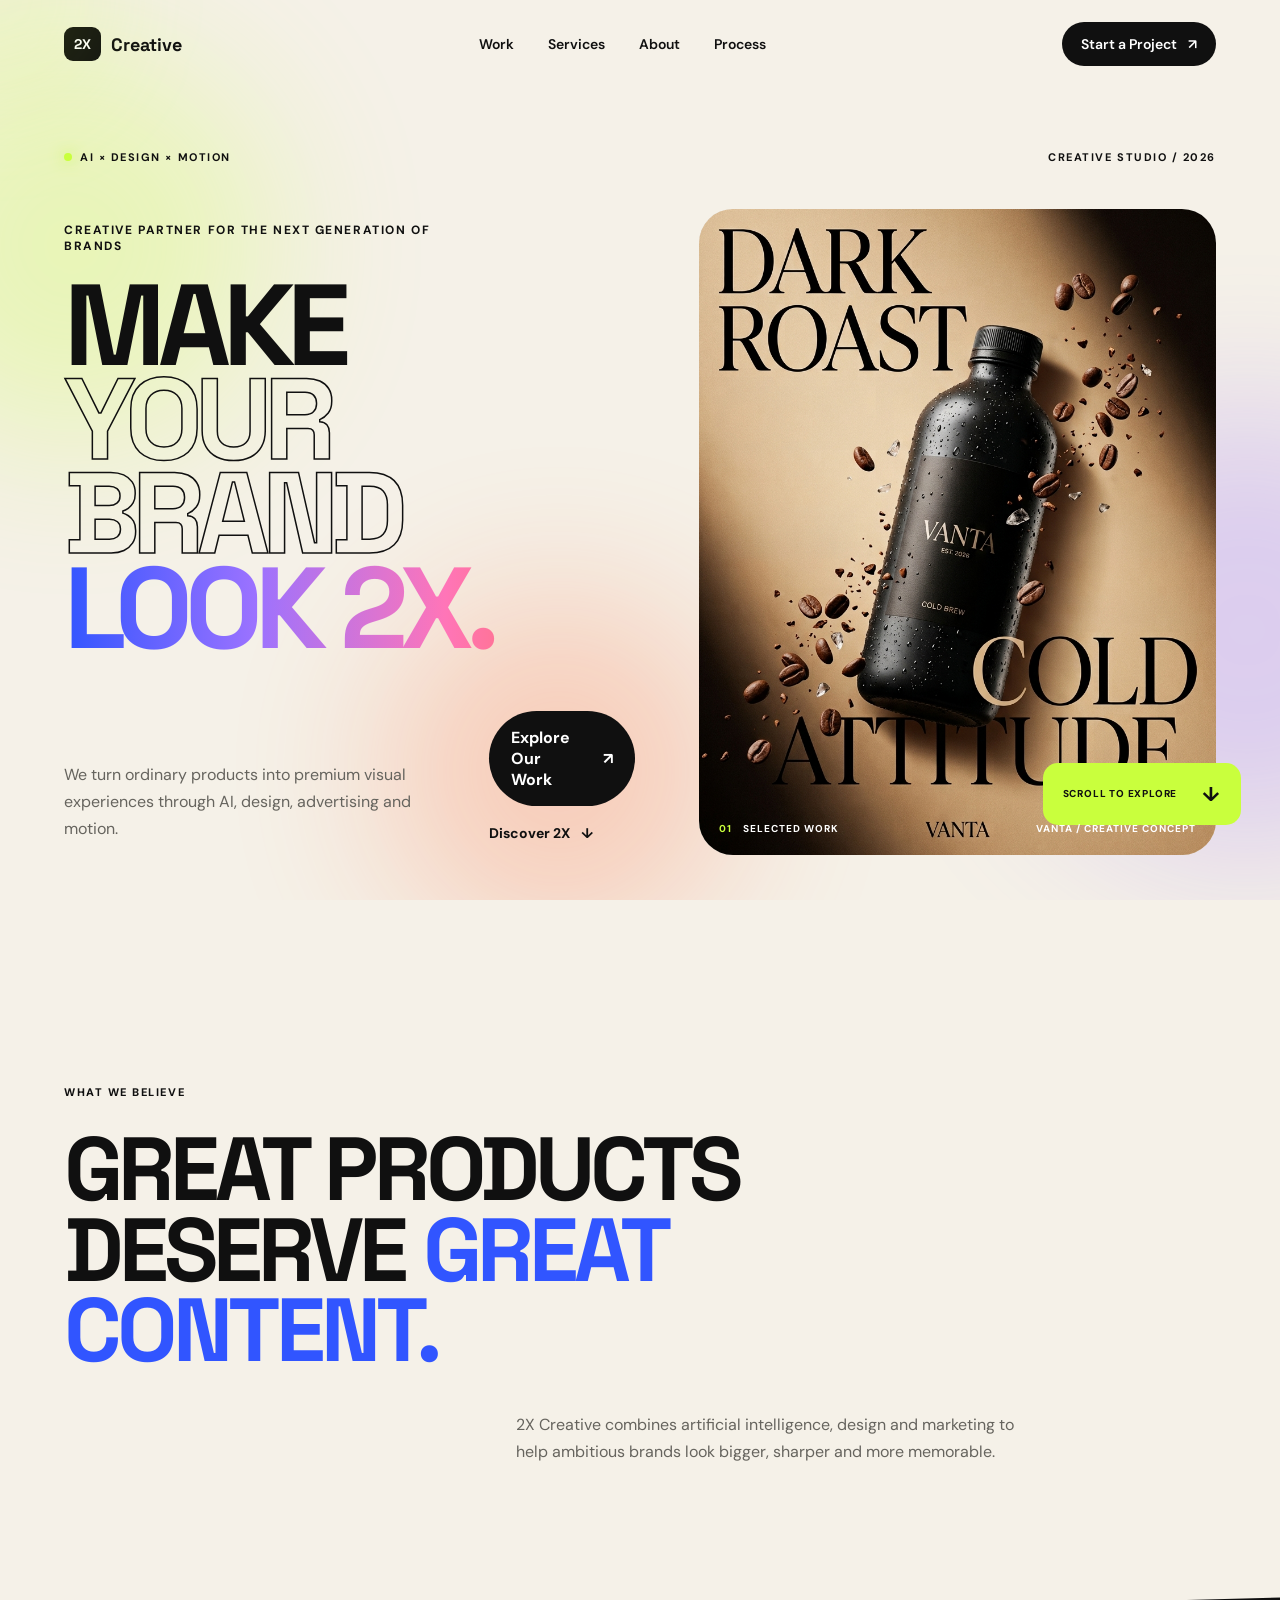
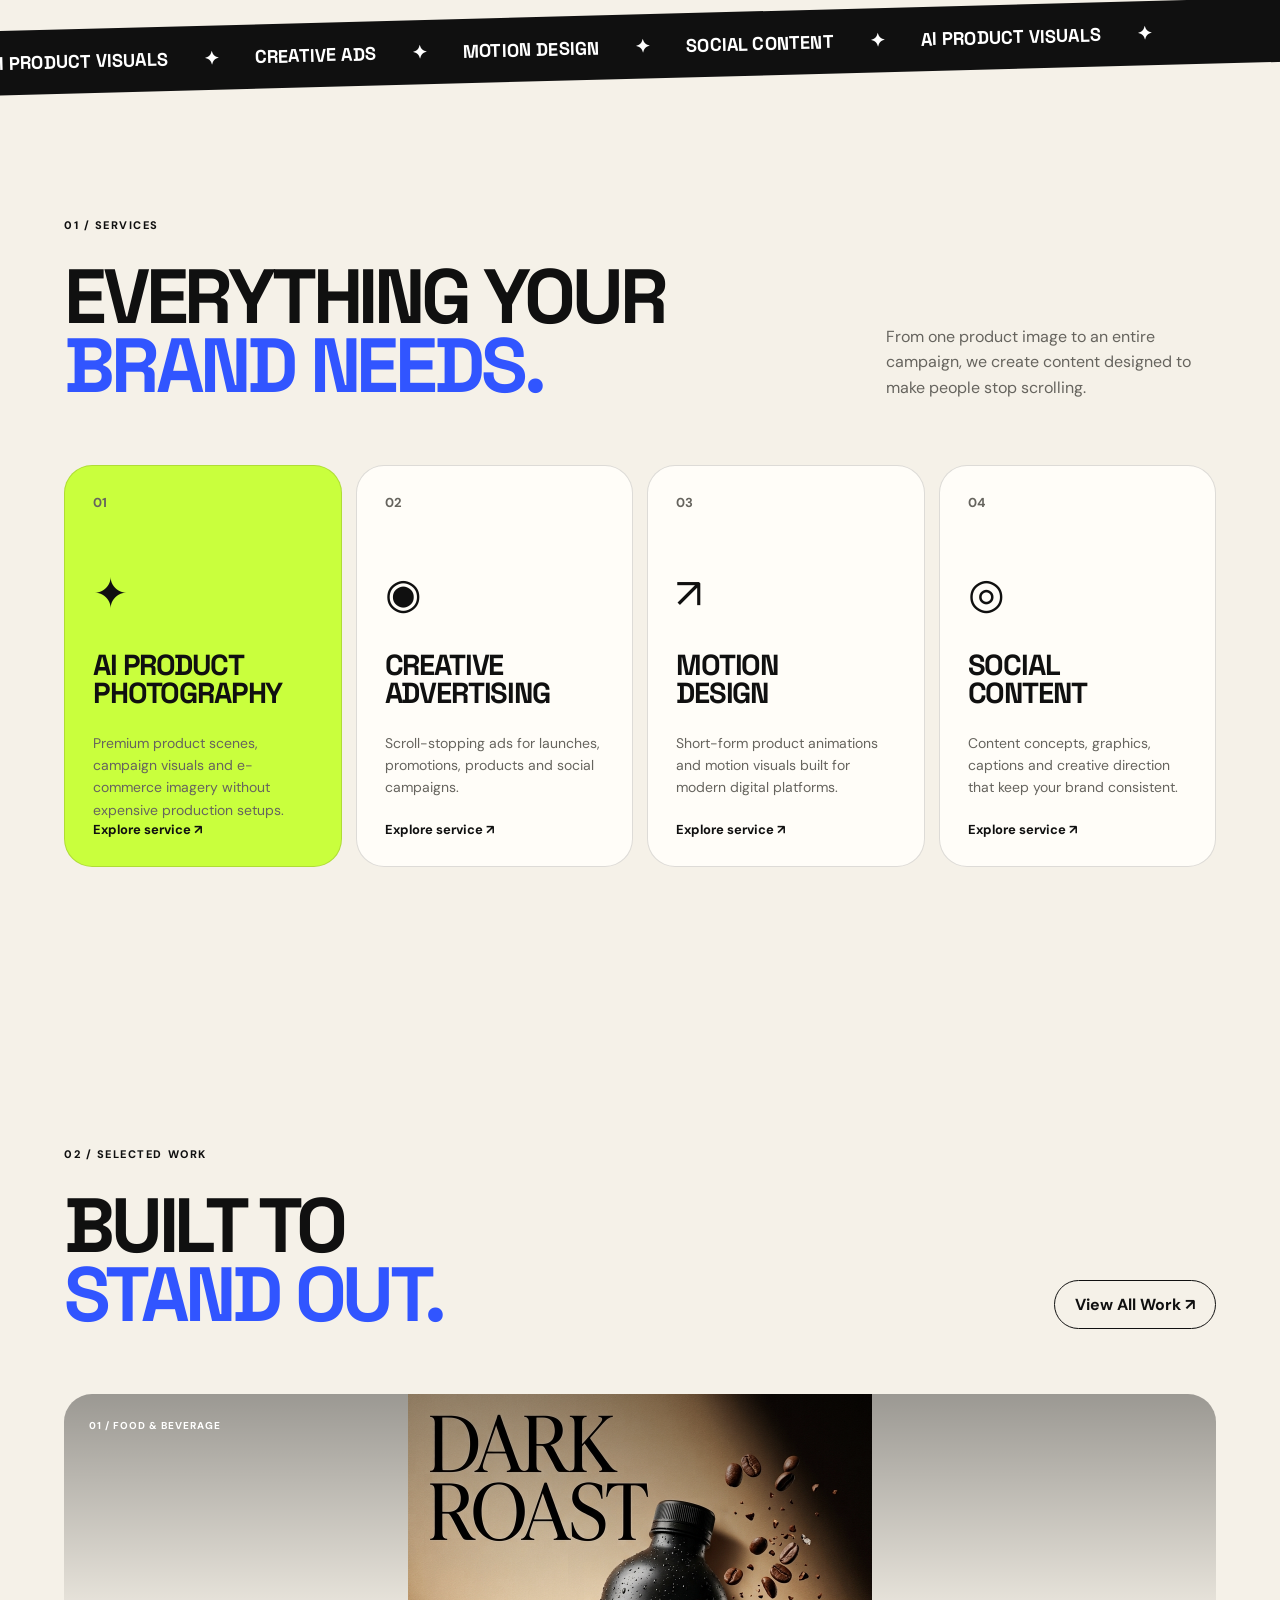
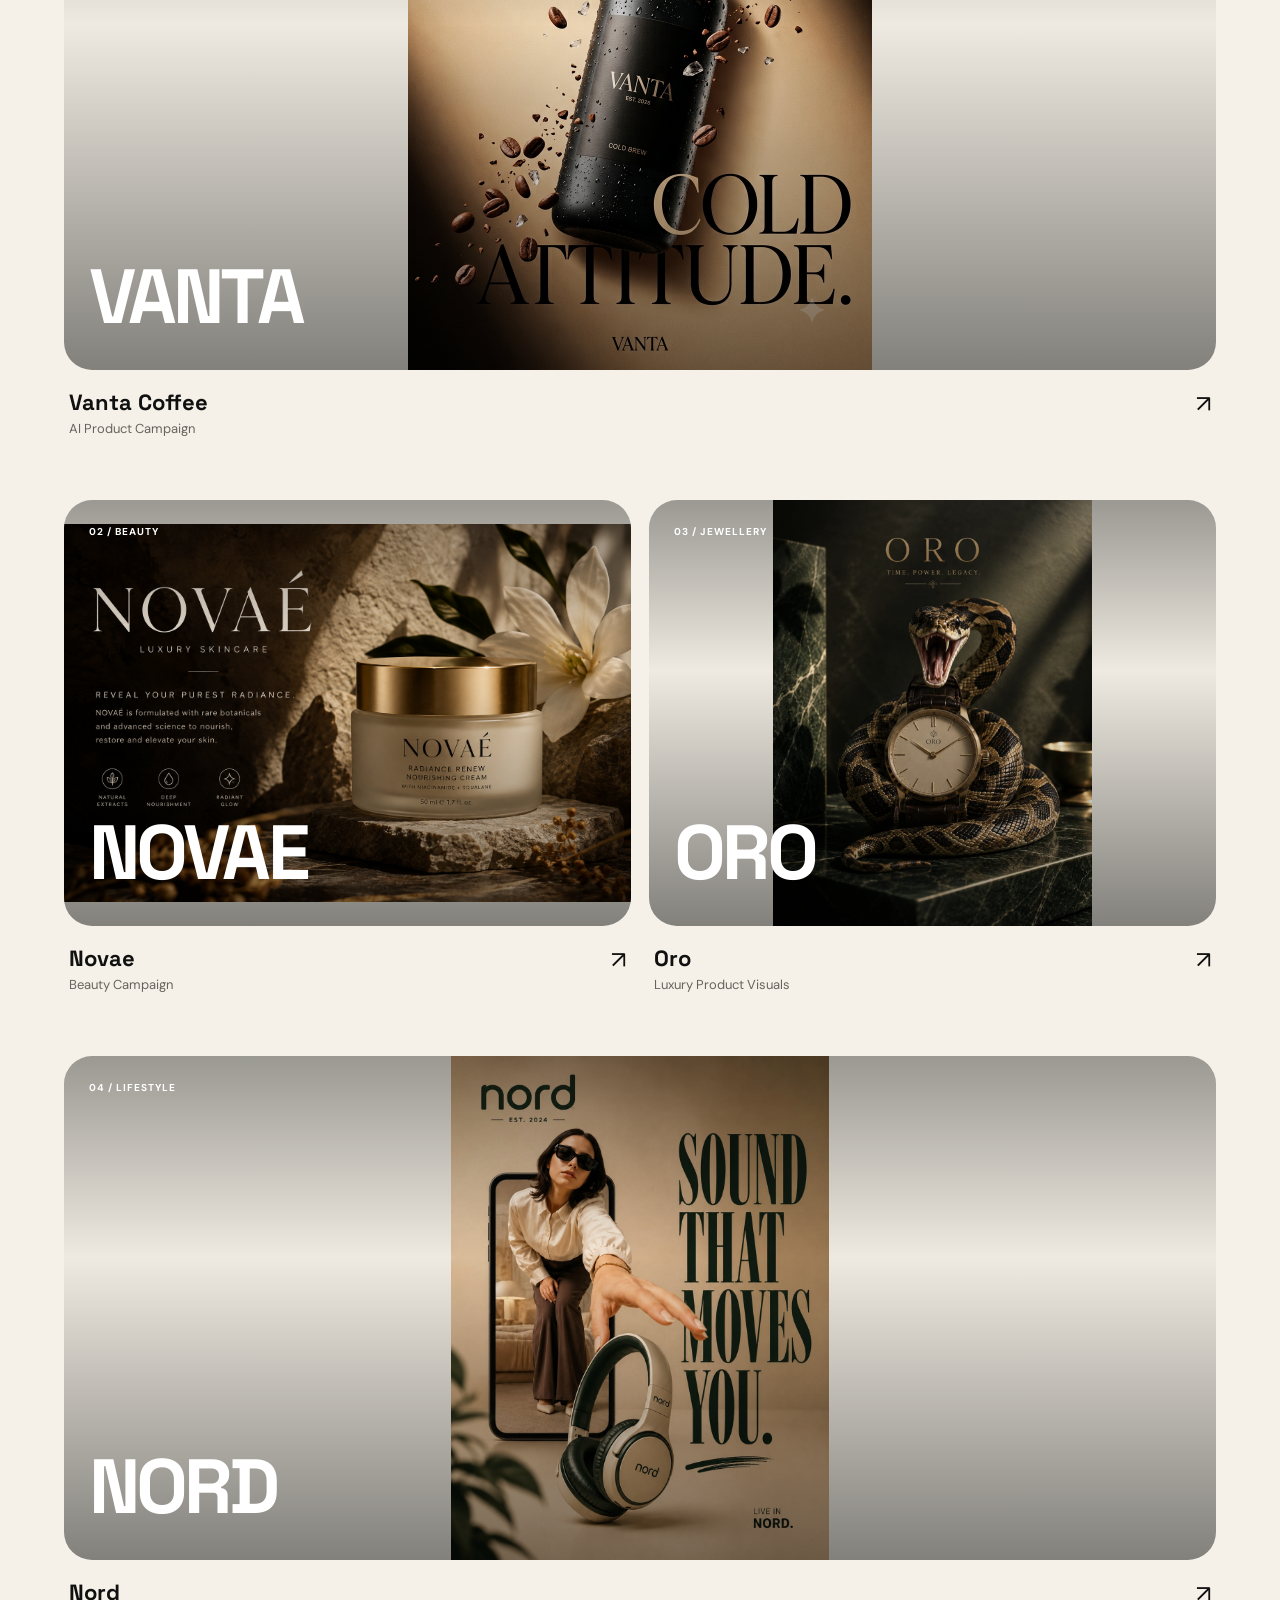
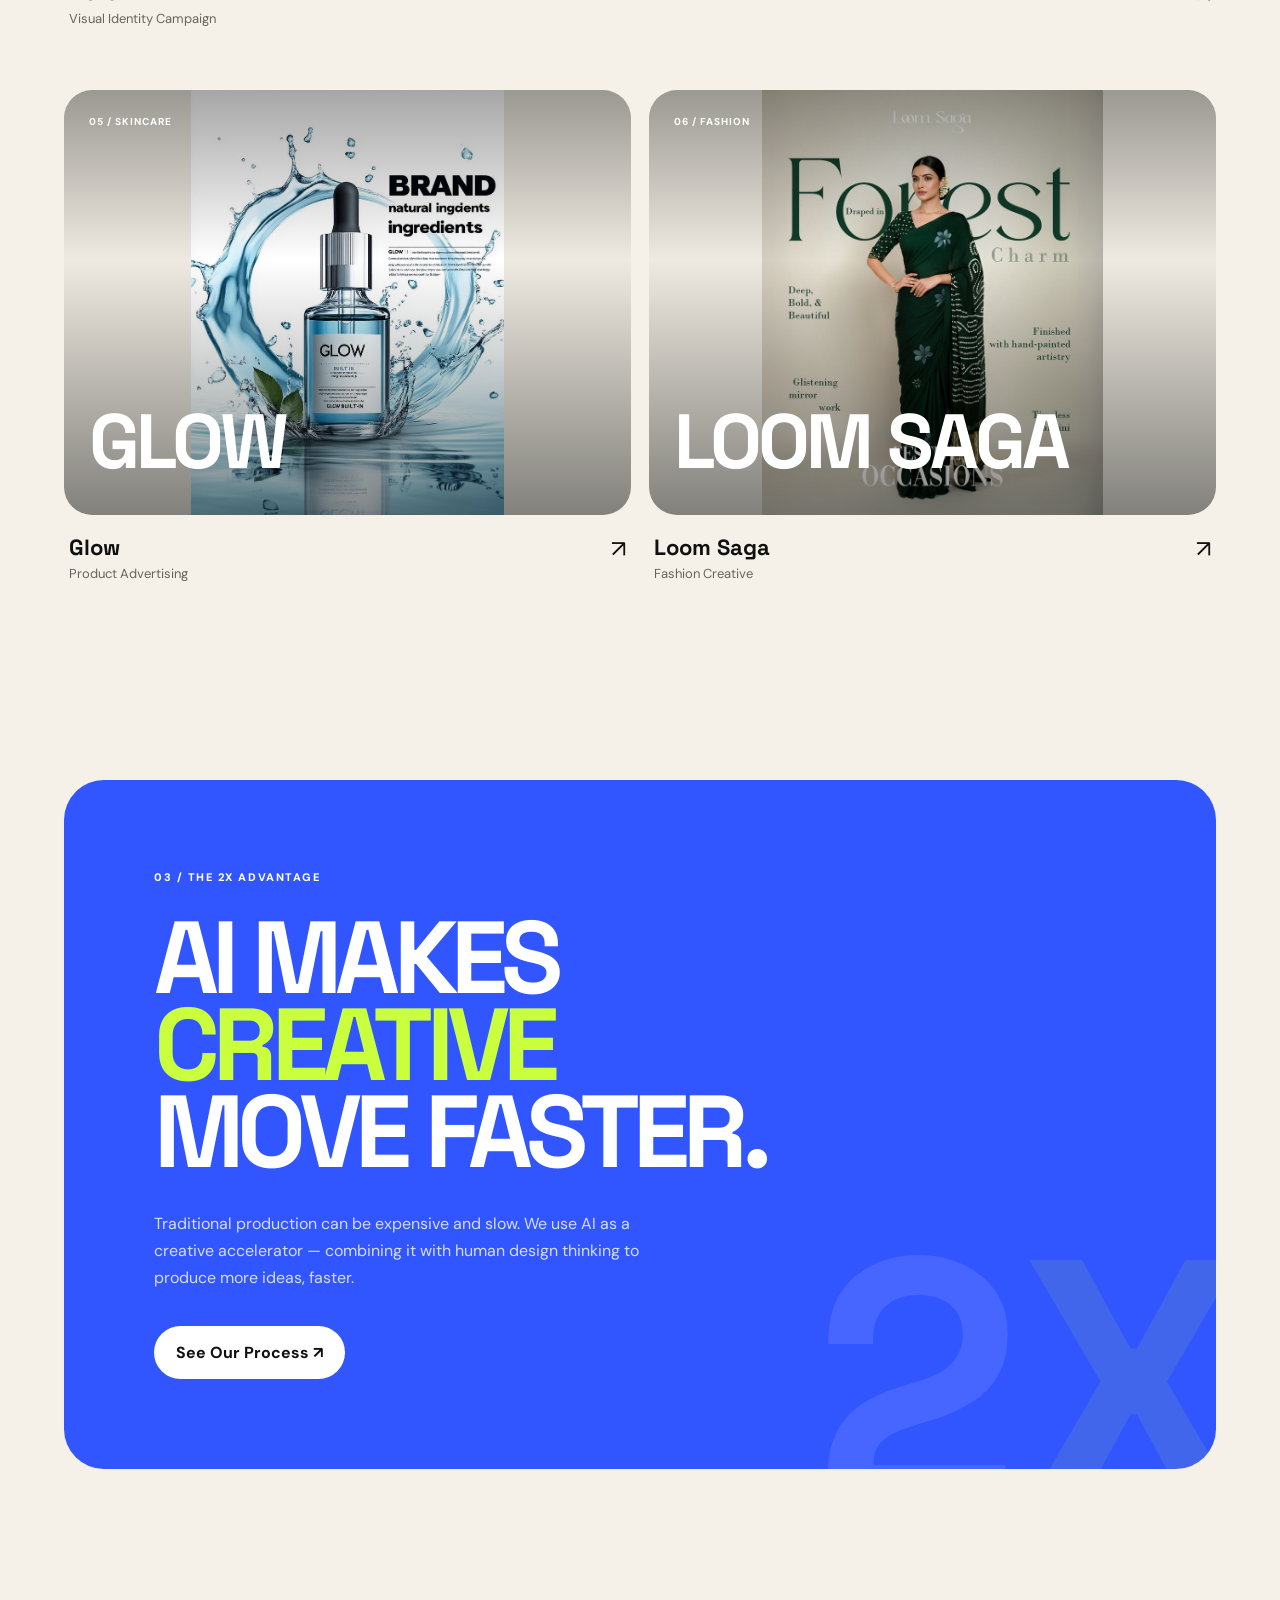
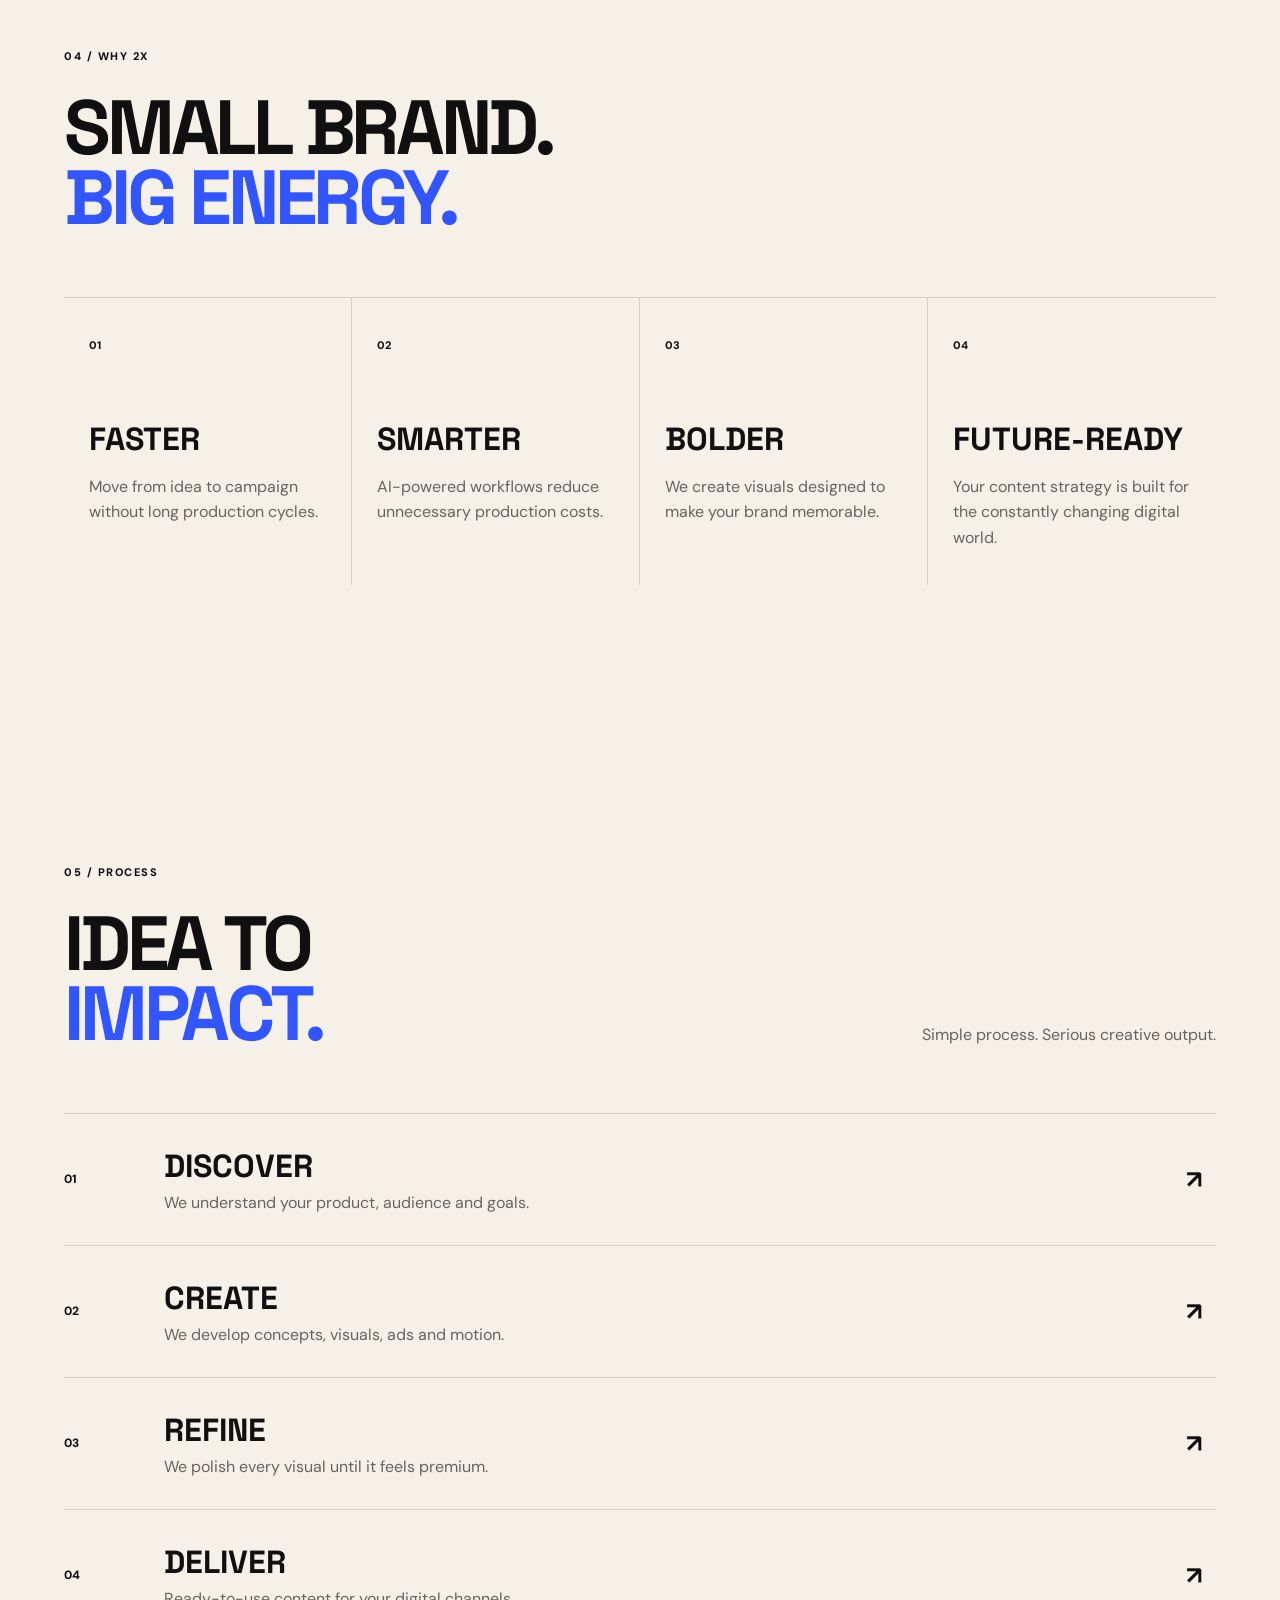
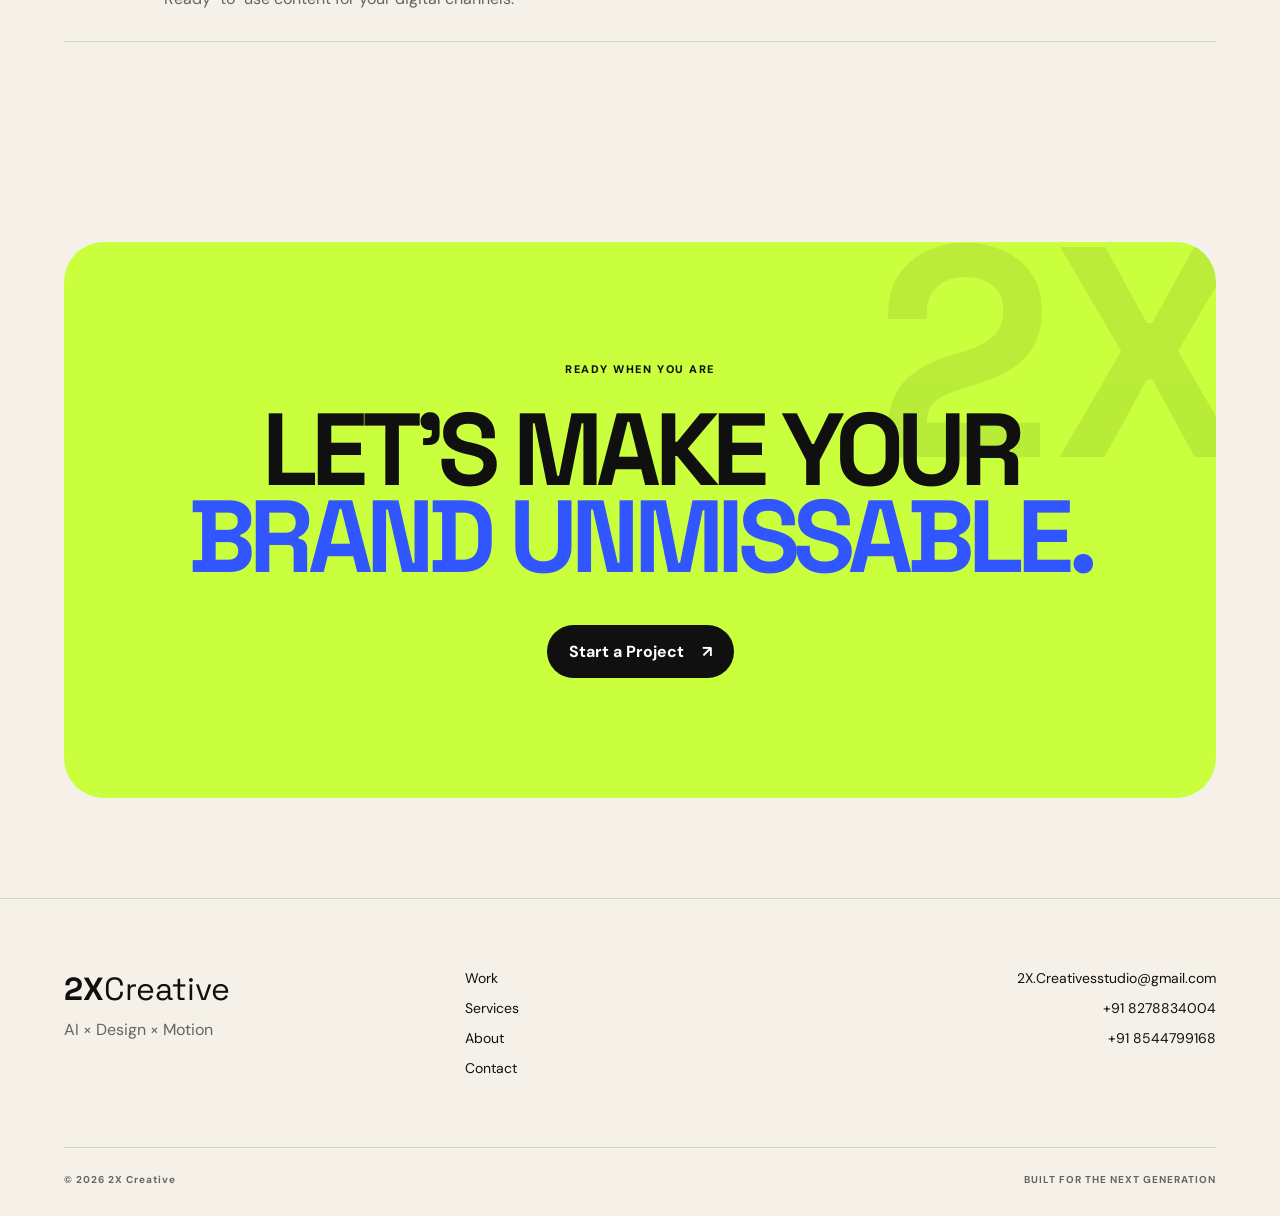
<file: index.html>
<!DOCTYPE html>
<html lang="en">
<head>
   <meta name="google-site-verification" content="paL6HZcwll6VGxbIEkYoNDpBROEu5Il5LwtCce_BXIw" /> 
    <meta charset="UTF-8">
    <meta name="viewport" content="width=device-width, initial-scale=1.0">

    <title>2X Creative — Make Your Brand Look 2X</title>
   <link rel="icon" type="image/png" href="favicon.png">

    <meta name="description"
        content="2X Creative creates premium AI-powered product visuals, advertising, motion and social content for ambitious brands.">

    <link rel="stylesheet" href="style.css">

    <link rel="preconnect" href="https://fonts.googleapis.com">
    <link rel="preconnect" href="https://fonts.gstatic.com" crossorigin>

    <link href="https://fonts.googleapis.com/css2?family=DM+Sans:wght@400;500;600;700&family=Space+Grotesk:wght@400;500;600;700&display=swap"
        rel="stylesheet">
</head>

<body>

<!-- BACKGROUND -->
<div class="page-bg">
    <div class="gradient-orb orb-one"></div>
    <div class="gradient-orb orb-two"></div>
    <div class="gradient-orb orb-three"></div>
</div>

<div class="cursor-glow"></div>


<!-- NAVBAR -->
<header class="navbar">

    <a href="index.html" class="brand">
        <span class="brand-mark">2X</span>
        <span class="brand-name">Creative</span>
    </a>

    <nav class="nav-links">
        <a href="Pages/work.html">Work</a>
        <a href="Pages/services.html">Services</a>
        <a href="Pages/about.html">About</a>
        <a href="Pages/process.html">Process</a>
    </nav>

    <a href="Pages/contact.html" class="nav-cta">
        Start a Project <span>↗</span>
    </a>

    <button class="menu-button" aria-label="Open menu">
        <span></span>
        <span></span>
    </button>

</header>


<!-- MOBILE MENU -->
<div class="mobile-menu">

    <a href="Pages/work.html">Work</a>
    <a href="Pages/services.html">Services</a>
    <a href="Pages/about.html">About</a>
    <a href="Pages/process.html">Process</a>
    <a href="Pages/contact.html">Start a Project ↗</a>

</div>


<main>

<!-- HERO -->
<section class="hero">

    <div class="hero-top">

        <div class="eyebrow">
            <span class="status-dot"></span>
            AI × DESIGN × MOTION
        </div>

        <div class="hero-location">
            CREATIVE STUDIO / 2026
        </div>

    </div>


    <div class="hero-main">

        <div class="hero-copy">

            <p class="hero-kicker">
                CREATIVE PARTNER FOR THE NEXT GENERATION OF BRANDS
            </p>

            <h1 class="hero-title">
                MAKE
                <span class="outline">YOUR BRAND</span>
                <span class="gradient-text">LOOK 2X.</span>
            </h1>


            <div class="hero-bottom">

                <p class="hero-description">
                    We turn ordinary products into premium visual experiences
                    through AI, design, advertising and motion.
                </p>

                <div class="hero-actions">

                    <a href="Pages/work.html" class="button button-dark">
                        Explore Our Work
                        <span>↗</span>
                    </a>

                    <a href="#services" class="text-link">
                        Discover 2X
                        <span>↓</span>
                    </a>

                </div>

            </div>

        </div>


        <!-- HERO IMAGE -->
        <div class="hero-visual">

            <div class="hero-image-frame">

                <img
                    src="Assets/vanta/hero.png"
                    alt="Vanta Coffee creative campaign"
                    class="hero-image"
                >

                <div class="image-label image-label-left">
                    <span>01</span>
                    SELECTED WORK
                </div>

                <div class="image-label image-label-right">
                    VANTA / CREATIVE CONCEPT
                </div>

            </div>


            <div class="hero-floating-card">
                <span>SCROLL TO EXPLORE</span>
                <span class="scroll-arrow">↓</span>
            </div>

        </div>

    </div>

</section>



<!-- BIG STATEMENT -->
<section class="statement reveal">

    <p class="section-label">WHAT WE BELIEVE</p>

    <h2>
        GREAT PRODUCTS
        DESERVE
        <span>GREAT CONTENT.</span>
    </h2>

    <p class="statement-description">
        2X Creative combines artificial intelligence, design and marketing
        to help ambitious brands look bigger, sharper and more memorable.
    </p>

</section>



<!-- MARQUEE -->
<section class="marquee">

    <div class="marquee-track">

        <span>AI PRODUCT VISUALS</span>
        <span>✦</span>
        <span>CREATIVE ADS</span>
        <span>✦</span>
        <span>MOTION DESIGN</span>
        <span>✦</span>
        <span>SOCIAL CONTENT</span>
        <span>✦</span>
        <span>AI PRODUCT VISUALS</span>
        <span>✦</span>

    </div>

</section>



<!-- SERVICES -->
<section class="services-section reveal" id="services">

    <div class="section-heading">

        <div>
            <p class="section-label">01 / SERVICES</p>

            <h2>
                EVERYTHING YOUR
                <span>BRAND NEEDS.</span>
            </h2>
        </div>

        <p class="section-side-text">
            From one product image to an entire campaign,
            we create content designed to make people stop scrolling.
        </p>

    </div>


    <div class="services-grid">

        <article class="service-card service-card-large">

            <div class="service-number">01</div>

            <div class="service-icon">✦</div>

            <h3>AI PRODUCT<br>PHOTOGRAPHY</h3>

            <p>
                Premium product scenes, campaign visuals and
                e-commerce imagery without expensive production setups.
            </p>

            <a href="Pages/services.html">
                Explore service ↗
            </a>

        </article>


        <article class="service-card">

            <div class="service-number">02</div>

            <div class="service-icon">◉</div>

            <h3>CREATIVE<br>ADVERTISING</h3>

            <p>
                Scroll-stopping ads for launches, promotions,
                products and social campaigns.
            </p>

            <a href="Pages/services.html">
                Explore service ↗
            </a>

        </article>


        <article class="service-card">

            <div class="service-number">03</div>

            <div class="service-icon">↗</div>

            <h3>MOTION<br>DESIGN</h3>

            <p>
                Short-form product animations and motion visuals
                built for modern digital platforms.
            </p>

            <a href="Pages/services.html">
                Explore service ↗
            </a>

        </article>


        <article class="service-card">

            <div class="service-number">04</div>

            <div class="service-icon">◎</div>

            <h3>SOCIAL<br>CONTENT</h3>

            <p>
                Content concepts, graphics, captions and creative
                direction that keep your brand consistent.
            </p>

            <a href="Pages/services.html">
                Explore service ↗
            </a>

        </article>

    </div>

</section>



<!-- WORK -->
<section class="work-section reveal">

    <div class="section-heading">

        <div>
            <p class="section-label">02 / SELECTED WORK</p>

            <h2>
                BUILT TO
                <span>STAND OUT.</span>
            </h2>
        </div>

        <a href="Pages/work.html" class="outline-button">
            View All Work ↗
        </a>

    </div>


    <div class="portfolio-grid">


        <!-- VANTA -->
        <a href="Pages/Vanta.html" class="portfolio-card portfolio-large">

            <div class="portfolio-image">

                <img
                    src="Assets/vanta/hero.png"
                    alt="Vanta Coffee campaign"
                >

                <div class="portfolio-overlay">

                    <span>01 / FOOD & BEVERAGE</span>

                    <strong>VANTA</strong>

                </div>

            </div>

            <div class="portfolio-info">

                <div>
                    <h3>Vanta Coffee</h3>
                    <p>AI Product Campaign</p>
                </div>

                <span>↗</span>

            </div>

        </a>



        <!-- NOVAE -->
        <a href="Pages/novae.html" class="portfolio-card">

            <div class="portfolio-image">

                <img
                    src="Assets/novae/hero.png"
                    alt="Novae campaign"
                >

                <div class="portfolio-overlay">

                    <span>02 / BEAUTY</span>

                    <strong>NOVAE</strong>

                </div>

            </div>

            <div class="portfolio-info">

                <div>
                    <h3>Novae</h3>
                    <p>Beauty Campaign</p>
                </div>

                <span>↗</span>

            </div>

        </a>



        <!-- ORO -->
        <a href="Pages/Oro.html" class="portfolio-card">

            <div class="portfolio-image">

                <img
                    src="Assets/oro/ORO.jpeg"
                    alt="Oro campaign"
                >

                <div class="portfolio-overlay">

                    <span>03 / JEWELLERY</span>

                    <strong>ORO</strong>

                </div>

            </div>

            <div class="portfolio-info">

                <div>
                    <h3>Oro</h3>
                    <p>Luxury Product Visuals</p>
                </div>

                <span>↗</span>

            </div>

        </a>



        <!-- NORD -->
        <a href="Pages/Nord.html" class="portfolio-card portfolio-wide">

            <div class="portfolio-image">

                <img
                    src="Assets/nord/hero.jpeg"
                    alt="Nord campaign"
                >

                <div class="portfolio-overlay">

                    <span>04 / LIFESTYLE</span>

                    <strong>NORD</strong>

                </div>

            </div>

            <div class="portfolio-info">

                <div>
                    <h3>Nord</h3>
                    <p>Visual Identity Campaign</p>
                </div>

                <span>↗</span>

            </div>

        </a>



        <!-- GLOW -->
        <a href="Pages/Glow.html" class="portfolio-card">

            <div class="portfolio-image">

                <img
                    src="Assets/glow/hero.jpg"
                    alt="Glow campaign"
                >

                <div class="portfolio-overlay">

                    <span>05 / SKINCARE</span>

                    <strong>GLOW</strong>

                </div>

            </div>

            <div class="portfolio-info">

                <div>
                    <h3>Glow</h3>
                    <p>Product Advertising</p>
                </div>

                <span>↗</span>

            </div>

        </a>



        <!-- LOOM SAGA -->
        <a href="Pages/Loom saga.html" class="portfolio-card">

            <div class="portfolio-image">

                <img
                    src="Assets/loom saga/hero.jpg"
                    alt="Loom Saga campaign"
                >

                <div class="portfolio-overlay">

                    <span>06 / FASHION</span>

                    <strong>LOOM SAGA</strong>

                </div>

            </div>

            <div class="portfolio-info">

                <div>
                    <h3>Loom Saga</h3>
                    <p>Fashion Creative</p>
                </div>

                <span>↗</span>

            </div>

        </a>

    </div>

</section>



<!-- AI ADVANTAGE -->
<section class="ai-section reveal">

    <div class="ai-content">

        <p class="section-label">03 / THE 2X ADVANTAGE</p>

        <h2>
            AI MAKES
            <span>CREATIVE</span>
            MOVE FASTER.
        </h2>

        <p>
            Traditional production can be expensive and slow.
            We use AI as a creative accelerator — combining it with
            human design thinking to produce more ideas, faster.
        </p>

        <a href="Pages/process.html" class="button button-light">
            See Our Process ↗
        </a>

    </div>


    <div class="ai-number">
        2<span>X</span>
    </div>

</section>



<!-- WHY 2X -->
<section class="why-section reveal">

    <div class="section-heading">

        <div>
            <p class="section-label">04 / WHY 2X</p>

            <h2>
                SMALL BRAND.
                <span>BIG ENERGY.</span>
            </h2>
        </div>

    </div>


    <div class="why-grid">

        <div class="why-card">

            <span>01</span>

            <h3>FASTER</h3>

            <p>
                Move from idea to campaign without long production cycles.
            </p>

        </div>


        <div class="why-card">

            <span>02</span>

            <h3>SMARTER</h3>

            <p>
                AI-powered workflows reduce unnecessary production costs.
            </p>

        </div>


        <div class="why-card">

            <span>03</span>

            <h3>BOLDER</h3>

            <p>
                We create visuals designed to make your brand memorable.
            </p>

        </div>


        <div class="why-card">

            <span>04</span>

            <h3>FUTURE-READY</h3>

            <p>
                Your content strategy is built for the constantly changing
                digital world.
            </p>

        </div>

    </div>

</section>



<!-- PROCESS -->
<section class="process-section reveal">

    <div class="section-heading">

        <div>
            <p class="section-label">05 / PROCESS</p>

            <h2>
                IDEA TO
                <span>IMPACT.</span>
            </h2>
        </div>

        <p class="section-side-text">
            Simple process. Serious creative output.
        </p>

    </div>


    <div class="process-list">

        <div class="process-item">

            <span>01</span>

            <div>
                <h3>DISCOVER</h3>
                <p>
                    We understand your product, audience and goals.
                </p>
            </div>

            <strong>↗</strong>

        </div>


        <div class="process-item">

            <span>02</span>

            <div>
                <h3>CREATE</h3>
                <p>
                    We develop concepts, visuals, ads and motion.
                </p>
            </div>

            <strong>↗</strong>

        </div>


        <div class="process-item">

            <span>03</span>

            <div>
                <h3>REFINE</h3>
                <p>
                    We polish every visual until it feels premium.
                </p>
            </div>

            <strong>↗</strong>

        </div>


        <div class="process-item">

            <span>04</span>

            <div>
                <h3>DELIVER</h3>
                <p>
                    Ready-to-use content for your digital channels.
                </p>
            </div>

            <strong>↗</strong>

        </div>

    </div>

</section>



<!-- CTA -->
<section class="final-cta reveal">

    <div class="cta-decoration">2X</div>

    <p class="section-label">READY WHEN YOU ARE</p>

    <h2>
        LET'S MAKE YOUR
        <span>BRAND UNMISSABLE.</span>
    </h2>

    <a href="Pages/contact.html" class="button button-dark">
        Start a Project
        <span>↗</span>
    </a>

</section>

</main>



<!-- FOOTER -->
<footer class="footer">

    <div class="footer-top">

        <div>

            <div class="footer-brand">
                2X<span>Creative</span>
            </div>

            <p>
                AI × Design × Motion
            </p>

        </div>


        <div class="footer-links">

            <a href="Pages/work.html">Work</a>
            <a href="Pages/services.html">Services</a>
            <a href="Pages/about.html">About</a>
            <a href="Pages/contact.html">Contact</a>

        </div>


        <div class="footer-contact">

            <a href="mailto:2X.Creativesstudio@gmail.com">
                2X.Creativesstudio@gmail.com
            </a>

            <a href="tel:8278834004">
                +91 8278834004
            </a>
            <a href="tel:8544799168">
                +91 8544799168
            </a>

        </div>

    </div>


    <div class="footer-bottom">

        <span>
            © <span id="year"></span> 2X Creative
        </span>

        <span>
            BUILT FOR THE NEXT GENERATION
        </span>

    </div>

</footer>


<script src="script.js"></script>

</body>
</html>
</file>
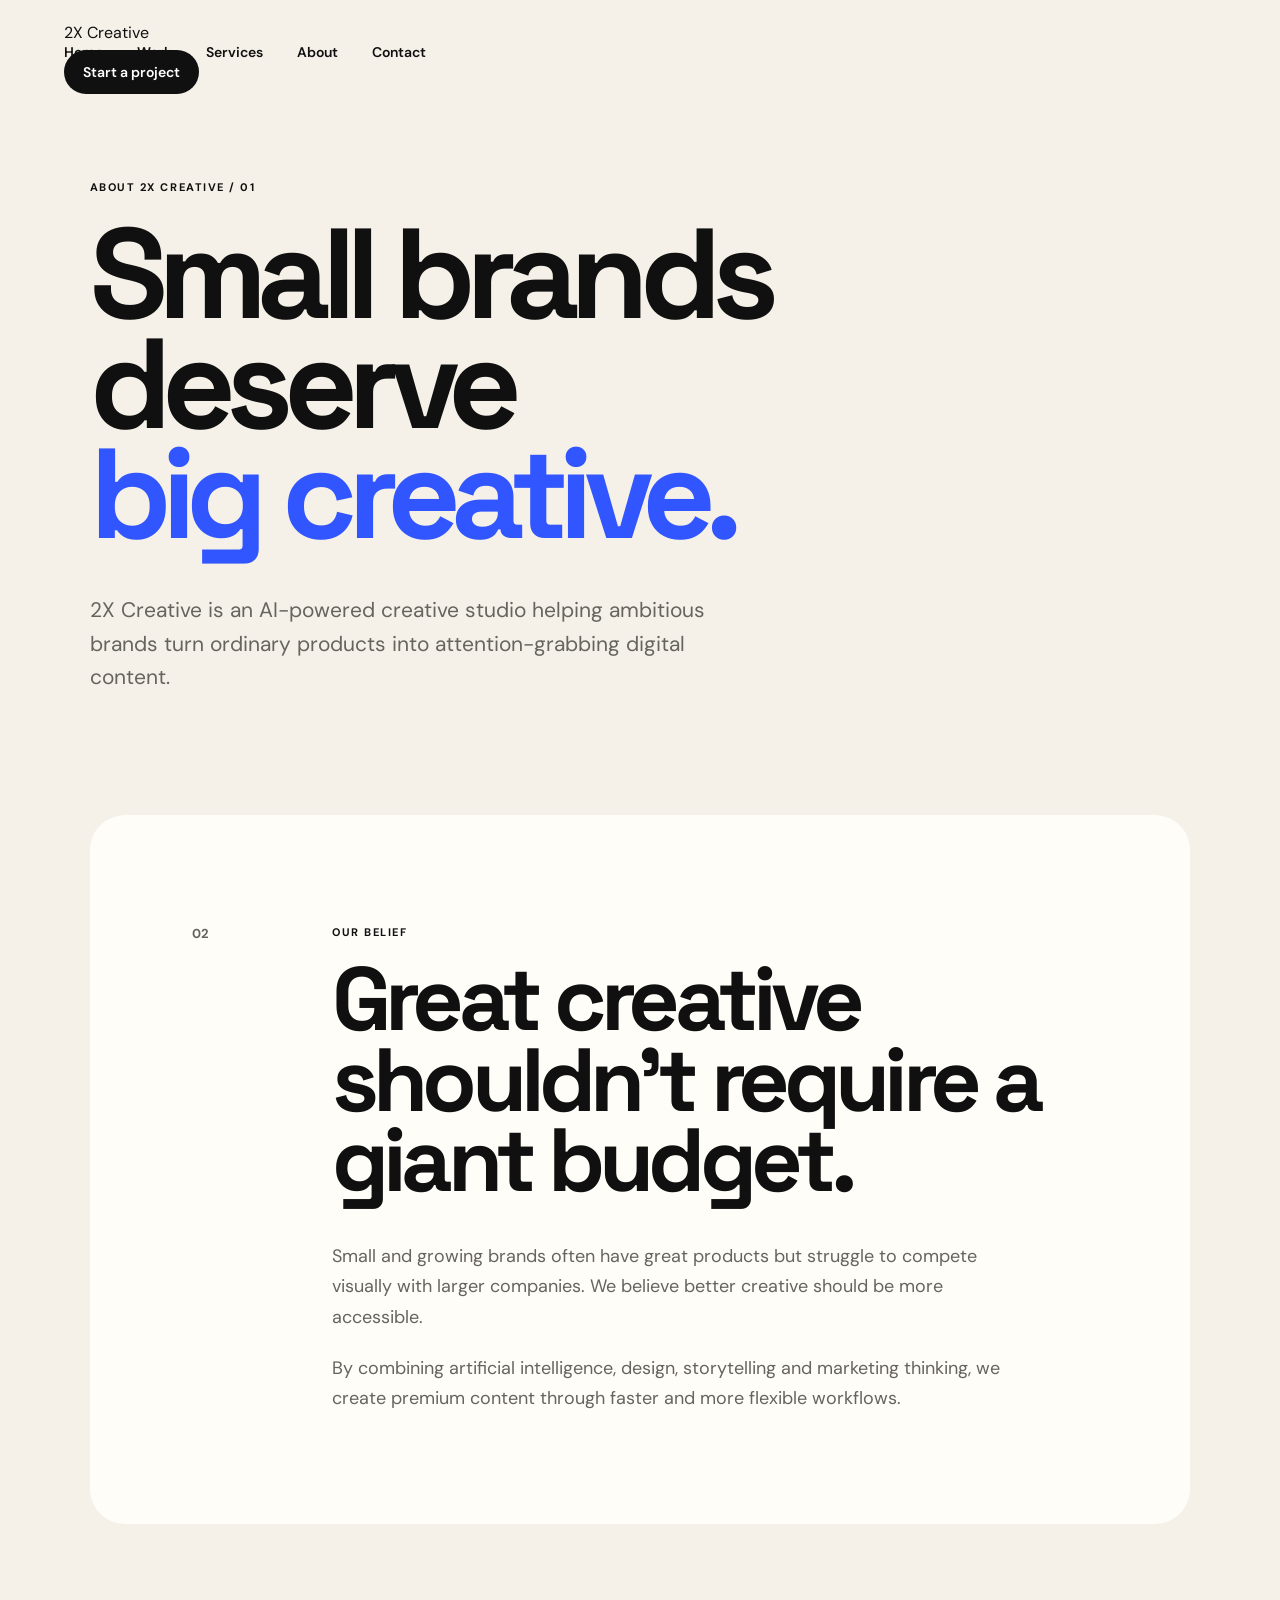
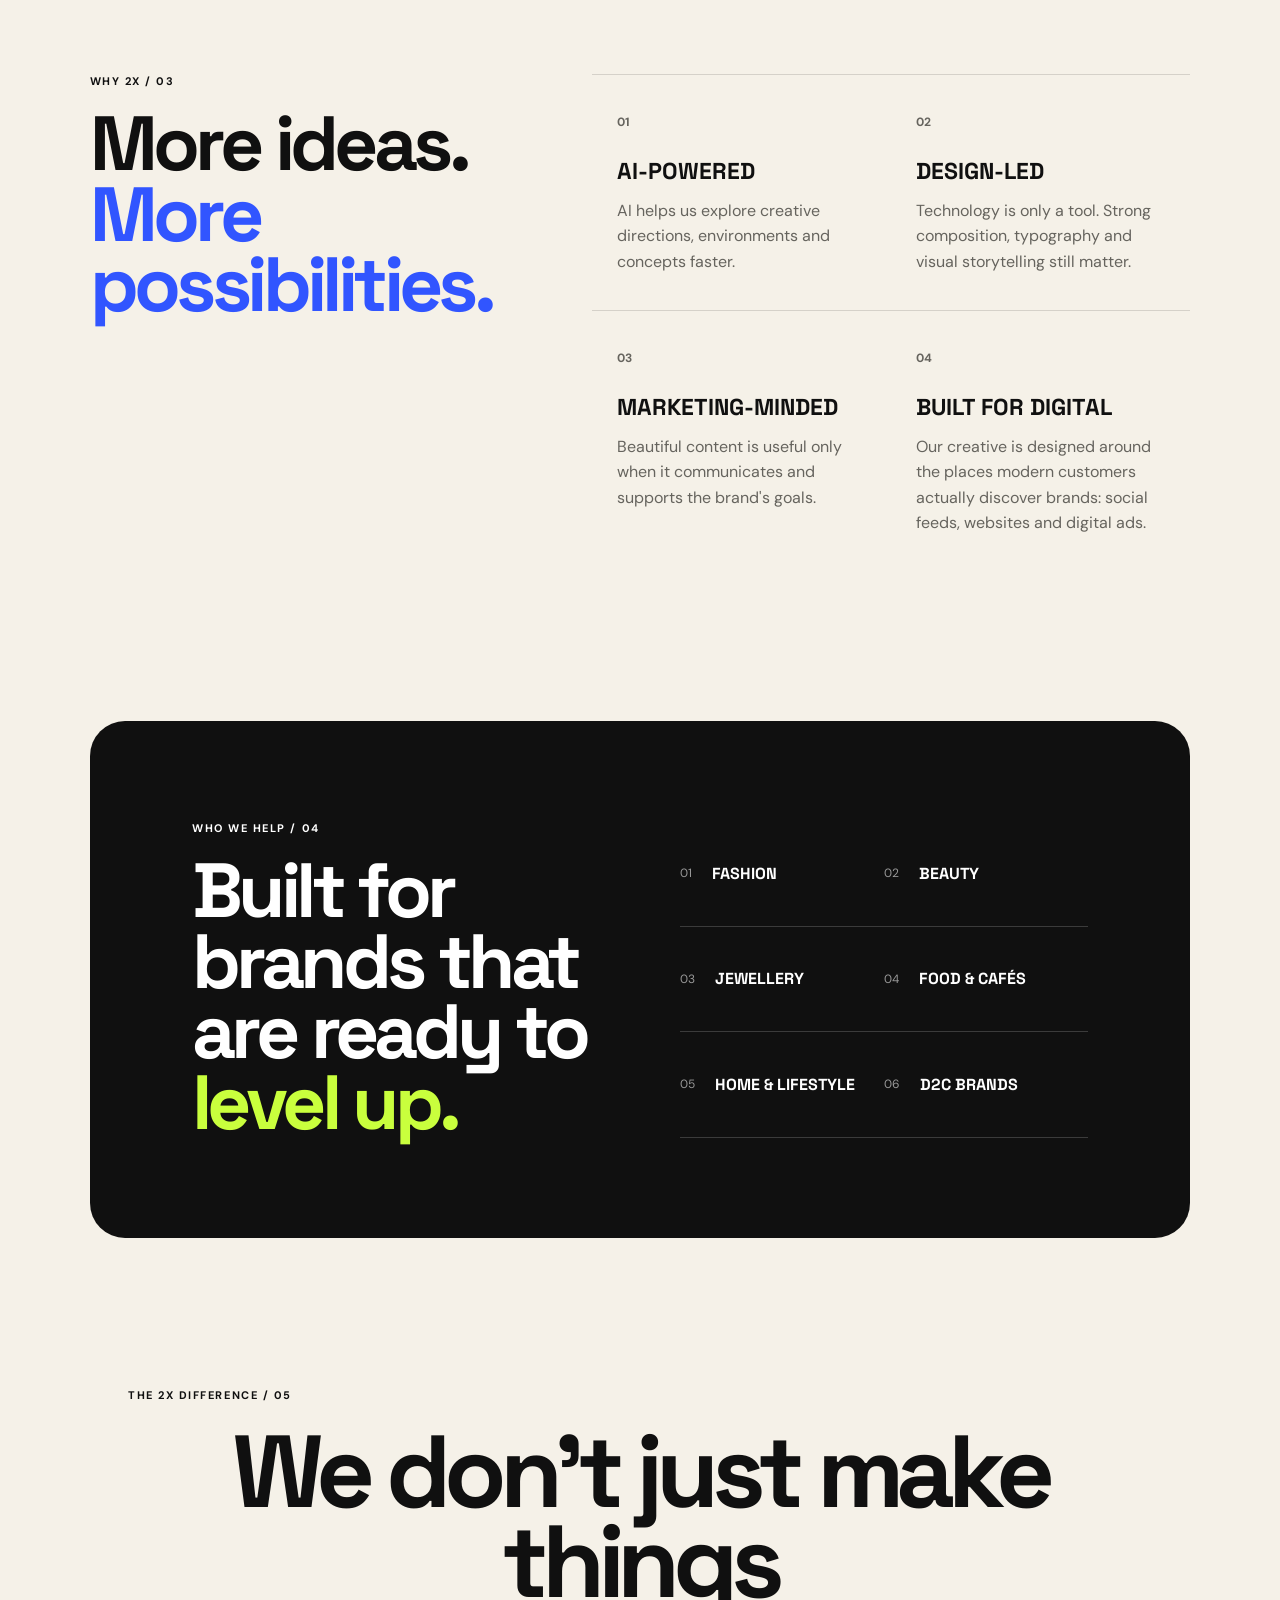
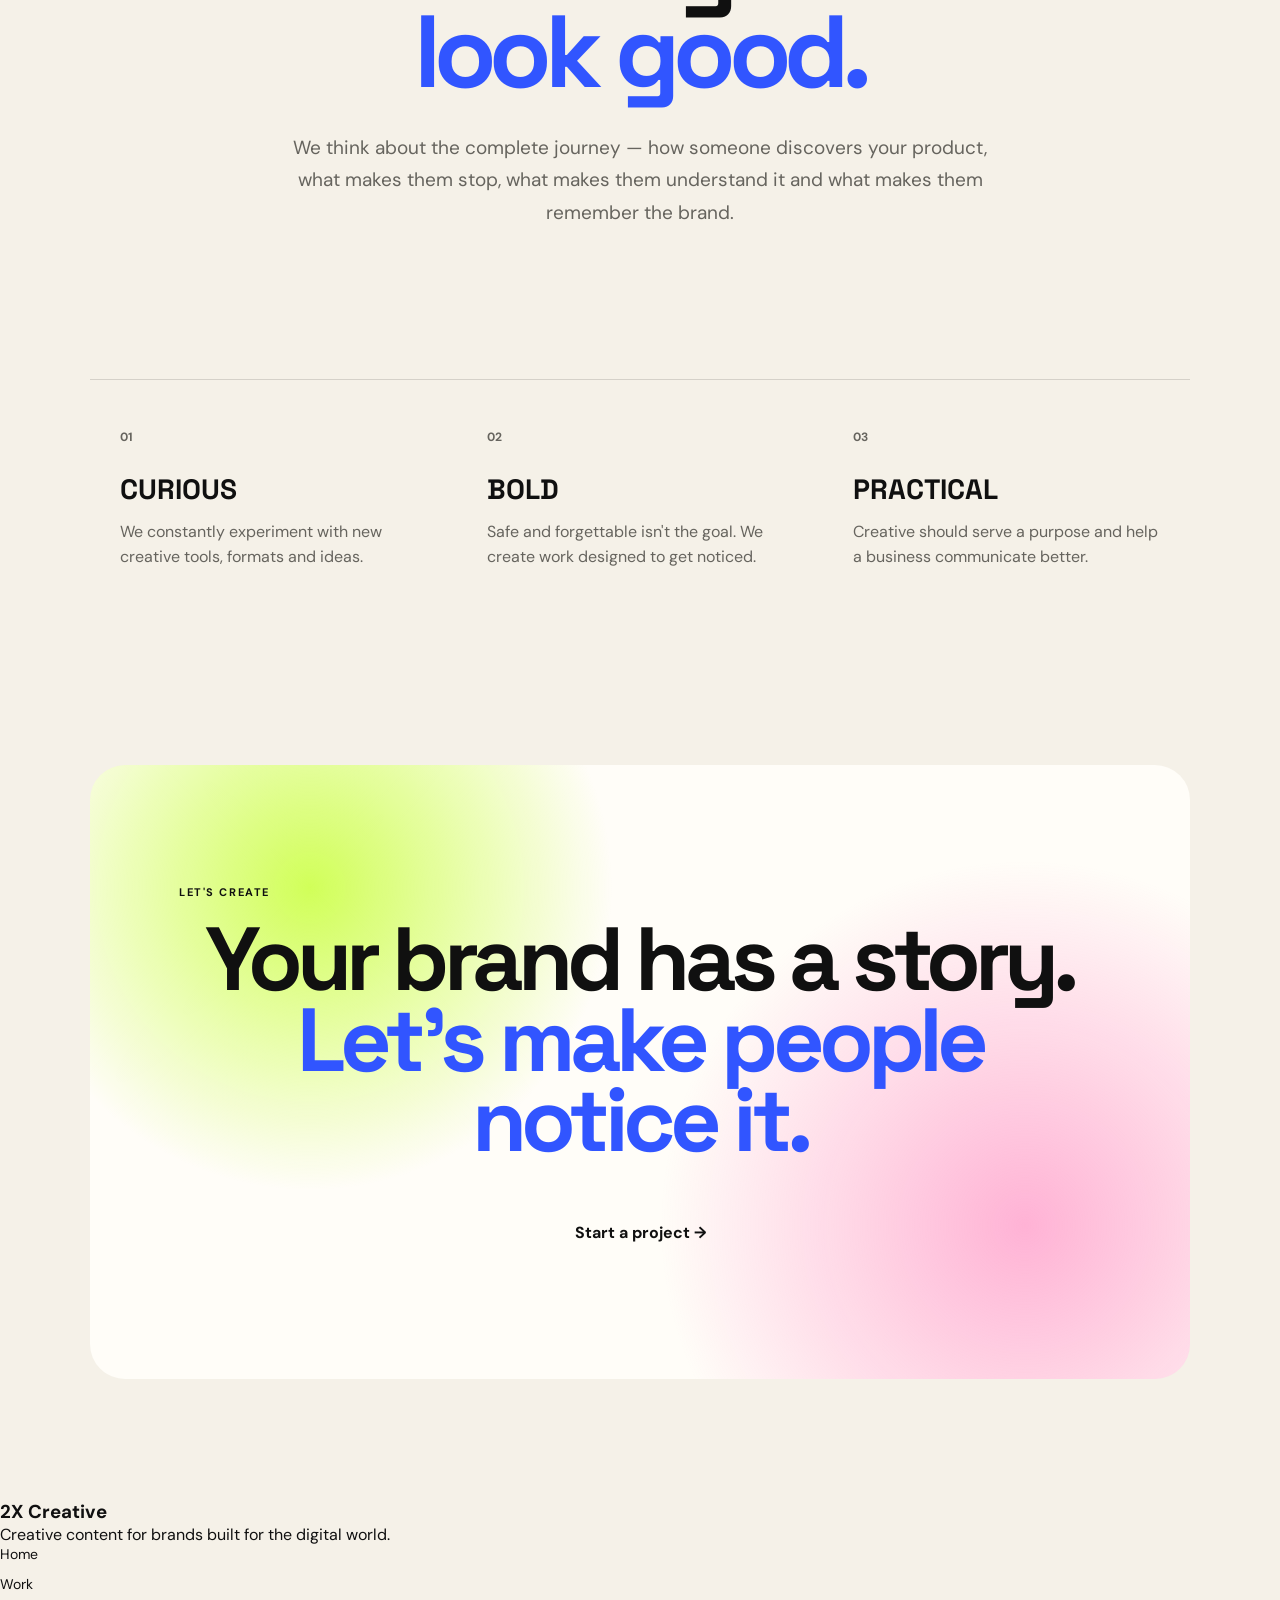
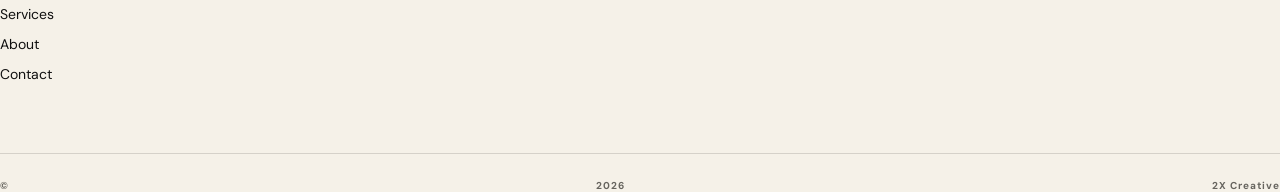
<file: Pages/about.html>
<!DOCTYPE html>
<html lang="en">
<head>
    <meta charset="UTF-8">
    <meta name="viewport" content="width=device-width, initial-scale=1.0">

    <title>About — 2X Creative</title>

    <link rel="stylesheet" href="../style.css">

    <link rel="preconnect" href="https://fonts.googleapis.com">
    <link rel="preconnect" href="https://fonts.gstatic.com" crossorigin">

    <link href="https://fonts.googleapis.com/css2?family=DM+Sans:wght@400;500;600;700&family=Space+Grotesk:wght@400;500;600;700&display=swap" rel="stylesheet">
</head>

<body>

<header class="navbar">

    <div class="nav-inner">

        <a href="../index.html" class="nav-brand">
            2X Creative
        </a>

        <nav class="nav-links">
            <a href="../index.html">Home</a>
            <a href="work.html">Work</a>
            <a href="services.html">Services</a>
            <a href="about.html" class="active">About</a>
            <a href="contact.html">Contact</a>
        </nav>

        <a href="contact.html" class="nav-cta">
            Start a project
        </a>

    </div>

</header>


<main>

    <!-- HERO -->

    <section class="about-hero">

        <p class="eyebrow">
            ABOUT 2X CREATIVE / 01
        </p>

        <h1>
            Small brands
            deserve
            <span>big creative.</span>
        </h1>

        <p>
            2X Creative is an AI-powered creative studio helping
            ambitious brands turn ordinary products into
            attention-grabbing digital content.
        </p>

    </section>


    <!-- BIG STATEMENT -->

    <section class="about-statement">

        <div class="about-statement-number">
            02
        </div>

        <div>

            <p class="eyebrow">
                OUR BELIEF
            </p>

            <h2>
                Great creative
                shouldn't require
                a giant budget.
            </h2>

            <p>
                Small and growing brands often have great products
                but struggle to compete visually with larger
                companies.

                We believe better creative should be more
                accessible.
            </p>

            <p>
                By combining artificial intelligence, design,
                storytelling and marketing thinking, we create
                premium content through faster and more flexible
                workflows.
            </p>

        </div>

    </section>


    <!-- WHY 2X -->

    <section class="about-grid">

        <div class="about-grid-heading">

            <p class="eyebrow">
                WHY 2X / 03
            </p>

            <h2>
                More ideas.
                <span>More possibilities.</span>
            </h2>

        </div>


        <div class="about-points">

            <article>

                <span>01</span>

                <h3>
                    AI-POWERED
                </h3>

                <p>
                    AI helps us explore creative directions,
                    environments and concepts faster.
                </p>

            </article>


            <article>

                <span>02</span>

                <h3>
                    DESIGN-LED
                </h3>

                <p>
                    Technology is only a tool. Strong
                    composition, typography and visual
                    storytelling still matter.
                </p>

            </article>


            <article>

                <span>03</span>

                <h3>
                    MARKETING-MINDED
                </h3>

                <p>
                    Beautiful content is useful only when
                    it communicates and supports the brand's goals.
                </p>

            </article>


            <article>

                <span>04</span>

                <h3>
                    BUILT FOR DIGITAL
                </h3>

                <p>
                    Our creative is designed around the places
                    modern customers actually discover brands:
                    social feeds, websites and digital ads.
                </p>

            </article>

        </div>

    </section>


    <!-- WHO WE HELP -->

    <section class="about-audience">

        <div>

            <p class="eyebrow">
                WHO WE HELP / 04
            </p>

            <h2>
                Built for brands
                that are ready to
                <span>level up.</span>
            </h2>

        </div>


        <div class="audience-list">

            <div>
                <span>01</span>
                <strong>FASHION</strong>
            </div>

            <div>
                <span>02</span>
                <strong>BEAUTY</strong>
            </div>

            <div>
                <span>03</span>
                <strong>JEWELLERY</strong>
            </div>

            <div>
                <span>04</span>
                <strong>FOOD & CAFÉS</strong>
            </div>

            <div>
                <span>05</span>
                <strong>HOME & LIFESTYLE</strong>
            </div>

            <div>
                <span>06</span>
                <strong>D2C BRANDS</strong>
            </div>

        </div>

    </section>


    <!-- DIFFERENCE -->

    <section class="about-difference">

        <p class="eyebrow">
            THE 2X DIFFERENCE / 05
        </p>

        <h2>
            We don't just
            make things
            <span>look good.</span>
        </h2>

        <p>
            We think about the complete journey — how someone
            discovers your product, what makes them stop,
            what makes them understand it and what makes them
            remember the brand.
        </p>

    </section>


    <!-- VALUES -->

    <section class="about-values">

        <div class="value">

            <span>01</span>

            <h3>
                CURIOUS
            </h3>

            <p>
                We constantly experiment with new creative
                tools, formats and ideas.
            </p>

        </div>


        <div class="value">

            <span>02</span>

            <h3>
                BOLD
            </h3>

            <p>
                Safe and forgettable isn't the goal.
                We create work designed to get noticed.
            </p>

        </div>


        <div class="value">

            <span>03</span>

            <h3>
                PRACTICAL
            </h3>

            <p>
                Creative should serve a purpose and help
                a business communicate better.
            </p>

        </div>

    </section>


    <!-- CTA -->

    <section class="about-cta">

        <p class="eyebrow">
            LET'S CREATE
        </p>

        <h2>
            Your brand has
            a story.
            <span>Let's make people notice it.</span>
        </h2>

        <a href="contact.html" class="button">
            Start a project →
        </a>

    </section>

</main>


<footer>

    <div class="footer-inner">

        <div>

            <h3>
                2X Creative
            </h3>

            <p>
                Creative content for brands
                built for the digital world.
            </p>

        </div>


        <div class="footer-links">

            <a href="../index.html">Home</a>
            <a href="work.html">Work</a>
            <a href="services.html">Services</a>
            <a href="about.html">About</a>
            <a href="contact.html">Contact</a>

        </div>

    </div>


    <p class="footer-bottom">
        © <span id="year"></span> 2X Creative
    </p>

</footer>


<script src="../script.js"></script>

</body>
</html>
</file>
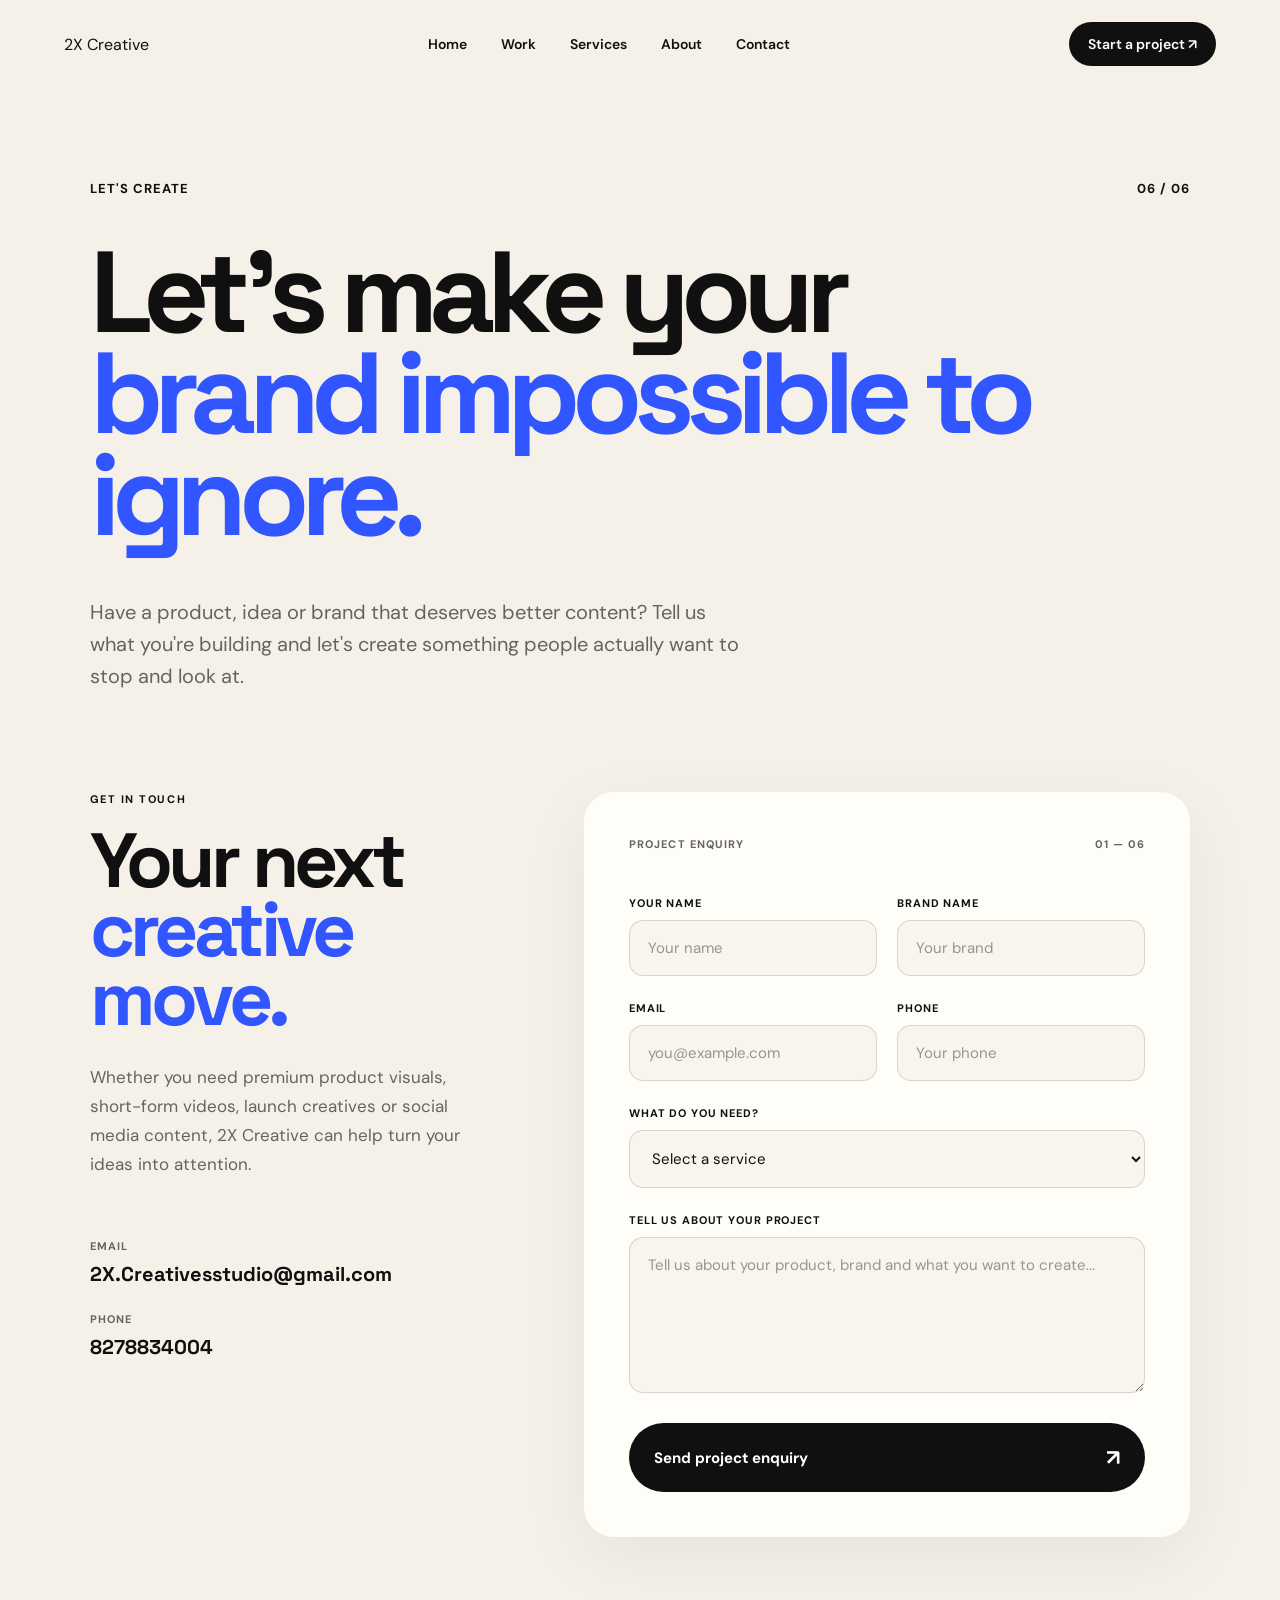
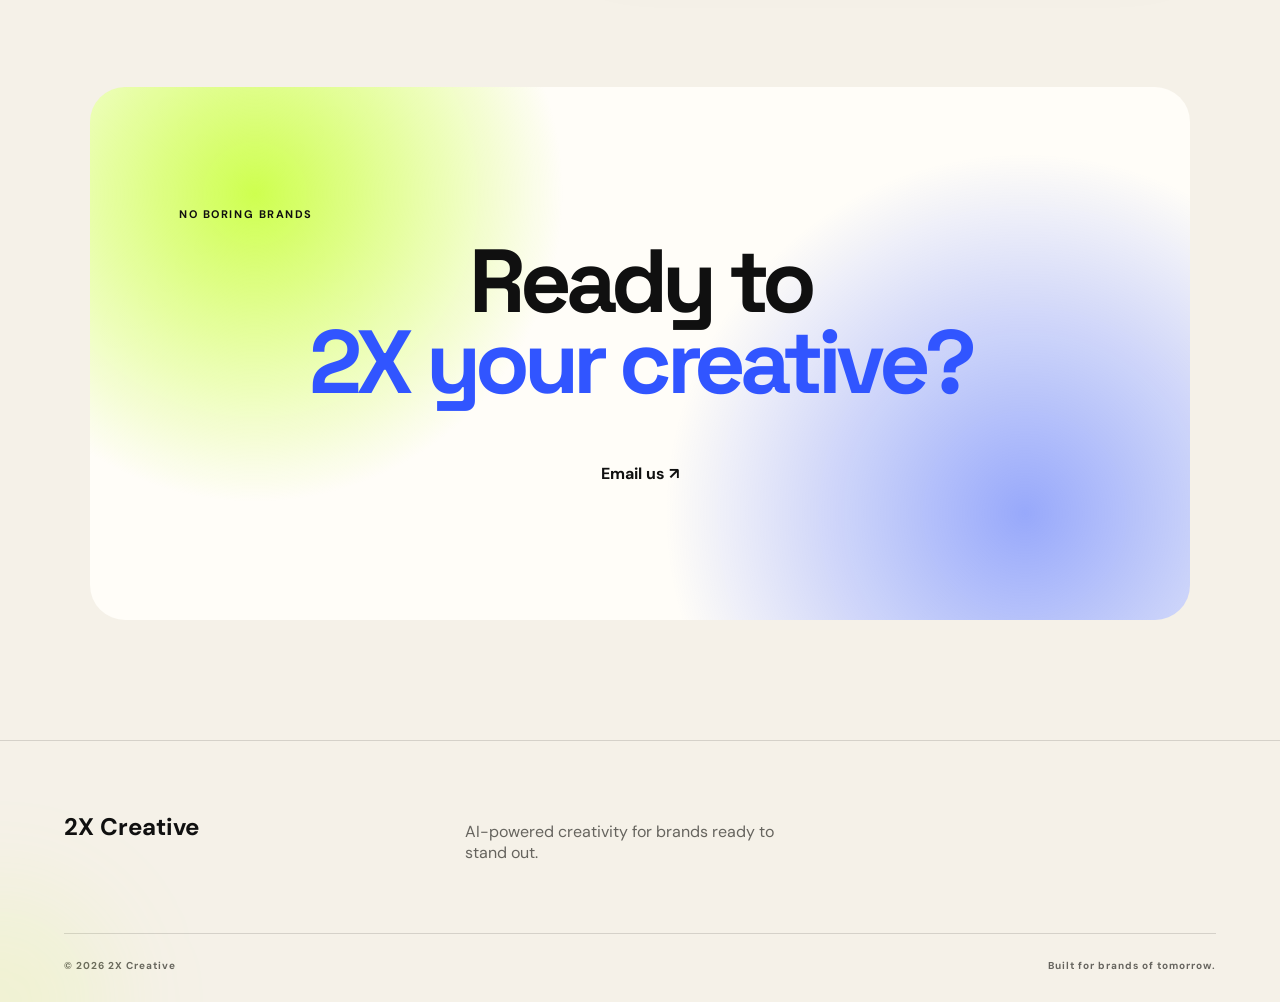
<file: Pages/contact.html>
<!DOCTYPE html>
<html lang="en">
<head>
    <meta charset="UTF-8">
    <meta name="viewport" content="width=device-width, initial-scale=1.0">

    <title>Contact — 2X Creative</title>

    <link rel="stylesheet" href="../style.css">

    <link rel="preconnect" href="https://fonts.googleapis.com">
    <link rel="preconnect" href="https://fonts.gstatic.com" crossorigin>

    <link href="https://fonts.googleapis.com/css2?family=DM+Sans:wght@400;500;600;700&family=Space+Grotesk:wght@400;500;600;700&display=swap" rel="stylesheet">
</head>

<body>

<!-- ================= NAVBAR ================= -->

<header class="navbar">

    <a href="../index.html" class="nav-brand">
        2X Creative
    </a>

    <nav class="nav-links">
        <a href="../index.html">Home</a>
        <a href="work.html">Work</a>
        <a href="services.html">Services</a>
        <a href="about.html">About</a>
        <a href="contact.html" class="active">Contact</a>
    </nav>

    <a href="contact.html" class="nav-cta">
        Start a project ↗
    </a>

    <button class="menu-button" aria-label="Open menu">
        <span></span>
        <span></span>
    </button>

</header>


<!-- ================= MOBILE MENU ================= -->

<div class="mobile-menu">

    <a href="../index.html">Home</a>
    <a href="work.html">Work</a>
    <a href="services.html">Services</a>
    <a href="about.html">About</a>
    <a href="contact.html">Contact</a>

</div>


<!-- ================= CONTACT HERO ================= -->

<main>

<section class="contact-hero">

    <div class="contact-eyebrow">
        <span>LET'S CREATE</span>
        <span>06 / 06</span>
    </div>

    <h1>
        Let's make your
        <span>brand impossible to ignore.</span>
    </h1>

    <p>
        Have a product, idea or brand that deserves better content?
        Tell us what you're building and let's create something people
        actually want to stop and look at.
    </p>

</section>


<!-- ================= CONTACT AREA ================= -->

<section class="contact-area">

    <!-- LEFT SIDE -->

    <div class="contact-info">

        <p class="eyebrow">GET IN TOUCH</p>

        <h2>
            Your next
            <span>creative move.</span>
        </h2>

        <p class="contact-info-text">
            Whether you need premium product visuals, short-form videos,
            launch creatives or social media content, 2X Creative can
            help turn your ideas into attention.
        </p>


        <div class="contact-details">

            <a href="mailto:2X.Creativesstudio@gmail.com">
                <small>EMAIL</small>
                <strong>2X.Creativesstudio@gmail.com</strong>
            </a>

            <a href="tel:8278834004">
                <small>PHONE</small>
                <strong>8278834004</strong>
            </a>

        </div>

    </div>


    <!-- RIGHT SIDE / FORM -->

    <div class="contact-form-box">

        <div class="form-top">
            <span>PROJECT ENQUIRY</span>
            <span>01 — 06</span>
        </div>

        <form id="contactForm">

            <div class="form-row">

                <div class="form-field">
                    <label for="name">YOUR NAME</label>
                    <input
                        type="text"
                        id="name"
                        name="name"
                        placeholder="Your name"
                        required
                    >
                </div>

                <div class="form-field">
                    <label for="brand">BRAND NAME</label>
                    <input
                        type="text"
                        id="brand"
                        name="brand"
                        placeholder="Your brand"
                    >
                </div>

            </div>


            <div class="form-row">

                <div class="form-field">
                    <label for="email">EMAIL</label>
                    <input
                        type="email"
                        id="email"
                        name="email"
                        placeholder="you@example.com"
                        required
                    >
                </div>

                <div class="form-field">
                    <label for="phone">PHONE</label>
                    <input
                        type="tel"
                        id="phone"
                        name="phone"
                        placeholder="Your phone"
                    >
                </div>

            </div>


            <div class="form-field">

                <label for="service">WHAT DO YOU NEED?</label>

                <select id="service" name="service">

                    <option value="">
                        Select a service
                    </option>

                    <option value="AI Product Photography">
                        AI Product Photography
                    </option>

                    <option value="AI UGC & Short Videos">
                        AI UGC & Short Videos
                    </option>

                    <option value="Product Marketing Design">
                        Product Marketing Design
                    </option>

                    <option value="Social Media Content">
                        Social Media Content
                    </option>

                    <option value="Complete Creative Package">
                        Complete Creative Package
                    </option>

                    <Option value="Product Advertisment ">
                        Product Advertisment
                    </Option>

                    <option value="Advertisment camaign and script">
                        Advertisment campaign and script
                    </option>

                    <option value="WEBSITE FOR BRAND">
                        WEBSITE FOR BRAND
                    </option>
                </select>

            </div>


            <div class="form-field">

                <label for="message">TELL US ABOUT YOUR PROJECT</label>

                <textarea
                    id="message"
                    name="message"
                    rows="6"
                    placeholder="Tell us about your product, brand and what you want to create..."
                    required
                ></textarea>

            </div>


            <button type="submit" class="contact-submit">
                Send project enquiry
                <span>↗</span>
            </button>

        </form>

    </div>

</section>


<!-- ================= BOTTOM CTA ================= -->

<section class="contact-bottom">

    <p class="eyebrow">NO BORING BRANDS</p>

    <h2>
        Ready to
        <span>2X your creative?</span>
    </h2>

    <a href="mailto:2X.Creativesstudio@gmail.com" class="button">
        Email us ↗
    </a>

</section>

</main>


<!-- ================= FOOTER ================= -->

<footer class="footer">

    <div class="footer-top">

        <h2>
            2X Creative
        </h2>

        <p>
            AI-powered creativity for brands
            ready to stand out.
        </p>

    </div>

    <div class="footer-bottom">

        <span>
            © <span id="year"></span> 2X Creative
        </span>

        <span>
            Built for brands of tomorrow.
        </span>

    </div>

</footer>


<div class="cursor-glow"></div>

<script src="../script.js"></script>

<script>

document.getElementById("contactForm").addEventListener("submit", function(event) {

    event.preventDefault();

    const name = document.getElementById("name").value;
    const brand = document.getElementById("brand").value;
    const email = document.getElementById("email").value;
    const phone = document.getElementById("phone").value;
    const service = document.getElementById("service").value;
    const message = document.getElementById("message").value;

    const subject = encodeURIComponent(
        "New Project Enquiry — " + (brand || name)
    );

    const body = encodeURIComponent(
        "NEW PROJECT ENQUIRY\n\n" +
        "Name: " + name + "\n" +
        "Brand: " + brand + "\n" +
        "Email: " + email + "\n" +
        "Phone: " + phone + "\n" +
        "Service: " + service + "\n\n" +
        "Project Details:\n" +
        message
    );

    window.location.href =
        "mailto:2X.Creativesstudio@gmail.com?subject=" +
        subject +
        "&body=" +
        body;

});

</script>

</body>
</html>
</file>
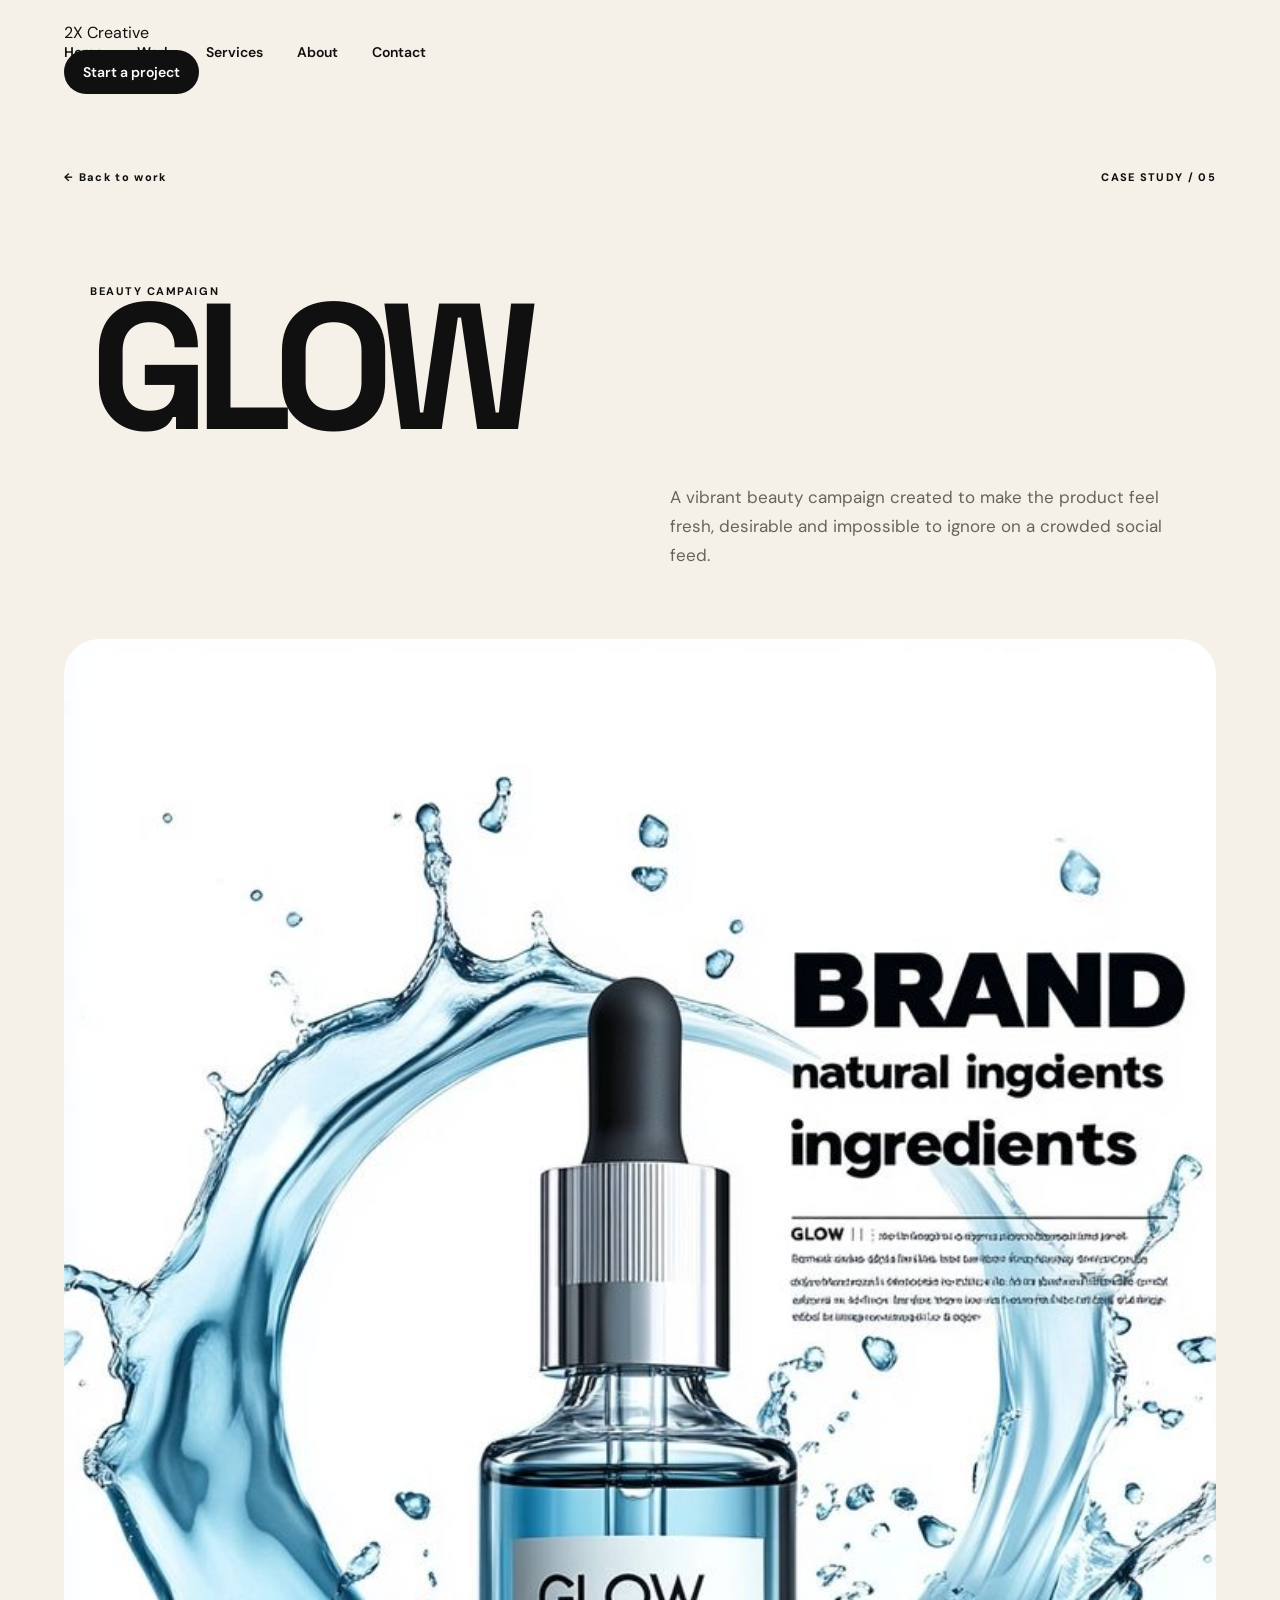
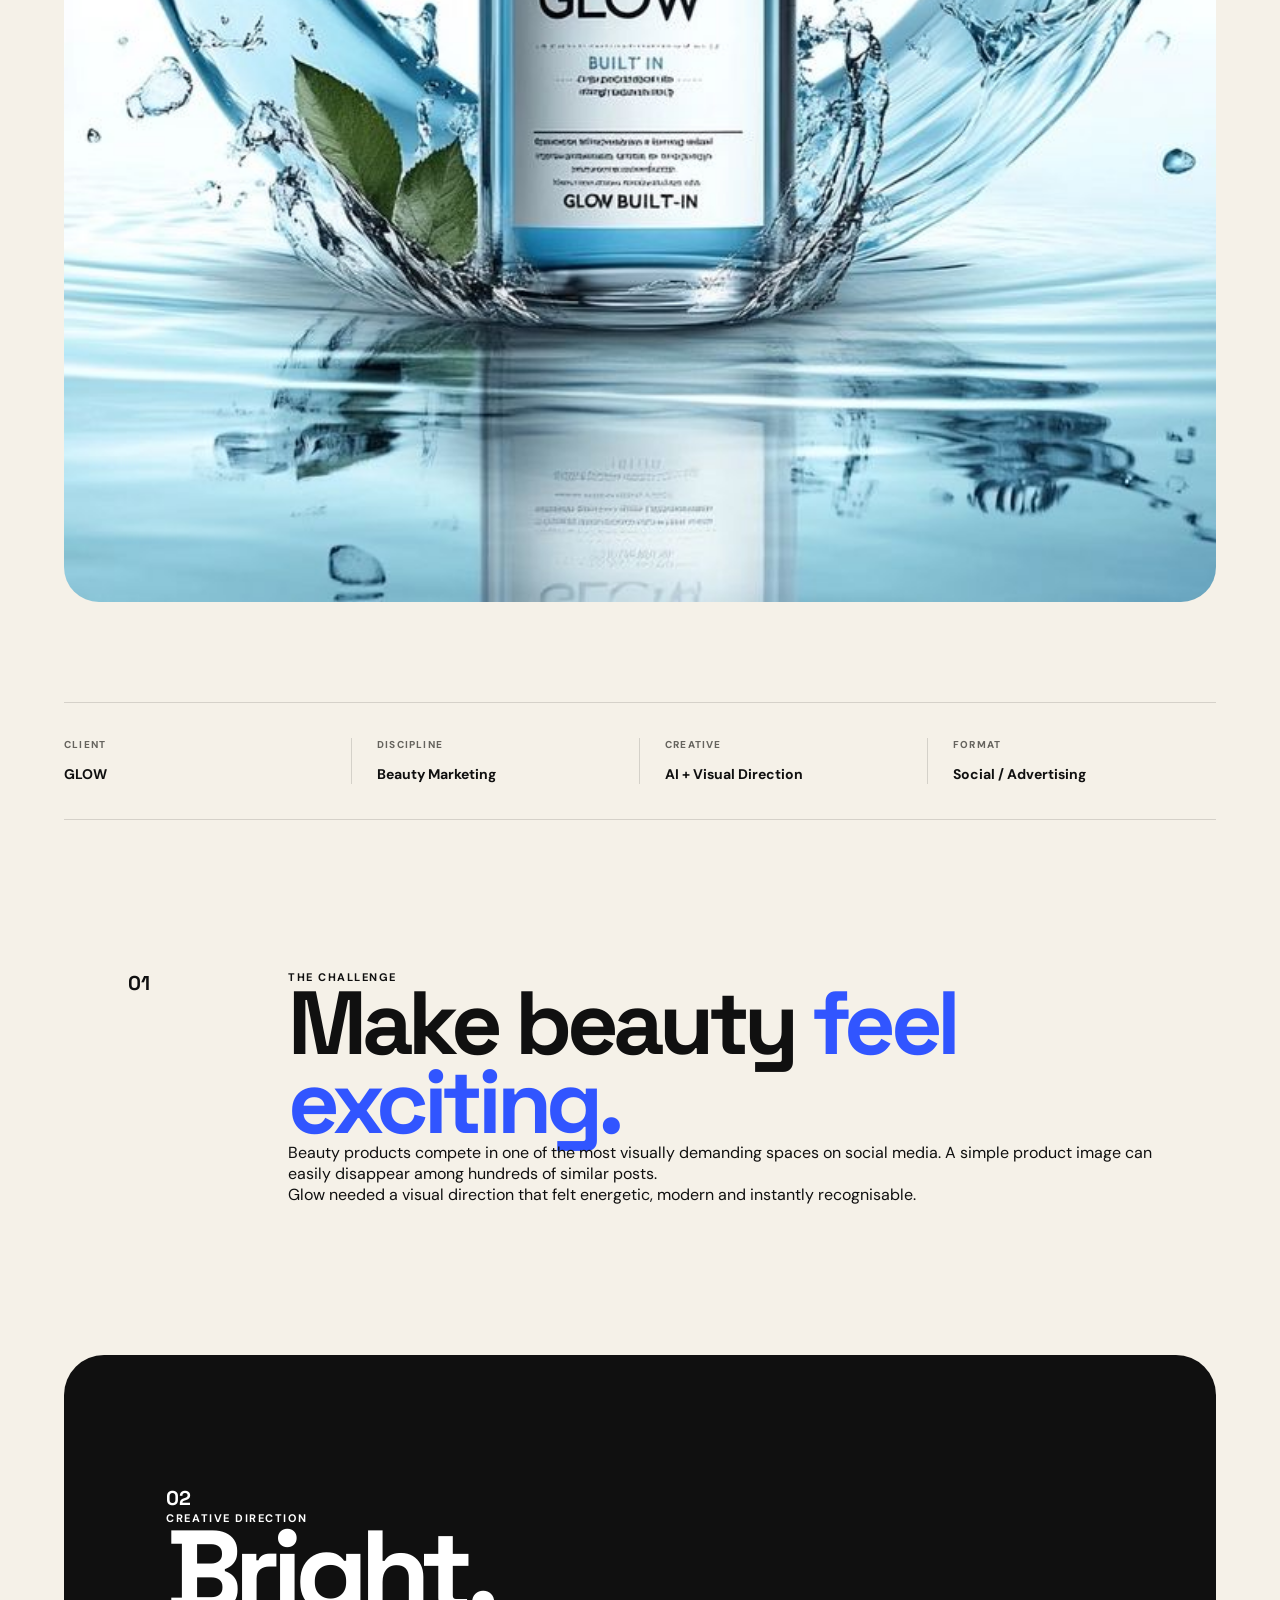
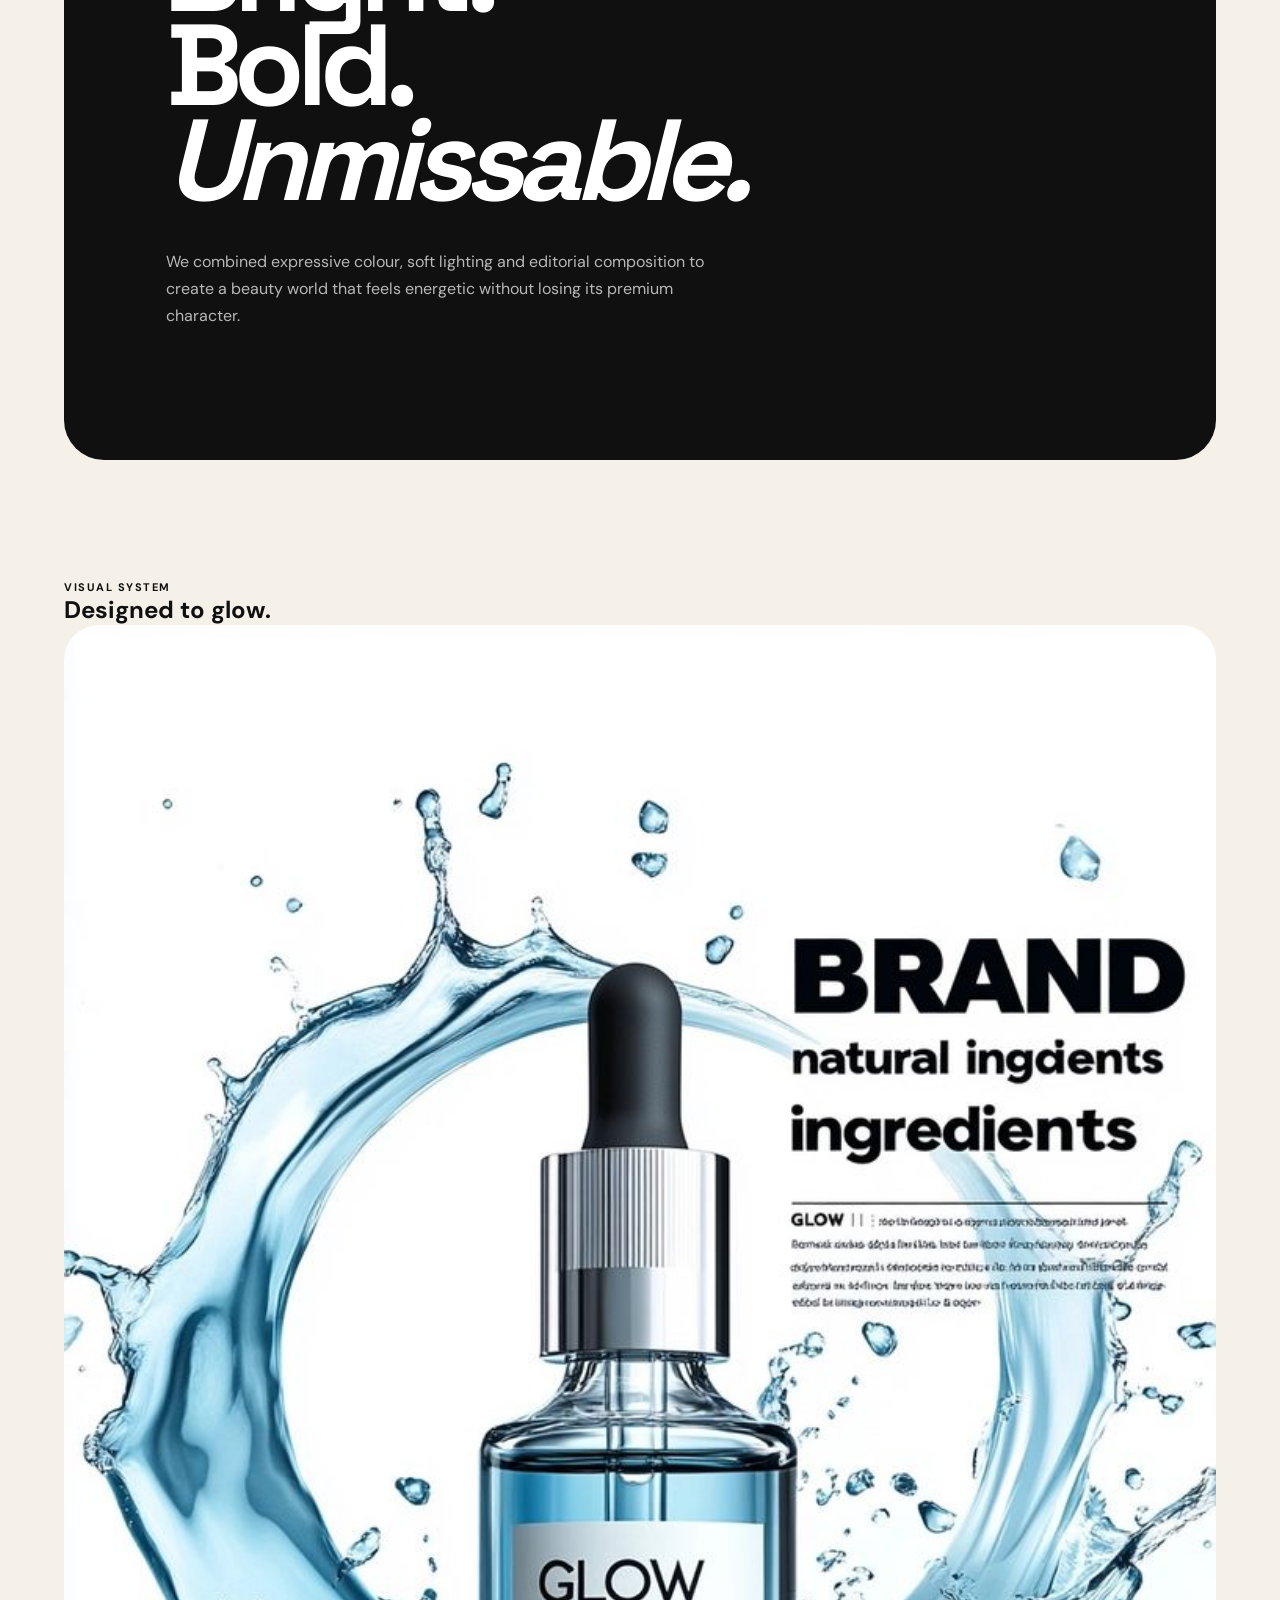
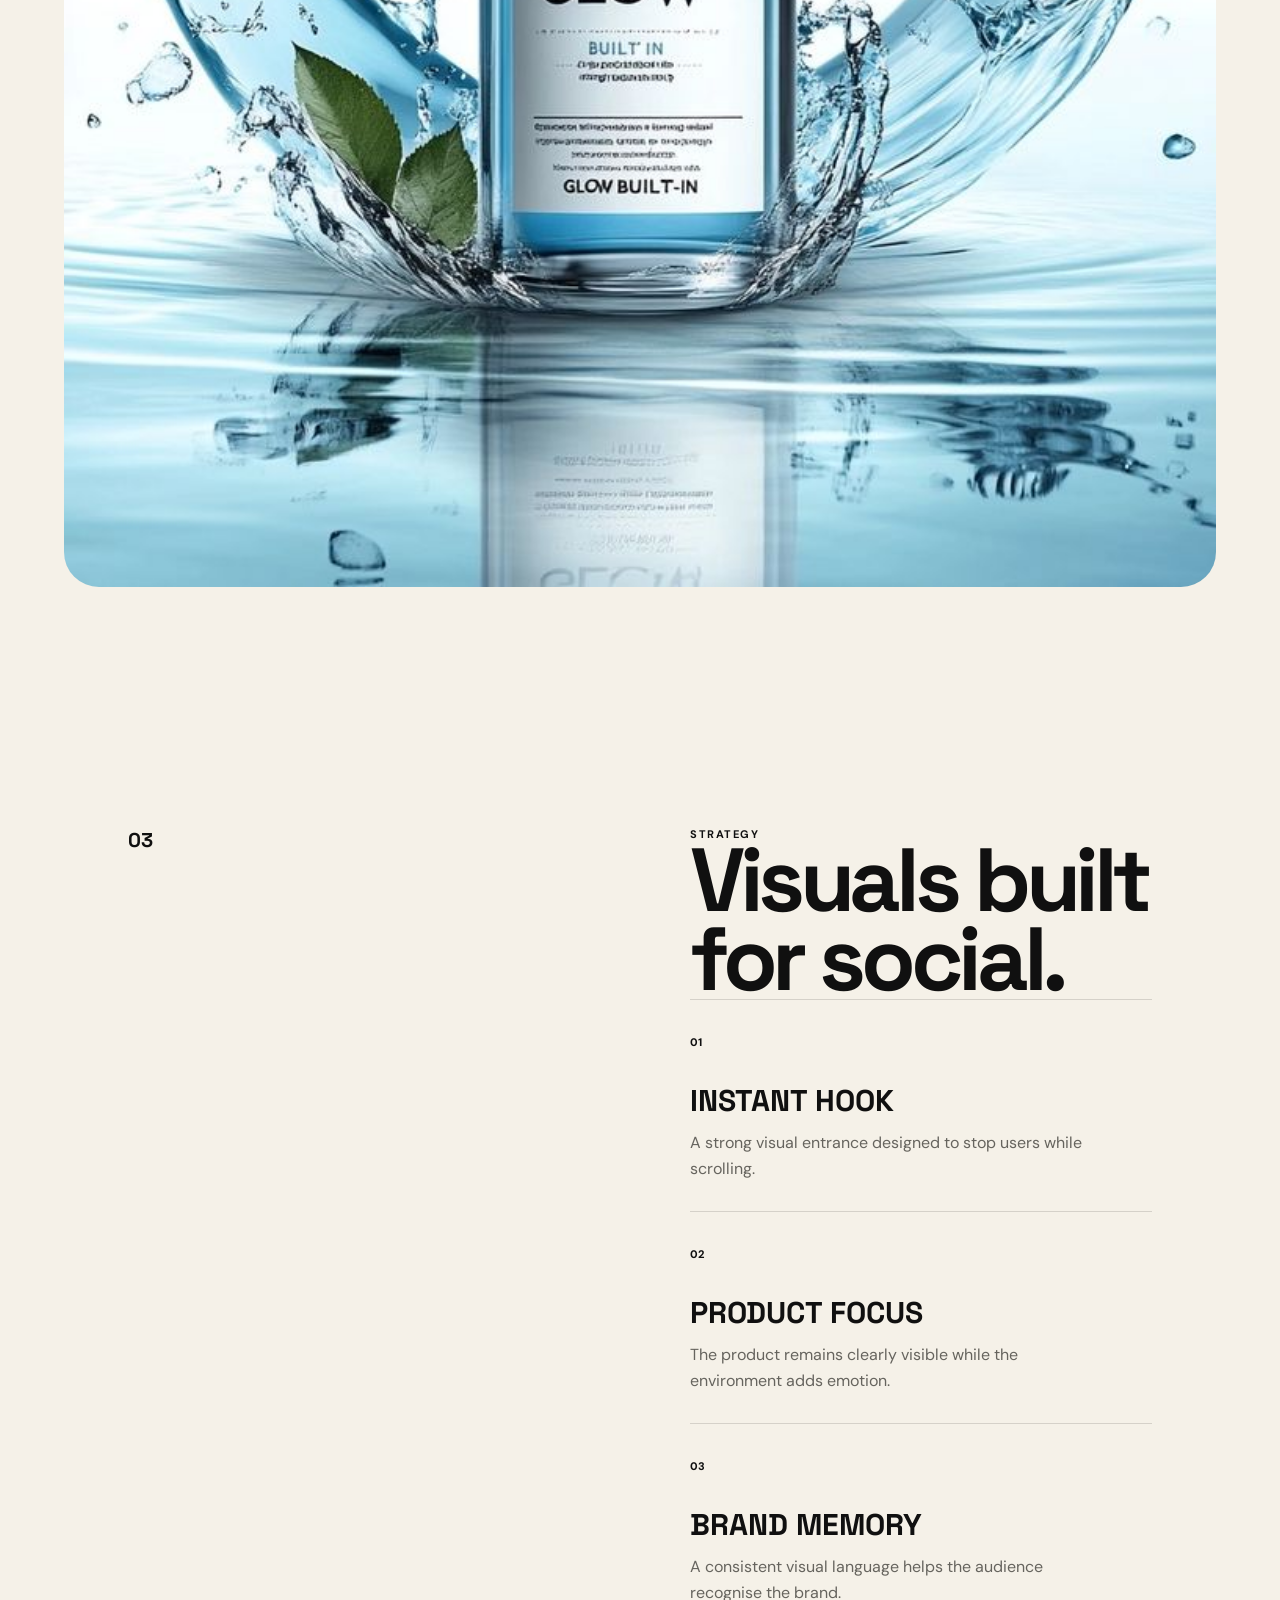
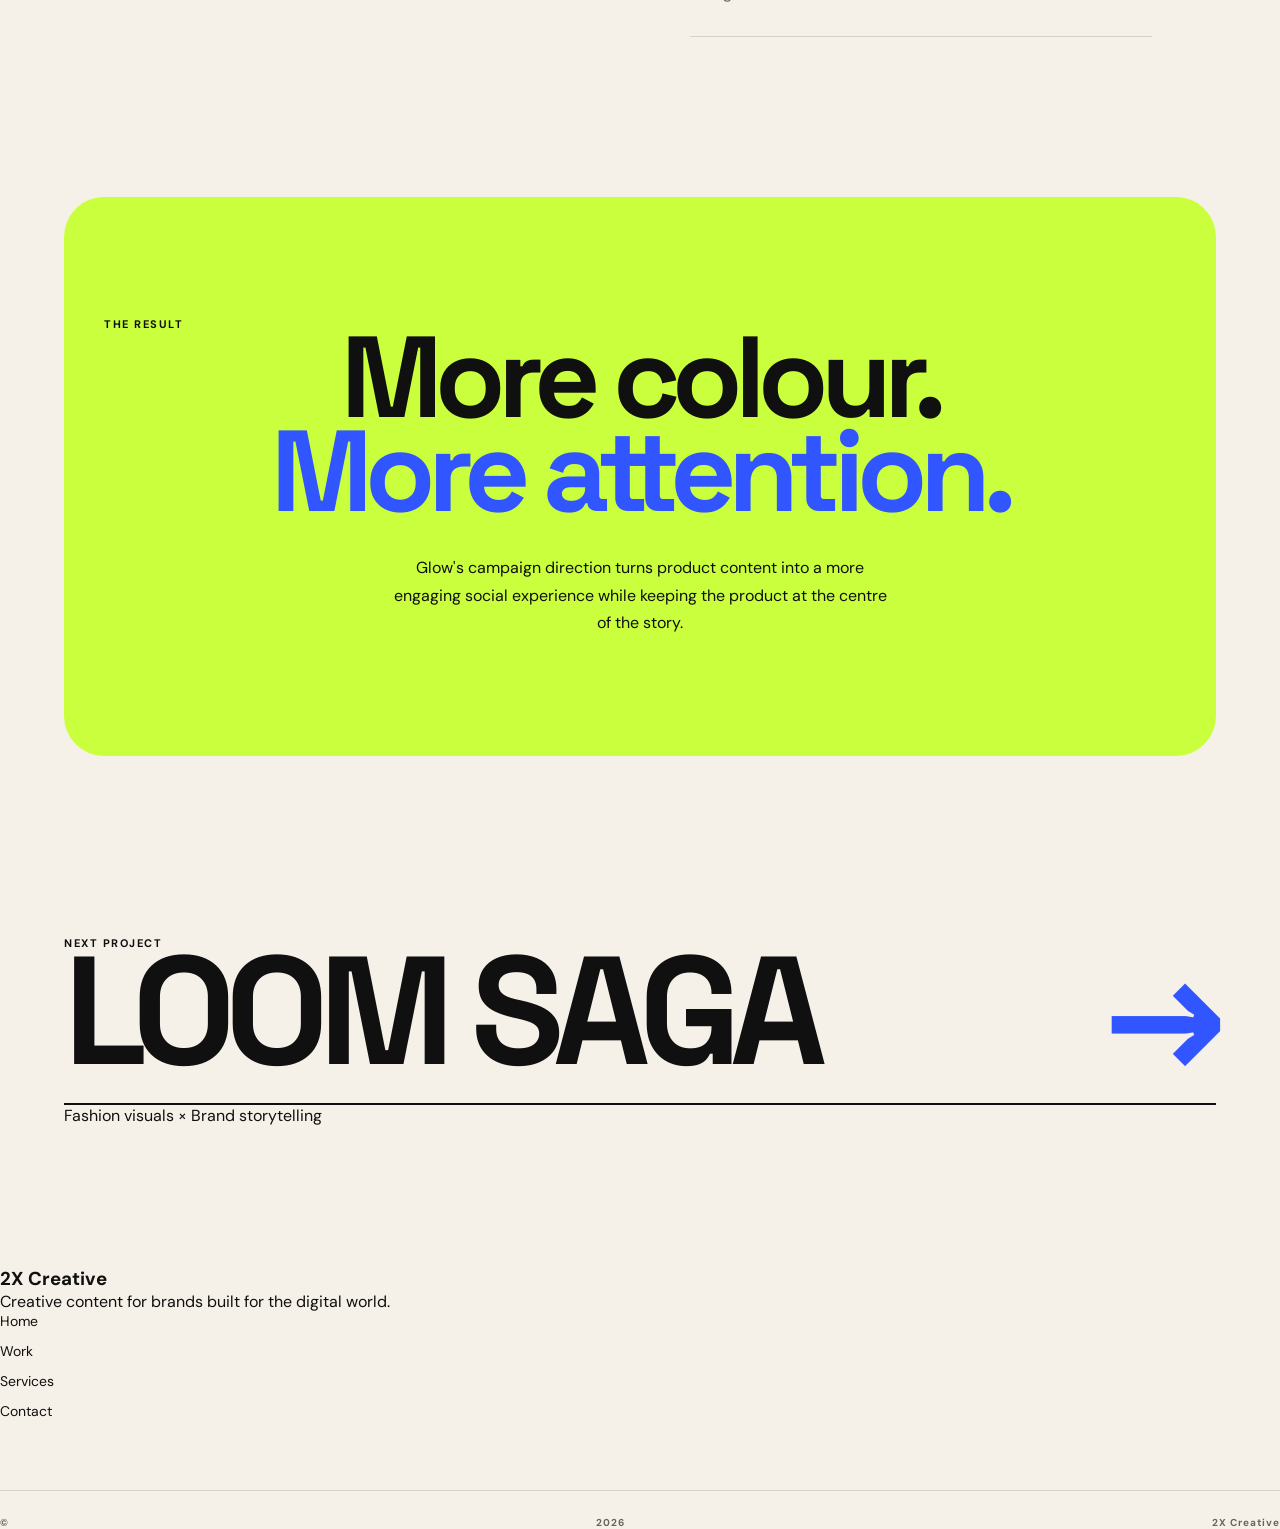
<file: Pages/Glow.html>
<!DOCTYPE html>
<html lang="en">
<head>
    <meta charset="UTF-8">
    <meta name="viewport" content="width=device-width, initial-scale=1.0">

    <title>Glow — 2X Creative</title>

    <link rel="stylesheet" href="../style.css">

    <link rel="preconnect" href="https://fonts.googleapis.com">
    <link rel="preconnect" href="https://fonts.gstatic.com" crossorigin>

    <link href="https://fonts.googleapis.com/css2?family=DM+Sans:wght@400;500;600;700&family=Space+Grotesk:wght@400;500;600;700&display=swap" rel="stylesheet">
</head>

<body class="case-study">

    <!-- NAVBAR -->
    <header class="navbar">
        <div class="nav-inner">

            <a href="../index.html" class="nav-brand">
                2X Creative
            </a>

            <nav class="nav-links">
                <a href="../index.html">Home</a>
                <a href="work.html">Work</a>
                <a href="services.html">Services</a>
                <a href="about.html">About</a>
                <a href="contact.html">Contact</a>
            </nav>

            <a href="contact.html" class="nav-cta">
                Start a project
            </a>

        </div>
    </header>


    <main>

        <!-- HERO -->
        <section class="case-hero">

            <div class="case-top">

                <a href="work.html" class="back-link">
                    ← Back to work
                </a>

                <span class="case-label">
                    CASE STUDY / 05
                </span>

            </div>


            <div class="case-title-wrap">

                <div>

                    <p class="eyebrow">
                        BEAUTY CAMPAIGN
                    </p>

                    <h1>
                        GLOW
                    </h1>

                </div>

                <p class="case-intro">
                    A vibrant beauty campaign created to make
                    the product feel fresh, desirable and impossible
                    to ignore on a crowded social feed.
                </p>

            </div>


            <div class="case-hero-image">

                <img
                    src="../Assets/glow/hero.jpg"
                    alt="Glow beauty campaign"
                >

            </div>

        </section>


        <!-- PROJECT INFO -->
        <section class="case-info">

            <div class="case-info-item">
                <span>CLIENT</span>
                <strong>GLOW</strong>
            </div>

            <div class="case-info-item">
                <span>DISCIPLINE</span>
                <strong>Beauty Marketing</strong>
            </div>

            <div class="case-info-item">
                <span>CREATIVE</span>
                <strong>AI + Visual Direction</strong>
            </div>

            <div class="case-info-item">
                <span>FORMAT</span>
                <strong>Social / Advertising</strong>
            </div>

        </section>


        <!-- CHALLENGE -->
        <section class="case-text-section">

            <div class="case-number">
                01
            </div>

            <div>

                <p class="eyebrow">
                    THE CHALLENGE
                </p>

                <h2>
                    Make beauty
                    <span>feel exciting.</span>
                </h2>

                <p>
                    Beauty products compete in one of the most
                    visually demanding spaces on social media.
                    A simple product image can easily disappear
                    among hundreds of similar posts.
                </p>

                <p>
                    Glow needed a visual direction that felt
                    energetic, modern and instantly recognisable.
                </p>

            </div>

        </section>


        <!-- CREATIVE DIRECTION -->
        <section class="case-dark">

            <div class="case-dark-content">

                <div class="case-number">
                    02
                </div>

                <div>

                    <p class="eyebrow">
                        CREATIVE DIRECTION
                    </p>

                    <h2>
                        Bright.
                        <br>
                        Bold.
                        <br>
                        <em>Unmissable.</em>
                    </h2>

                    <p>
                        We combined expressive colour, soft
                        lighting and editorial composition to
                        create a beauty world that feels energetic
                        without losing its premium character.
                    </p>

                </div>

            </div>

        </section>


        <!-- VISUAL SYSTEM -->
        <section class="case-gallery">

            <div class="case-gallery-heading">

                <p class="eyebrow">
                    VISUAL SYSTEM
                </p>

                <h2>
                    Designed to
                    <span>glow.</span>
                </h2>

            </div>


            <div class="gallery-main">

                <img
                    src="../Assets/glow/hero.jpg"
                    alt="Glow product visual"
                >

            </div>

        </section>


        <!-- STRATEGY -->
        <section class="case-strategy">

            <div class="case-number">
                03
            </div>

            <div>

                <p class="eyebrow">
                    STRATEGY
                </p>

                <h2>
                    Visuals built
                    for social.
                </h2>

                <div class="strategy-points">

                    <div>

                        <span>01</span>

                        <h3>
                            INSTANT HOOK
                        </h3>

                        <p>
                            A strong visual entrance designed
                            to stop users while scrolling.
                        </p>

                    </div>


                    <div>

                        <span>02</span>

                        <h3>
                            PRODUCT FOCUS
                        </h3>

                        <p>
                            The product remains clearly visible
                            while the environment adds emotion.
                        </p>

                    </div>


                    <div>

                        <span>03</span>

                        <h3>
                            BRAND MEMORY
                        </h3>

                        <p>
                            A consistent visual language helps
                            the audience recognise the brand.
                        </p>

                    </div>

                </div>

            </div>

        </section>


        <!-- RESULT -->
        <section class="case-final">

            <p class="eyebrow">
                THE RESULT
            </p>

            <h2>
                More colour.
                <br>
                <span>More attention.</span>
            </h2>

            <p>
                Glow's campaign direction turns product content
                into a more engaging social experience while
                keeping the product at the centre of the story.
            </p>

        </section>


        <!-- NEXT PROJECT -->
        <section class="next-project">

            <p class="eyebrow">
                NEXT PROJECT
            </p>

            <a href="Loom saga.html">

                <h2>
                    LOOM SAGA
                    <span>→</span>
                </h2>

                <p>
                    Fashion visuals × Brand storytelling
                </p>

            </a>

        </section>

    </main>


    <!-- FOOTER -->
    <footer>

        <div class="footer-inner">

            <div>

                <h3>
                    2X Creative
                </h3>

                <p>
                    Creative content for brands
                    built for the digital world.
                </p>

            </div>


            <div class="footer-links">

                <a href="../index.html">Home</a>
                <a href="work.html">Work</a>
                <a href="services.html">Services</a>
                <a href="contact.html">Contact</a>

            </div>

        </div>


        <p class="footer-bottom">
            © <span id="year"></span> 2X Creative
        </p>

    </footer>


    <script src="../script.js"></script>

</body>
</html>
</file>
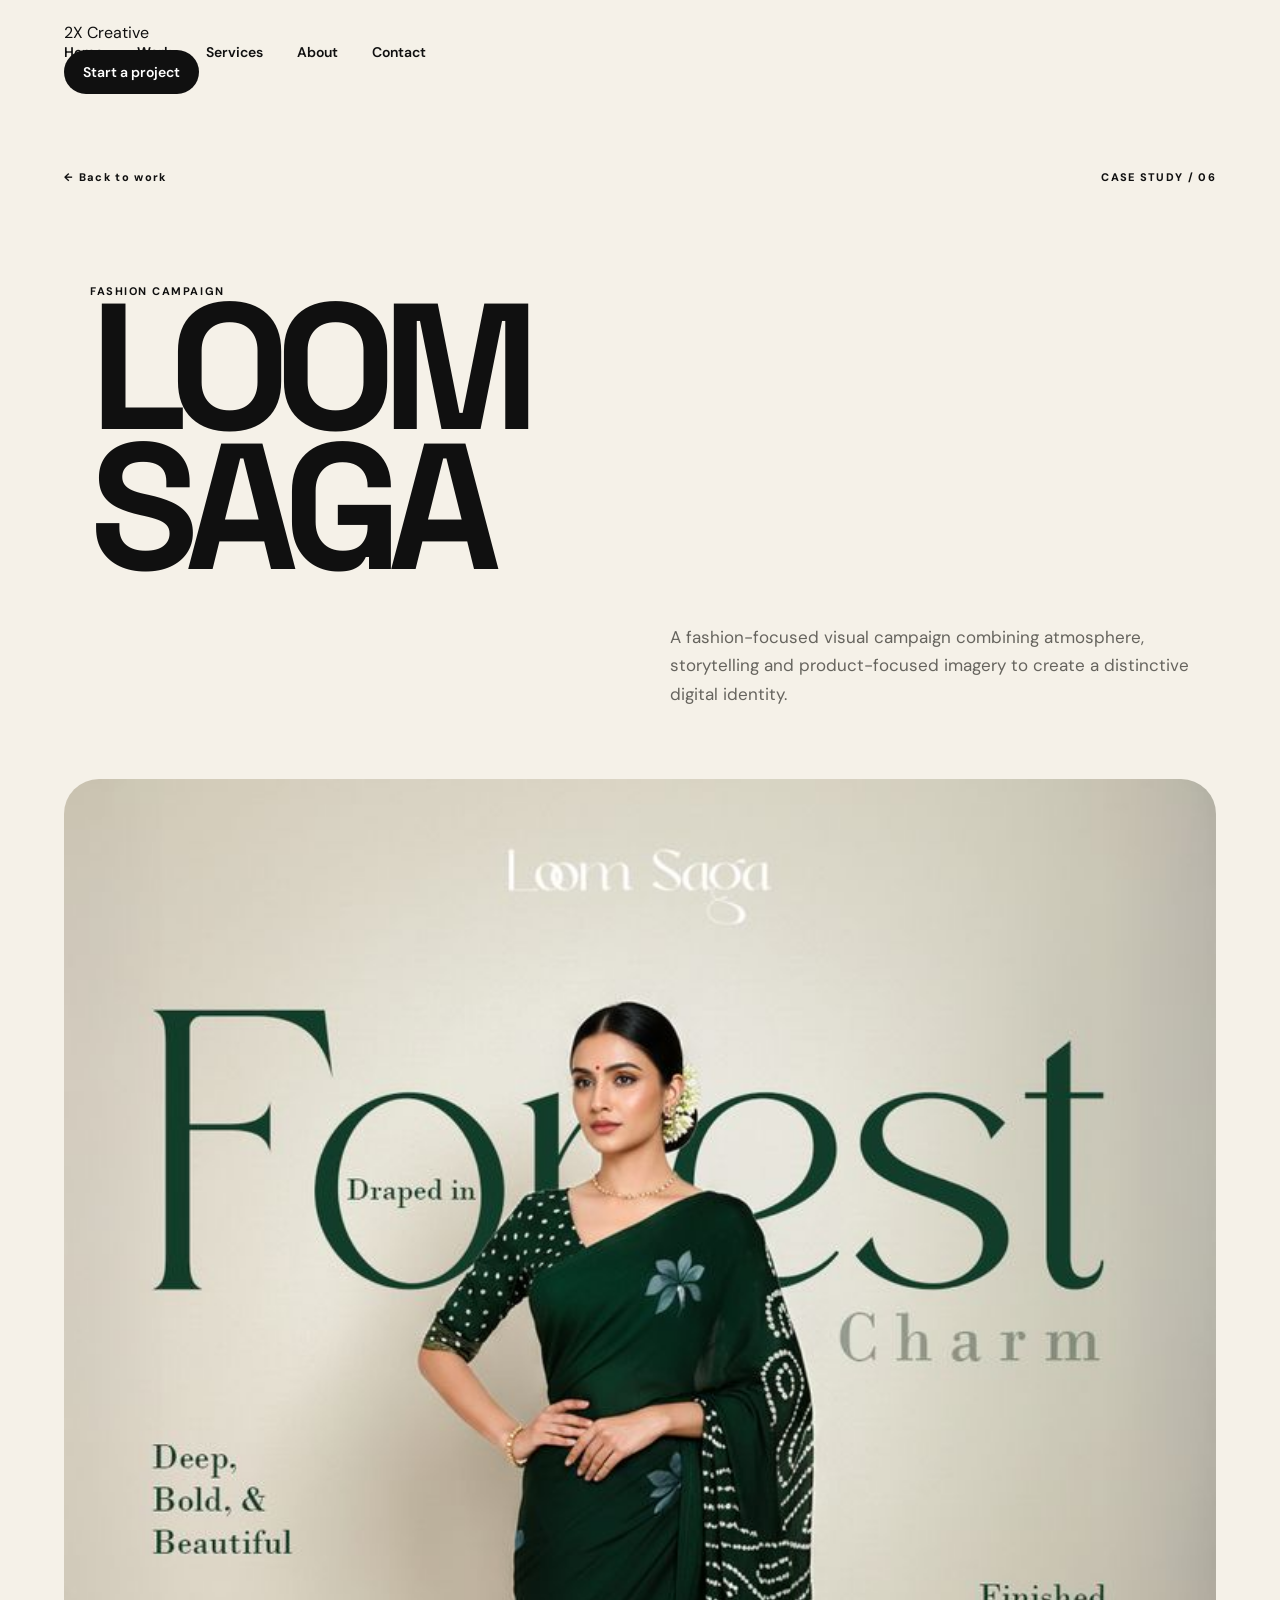
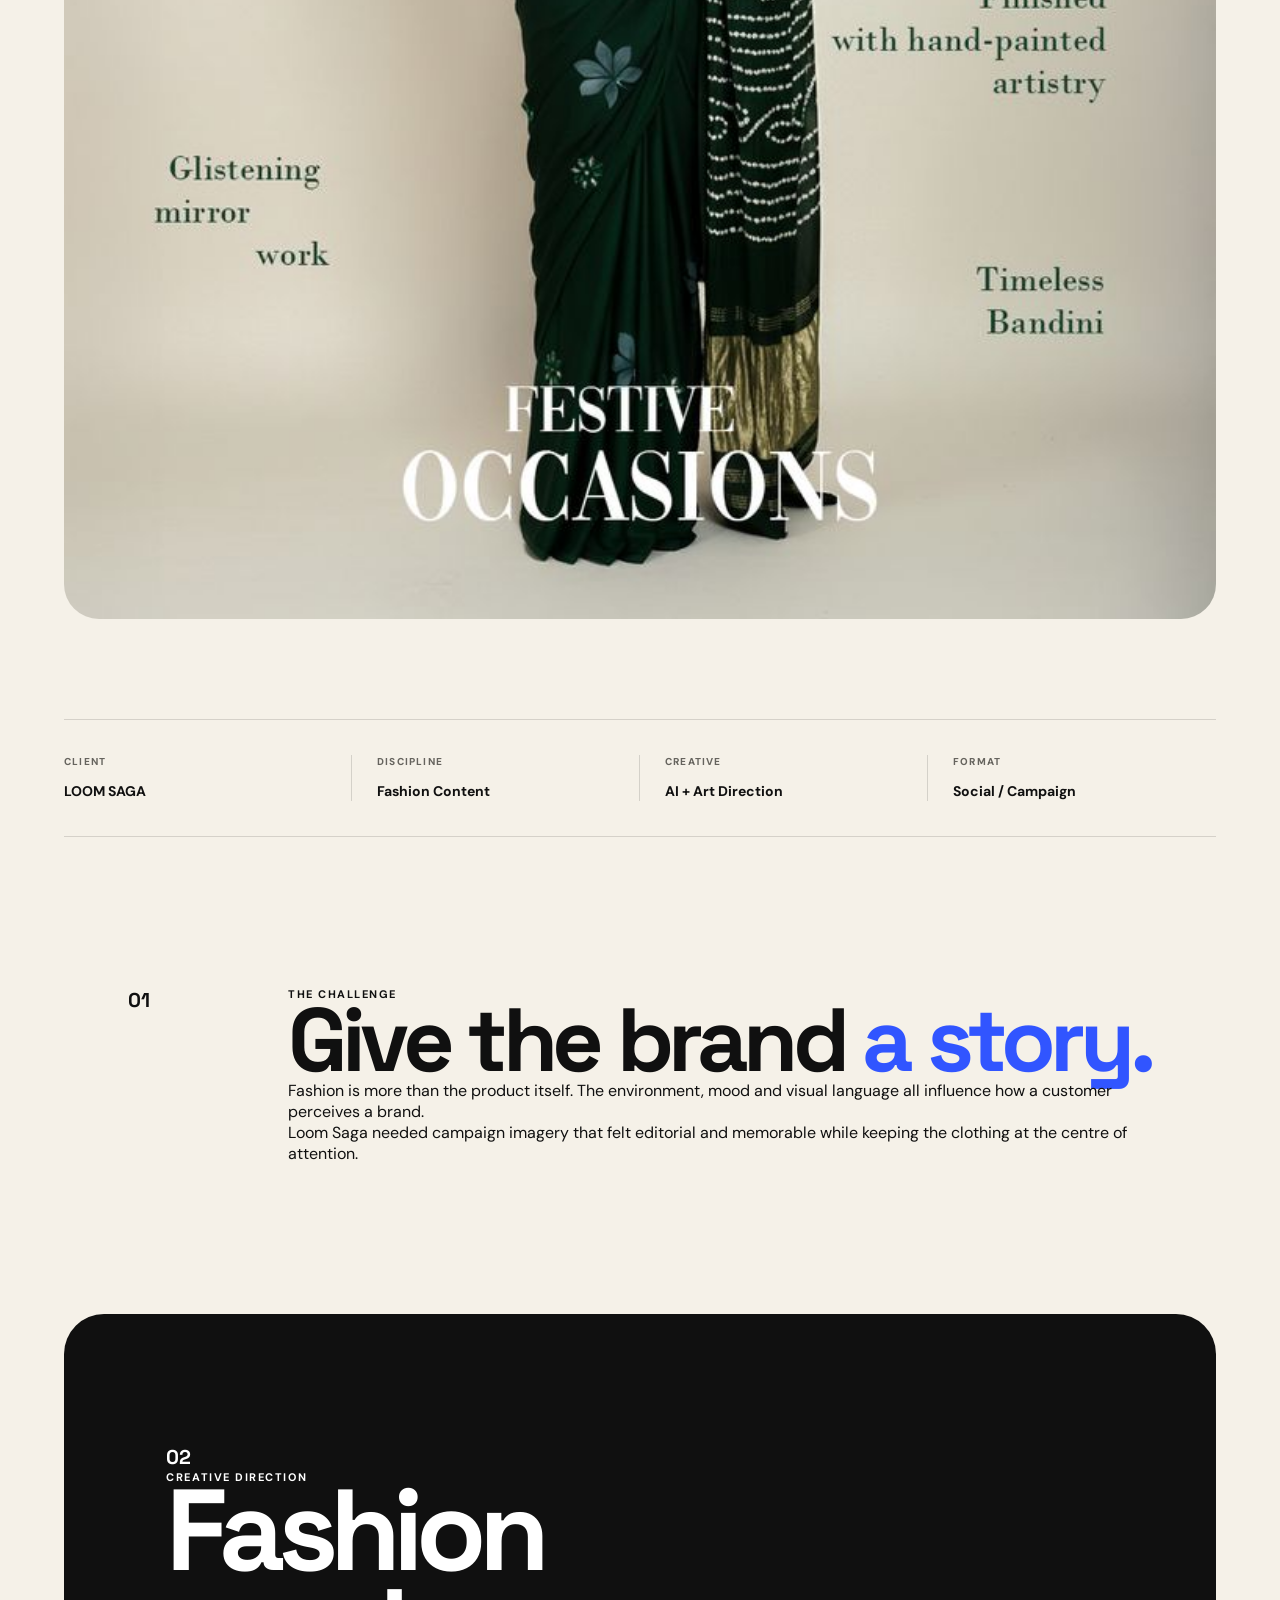
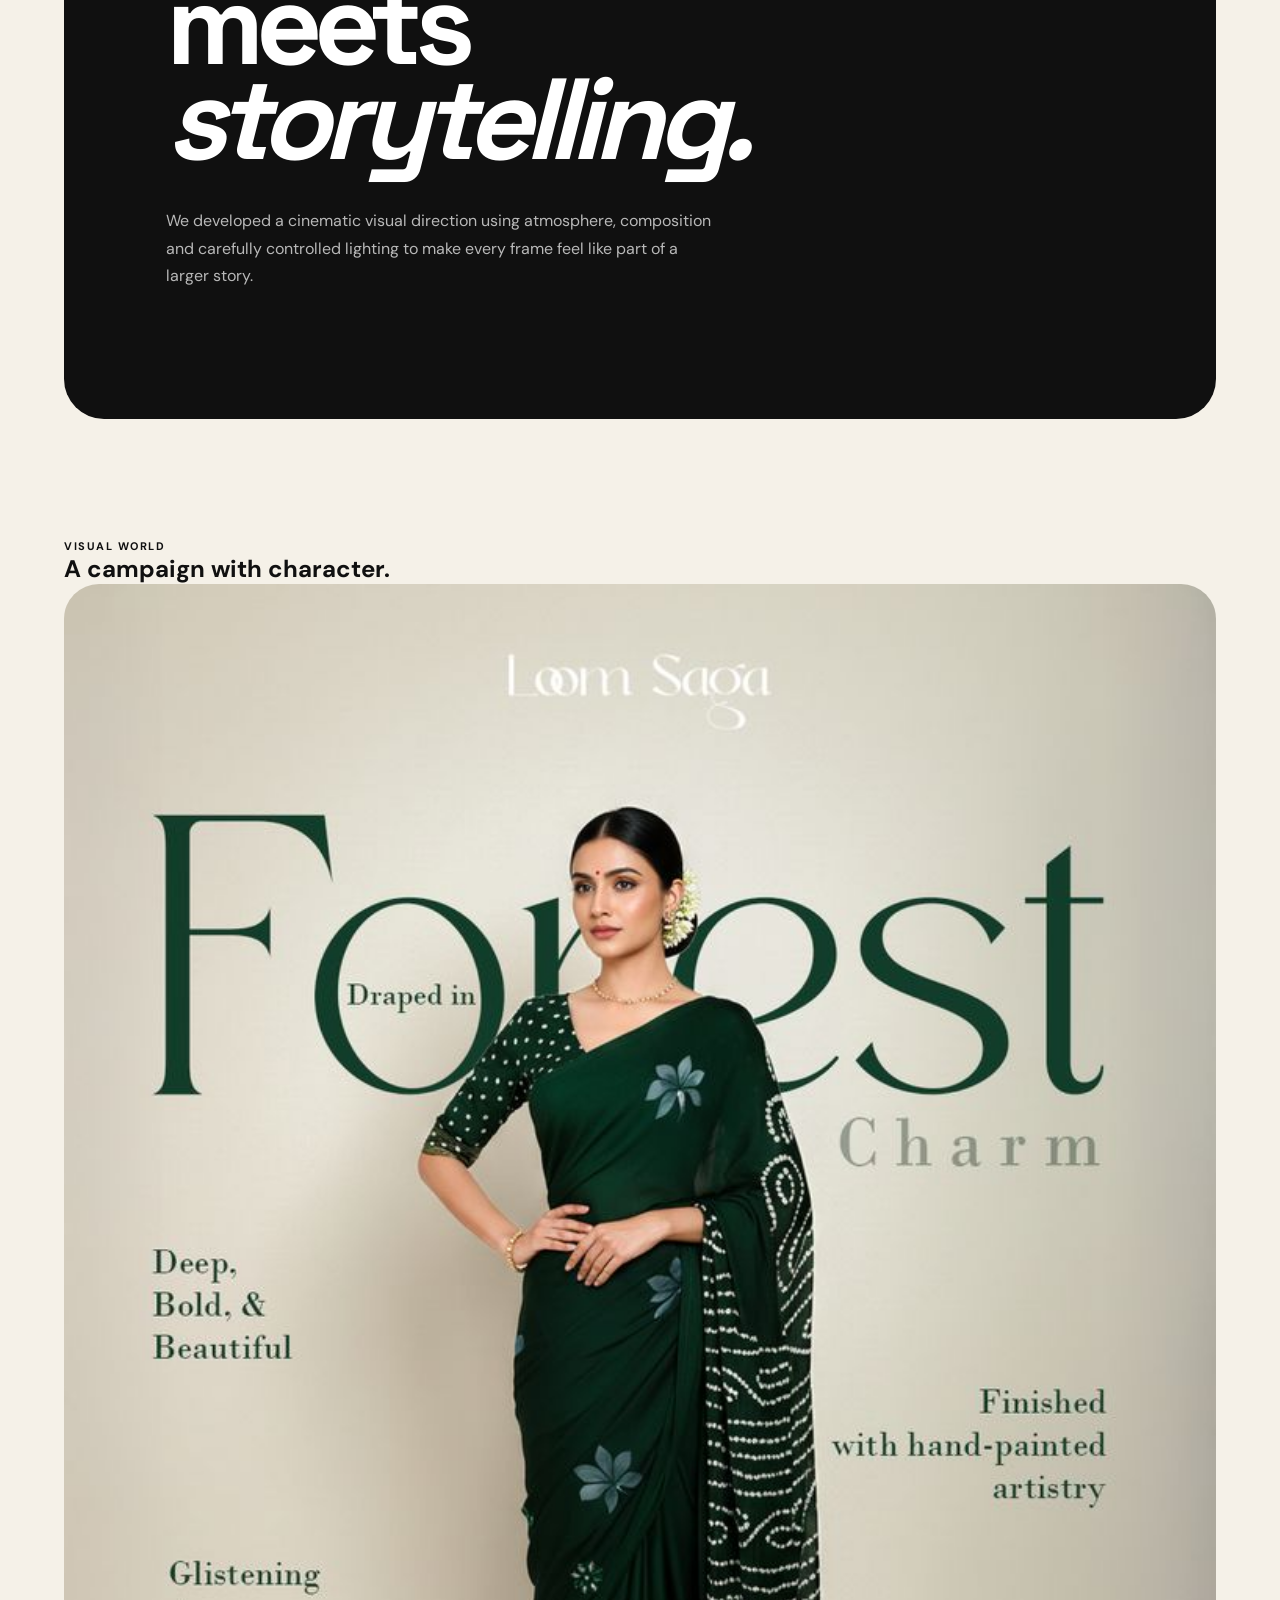
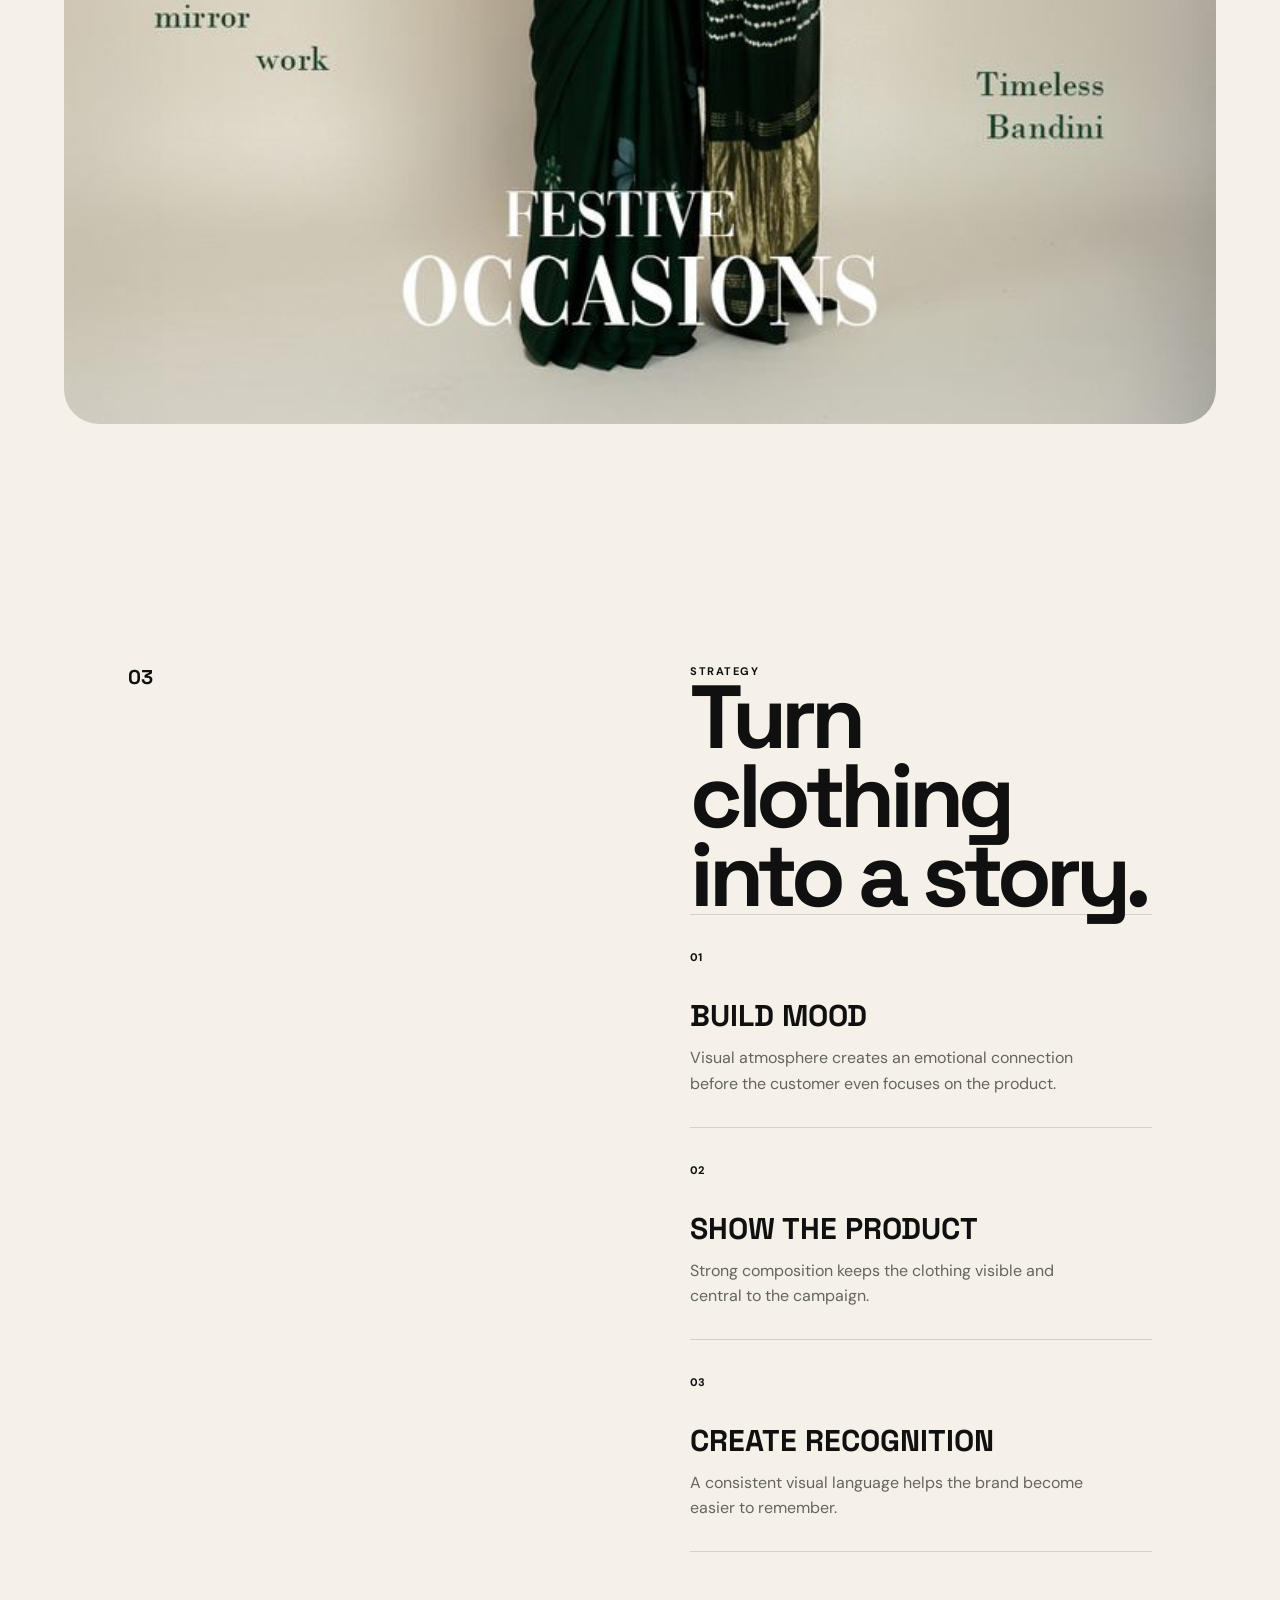
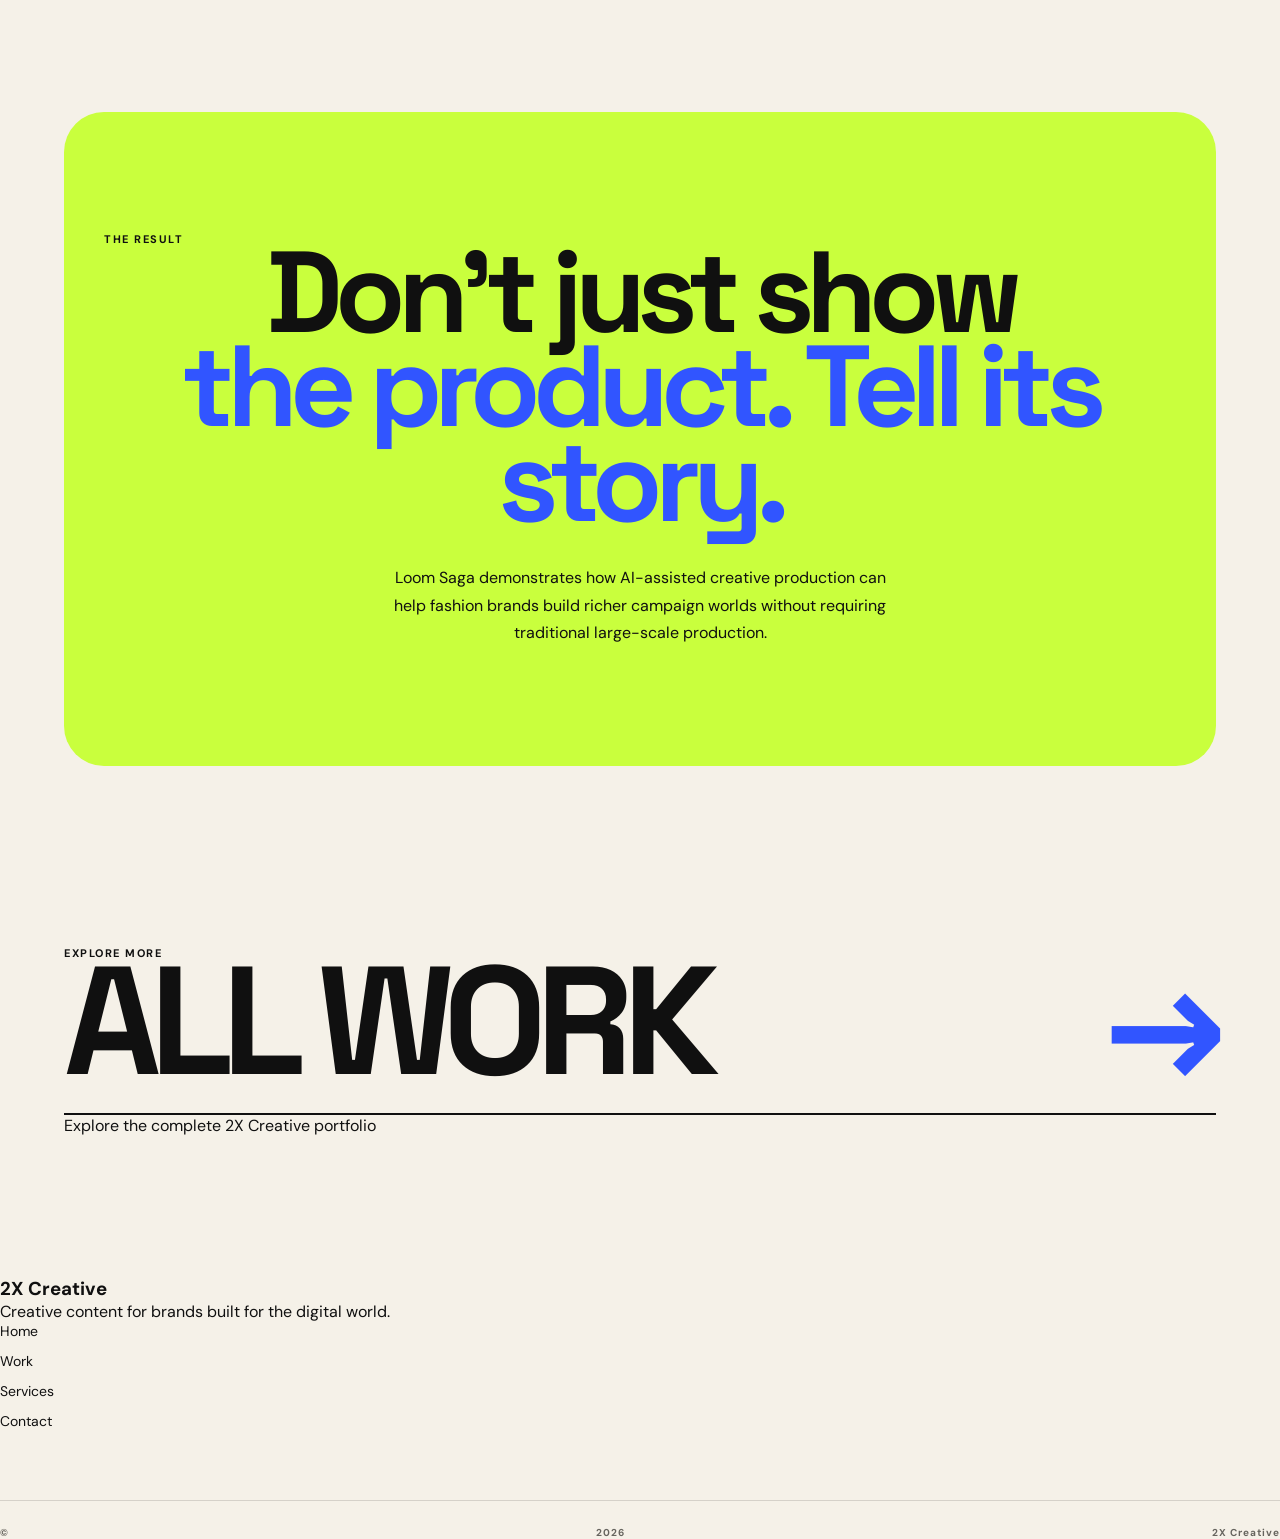
<file: Pages/Loom saga.html>
<!DOCTYPE html>
<html lang="en">
<head>
    <meta charset="UTF-8">
    <meta name="viewport" content="width=device-width, initial-scale=1.0">

    <title>Loom Saga — 2X Creative</title>

    <link rel="stylesheet" href="../style.css">

    <link rel="preconnect" href="https://fonts.googleapis.com">
    <link rel="preconnect" href="https://fonts.gstatic.com" crossorigin>

    <link href="https://fonts.googleapis.com/css2?family=DM+Sans:wght@400;500;600;700&family=Space+Grotesk:wght@400;500;600;700&display=swap" rel="stylesheet">
</head>

<body class="case-study">

    <!-- NAVBAR -->
    <header class="navbar">
        <div class="nav-inner">

            <a href="../index.html" class="nav-brand">
                2X Creative
            </a>

            <nav class="nav-links">
                <a href="../index.html">Home</a>
                <a href="work.html">Work</a>
                <a href="services.html">Services</a>
                <a href="about.html">About</a>
                <a href="contact.html">Contact</a>
            </nav>

            <a href="contact.html" class="nav-cta">
                Start a project
            </a>

        </div>
    </header>


    <main>

        <!-- HERO -->
        <section class="case-hero">

            <div class="case-top">

                <a href="work.html" class="back-link">
                    ← Back to work
                </a>

                <span class="case-label">
                    CASE STUDY / 06
                </span>

            </div>


            <div class="case-title-wrap">

                <div>

                    <p class="eyebrow">
                        FASHION CAMPAIGN
                    </p>

                    <h1>
                        LOOM<br>SAGA
                    </h1>

                </div>

                <p class="case-intro">
                    A fashion-focused visual campaign combining
                    atmosphere, storytelling and product-focused
                    imagery to create a distinctive digital identity.
                </p>

            </div>


            <div class="case-hero-image">

                <img
                    src="../Assets/loom saga/hero.jpg"
                    alt="Loom Saga fashion campaign"
                >

            </div>

        </section>


        <!-- PROJECT INFO -->
        <section class="case-info">

            <div class="case-info-item">
                <span>CLIENT</span>
                <strong>LOOM SAGA</strong>
            </div>

            <div class="case-info-item">
                <span>DISCIPLINE</span>
                <strong>Fashion Content</strong>
            </div>

            <div class="case-info-item">
                <span>CREATIVE</span>
                <strong>AI + Art Direction</strong>
            </div>

            <div class="case-info-item">
                <span>FORMAT</span>
                <strong>Social / Campaign</strong>
            </div>

        </section>


        <!-- CHALLENGE -->
        <section class="case-text-section">

            <div class="case-number">
                01
            </div>

            <div>

                <p class="eyebrow">
                    THE CHALLENGE
                </p>

                <h2>
                    Give the brand
                    <span>a story.</span>
                </h2>

                <p>
                    Fashion is more than the product itself.
                    The environment, mood and visual language
                    all influence how a customer perceives a brand.
                </p>

                <p>
                    Loom Saga needed campaign imagery that felt
                    editorial and memorable while keeping the
                    clothing at the centre of attention.
                </p>

            </div>

        </section>


        <!-- CREATIVE DIRECTION -->
        <section class="case-dark">

            <div class="case-dark-content">

                <div class="case-number">
                    02
                </div>

                <div>

                    <p class="eyebrow">
                        CREATIVE DIRECTION
                    </p>

                    <h2>
                        Fashion
                        <br>
                        meets
                        <br>
                        <em>storytelling.</em>
                    </h2>

                    <p>
                        We developed a cinematic visual direction
                        using atmosphere, composition and carefully
                        controlled lighting to make every frame feel
                        like part of a larger story.
                    </p>

                </div>

            </div>

        </section>


        <!-- VISUAL SYSTEM -->
        <section class="case-gallery">

            <div class="case-gallery-heading">

                <p class="eyebrow">
                    VISUAL WORLD
                </p>

                <h2>
                    A campaign with
                    <span>character.</span>
                </h2>

            </div>


            <div class="gallery-main">

                <img
                    src="../Assets/loom saga/hero.jpg"
                    alt="Loom Saga campaign visual"
                >

            </div>

        </section>


        <!-- STRATEGY -->
        <section class="case-strategy">

            <div class="case-number">
                03
            </div>

            <div>

                <p class="eyebrow">
                    STRATEGY
                </p>

                <h2>
                    Turn clothing
                    into a story.
                </h2>

                <div class="strategy-points">

                    <div>

                        <span>01</span>

                        <h3>
                            BUILD MOOD
                        </h3>

                        <p>
                            Visual atmosphere creates an emotional
                            connection before the customer even
                            focuses on the product.
                        </p>

                    </div>


                    <div>

                        <span>02</span>

                        <h3>
                            SHOW THE PRODUCT
                        </h3>

                        <p>
                            Strong composition keeps the clothing
                            visible and central to the campaign.
                        </p>

                    </div>


                    <div>

                        <span>03</span>

                        <h3>
                            CREATE RECOGNITION
                        </h3>

                        <p>
                            A consistent visual language helps
                            the brand become easier to remember.
                        </p>

                    </div>

                </div>

            </div>

        </section>


        <!-- RESULT -->
        <section class="case-final">

            <p class="eyebrow">
                THE RESULT
            </p>

            <h2>
                Don't just show
                <br>
                <span>the product. Tell its story.</span>
            </h2>

            <p>
                Loom Saga demonstrates how AI-assisted creative
                production can help fashion brands build richer
                campaign worlds without requiring traditional
                large-scale production.
            </p>

        </section>


        <!-- BACK TO WORK -->
        <section class="next-project">

            <p class="eyebrow">
                EXPLORE MORE
            </p>

            <a href="work.html">

                <h2>
                    ALL WORK
                    <span>→</span>
                </h2>

                <p>
                    Explore the complete 2X Creative portfolio
                </p>

            </a>

        </section>

    </main>


    <!-- FOOTER -->
    <footer>

        <div class="footer-inner">

            <div>

                <h3>
                    2X Creative
                </h3>

                <p>
                    Creative content for brands
                    built for the digital world.
                </p>

            </div>


            <div class="footer-links">

                <a href="../index.html">Home</a>
                <a href="work.html">Work</a>
                <a href="services.html">Services</a>
                <a href="contact.html">Contact</a>

            </div>

        </div>


        <p class="footer-bottom">
            © <span id="year"></span> 2X Creative
        </p>

    </footer>


    <script src="../script.js"></script>

</body>
</html>
</file>
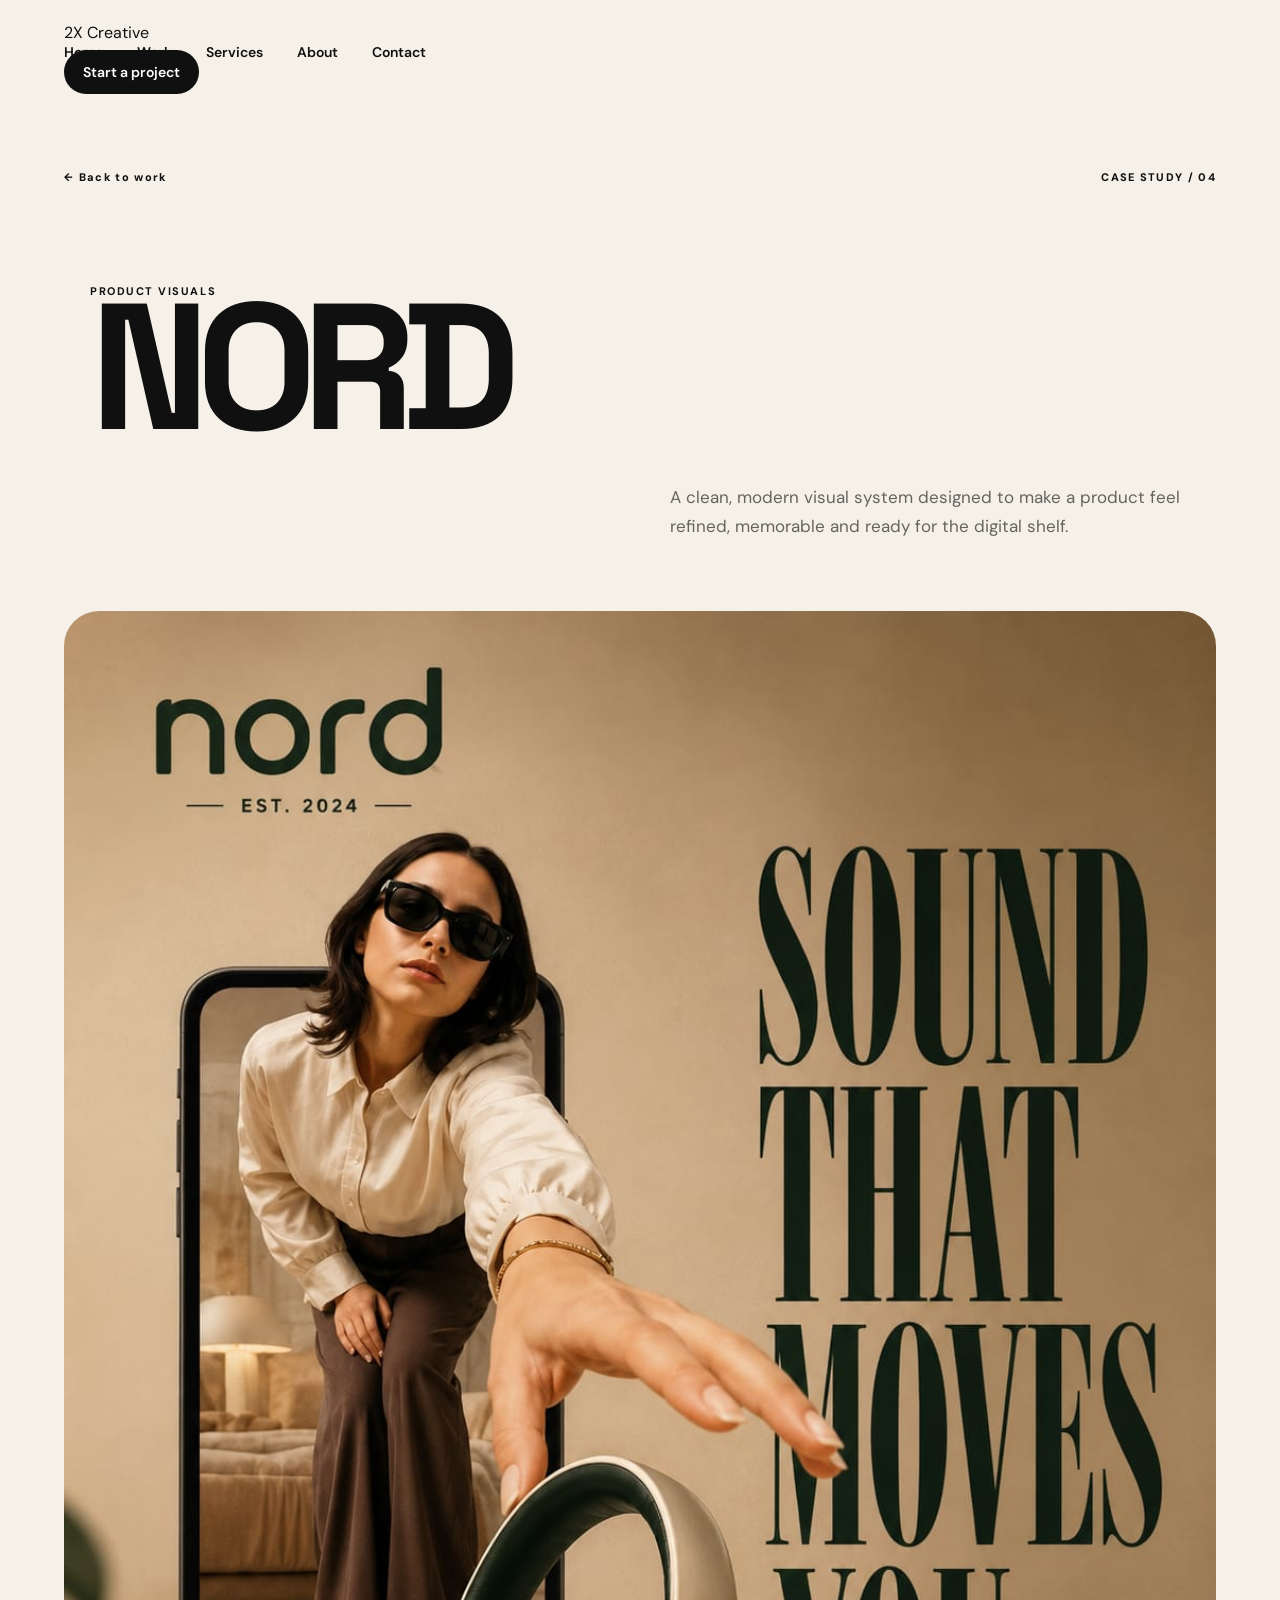
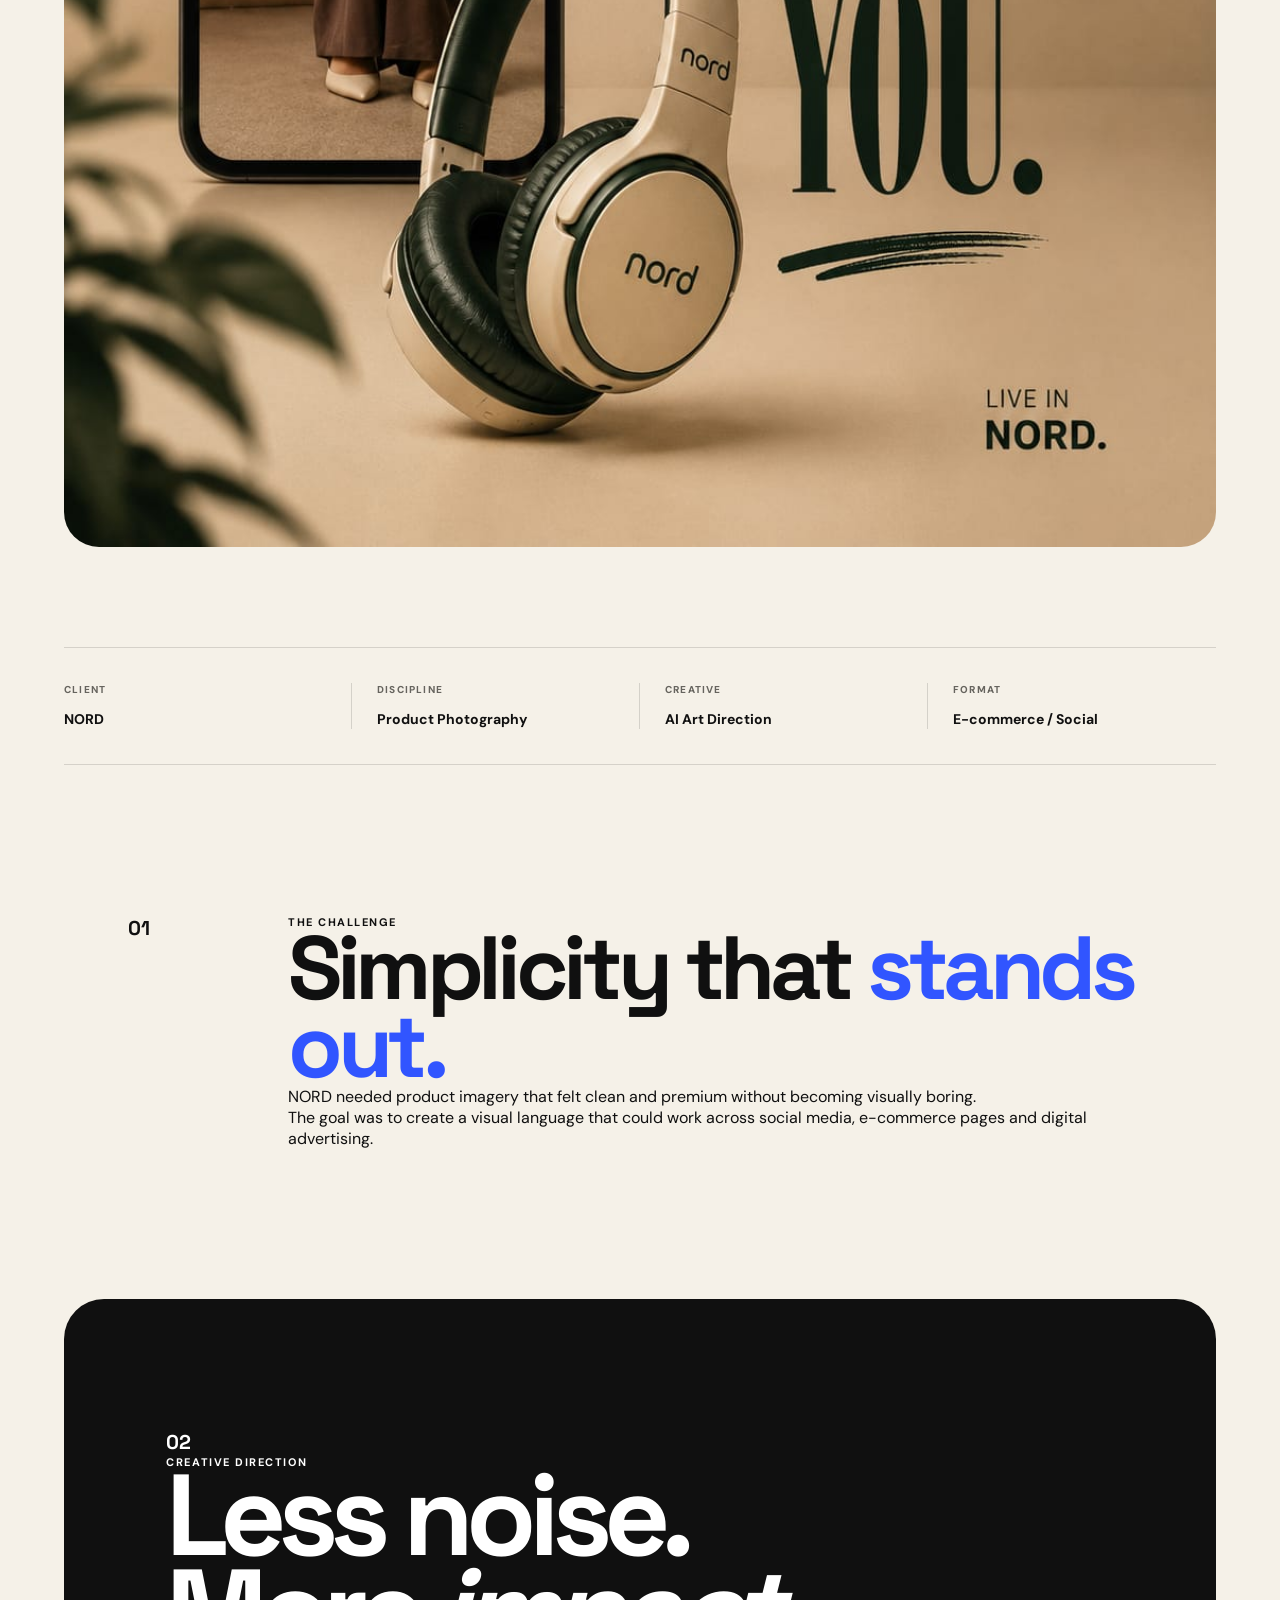
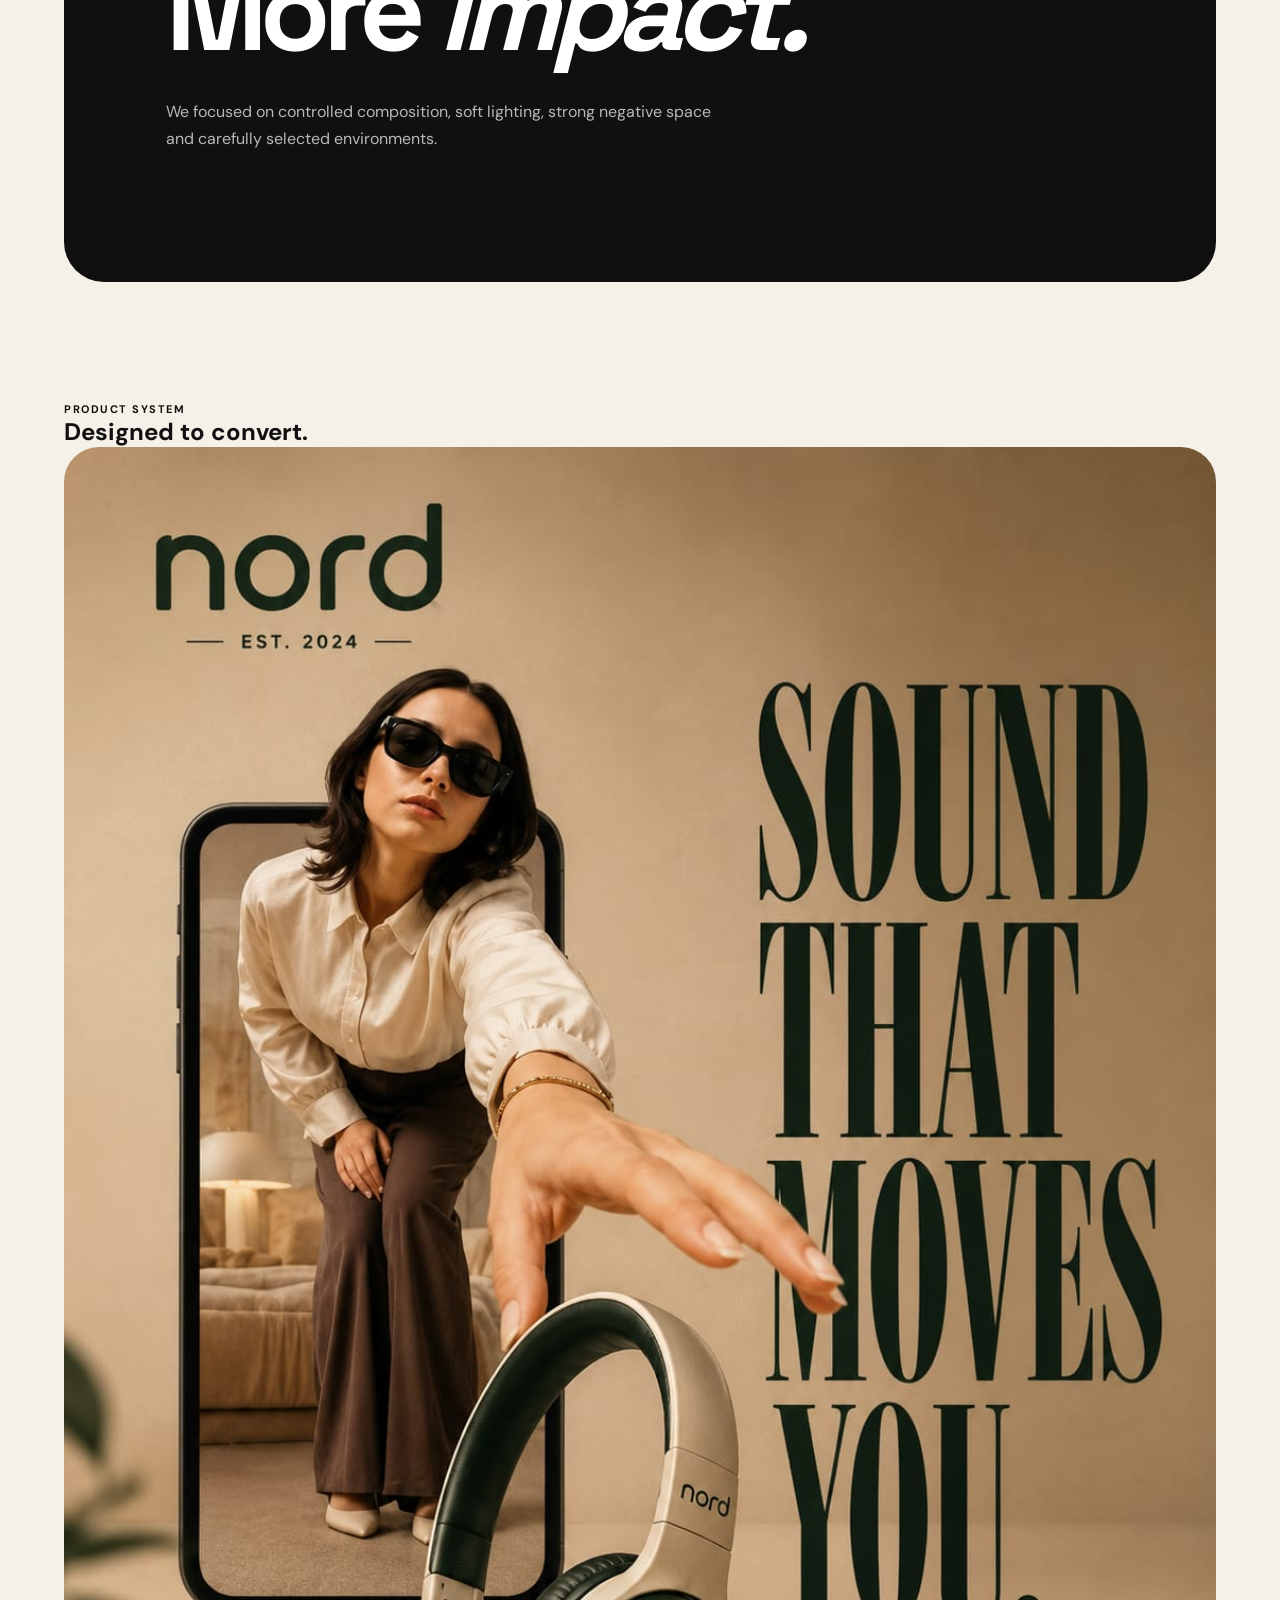
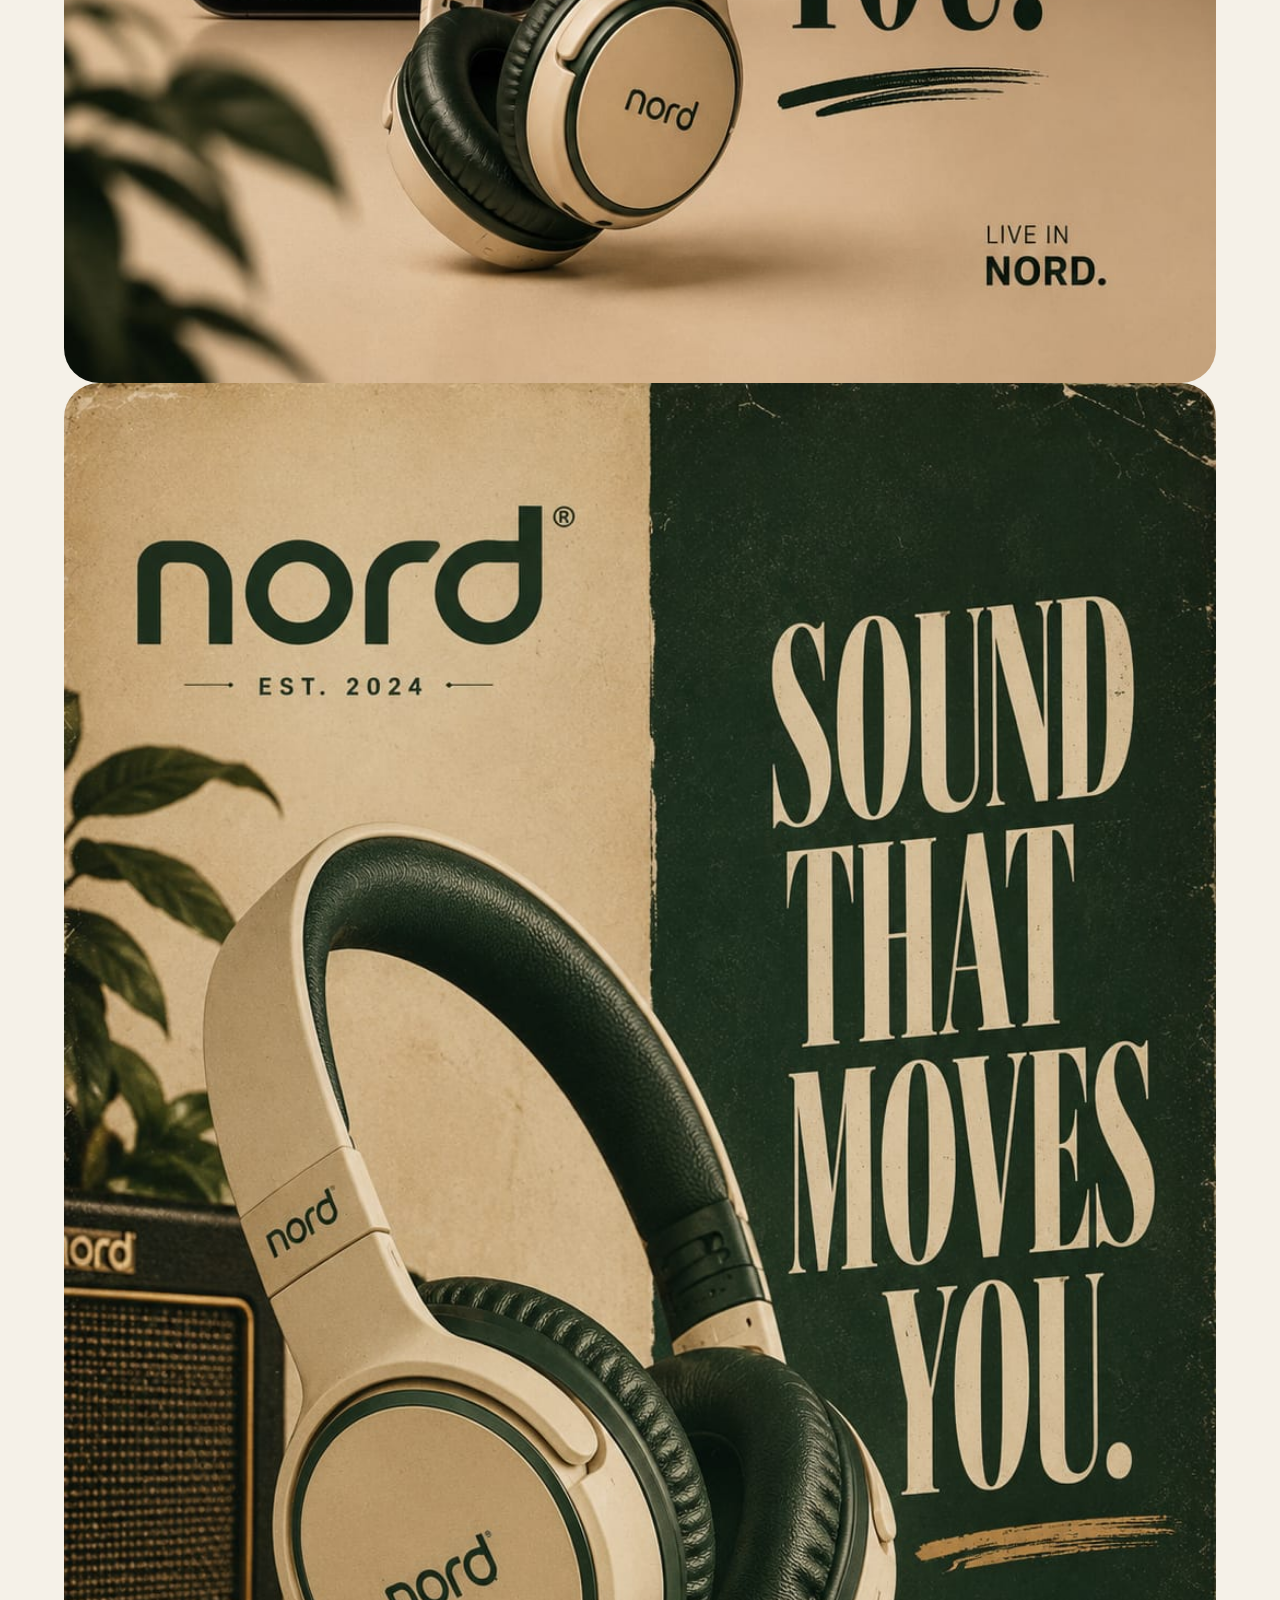
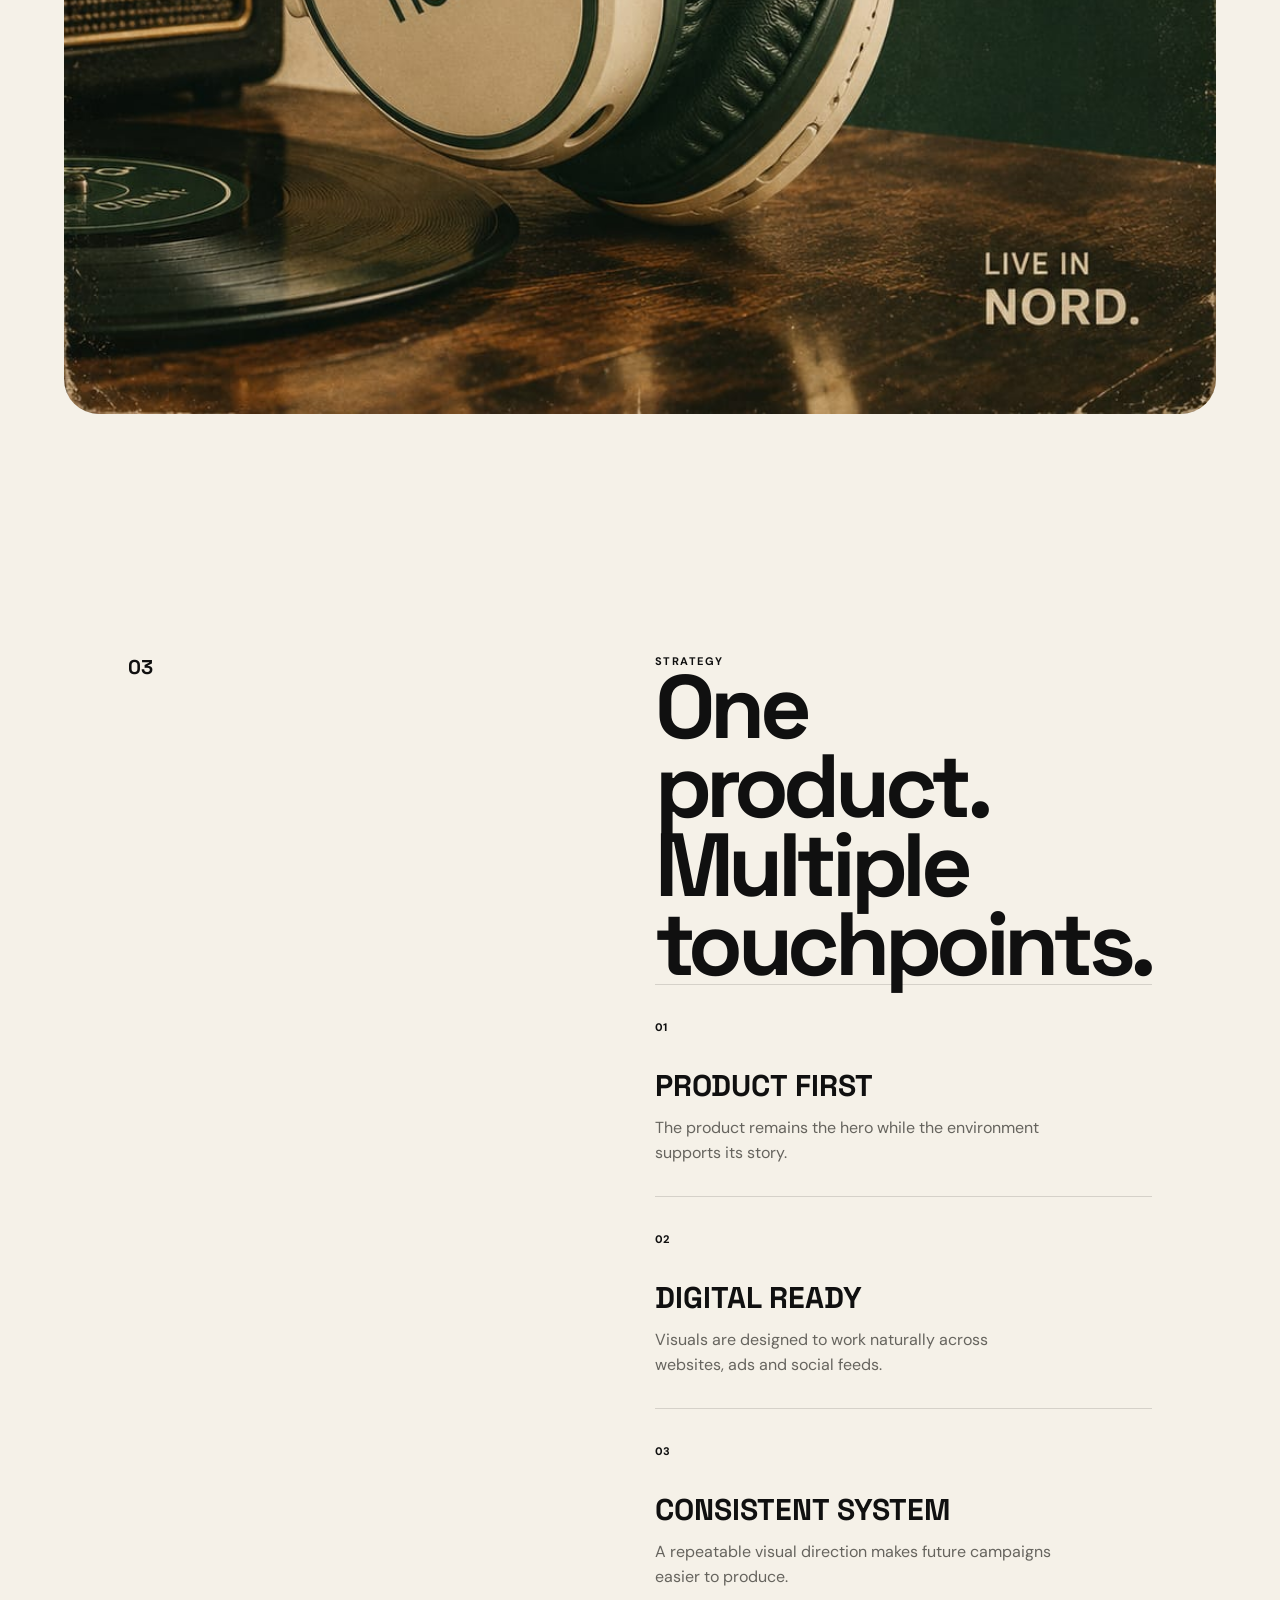
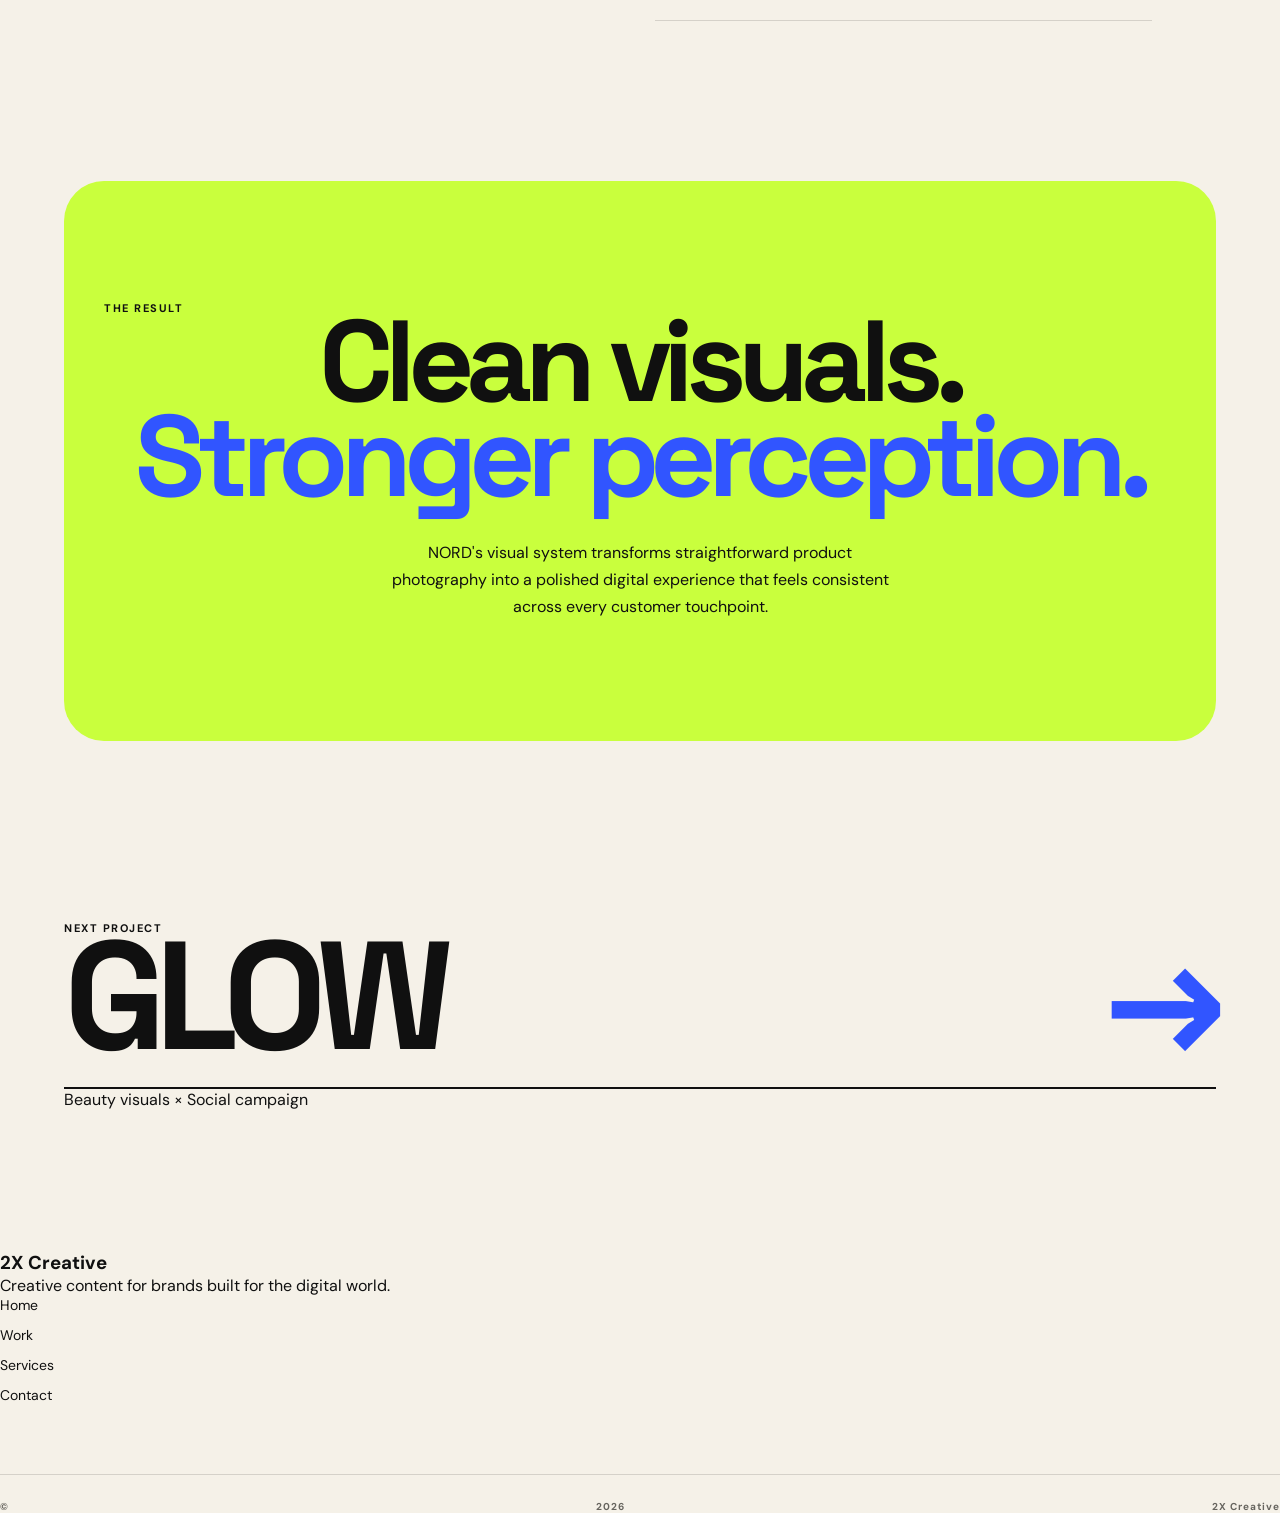
<file: Pages/Nord.html>
<!DOCTYPE html>
<html lang="en">
<head>
    <meta charset="UTF-8">
    <meta name="viewport" content="width=device-width, initial-scale=1.0">

    <title>NORD — 2X Creative</title>

    <link rel="stylesheet" href="../style.css">

    <link rel="preconnect" href="https://fonts.googleapis.com">
    <link rel="preconnect" href="https://fonts.gstatic.com" crossorigin>

    <link href="https://fonts.googleapis.com/css2?family=DM+Sans:wght@400;500;600;700&family=Space+Grotesk:wght@400;500;600;700&display=swap" rel="stylesheet">
</head>

<body class="case-study">

    <!-- NAVBAR -->
    <header class="navbar">
        <div class="nav-inner">

            <a href="../index.html" class="nav-brand">
                2X Creative
            </a>

            <nav class="nav-links">
                <a href="../index.html">Home</a>
                <a href="work.html">Work</a>
                <a href="services.html">Services</a>
                <a href="about.html">About</a>
                <a href="contact.html">Contact</a>
            </nav>

            <a href="contact.html" class="nav-cta">
                Start a project
            </a>

        </div>
    </header>


    <!-- HERO -->
    <main>

        <section class="case-hero">

            <div class="case-top">

                <a href="work.html" class="back-link">
                    ← Back to work
                </a>

                <span class="case-label">
                    CASE STUDY / 04
                </span>

            </div>


            <div class="case-title-wrap">

                <div>

                    <p class="eyebrow">
                        PRODUCT VISUALS
                    </p>

                    <h1>
                        NORD
                    </h1>

                </div>

                <p class="case-intro">
                    A clean, modern visual system designed to
                    make a product feel refined, memorable and
                    ready for the digital shelf.
                </p>

            </div>


            <div class="case-hero-image">

                <img
                    src="../Assets/nord/hero.jpeg"
                    alt="Nord product campaign"
                >

            </div>

        </section>


        <!-- PROJECT INFO -->
        <section class="case-info">

            <div class="case-info-item">
                <span>CLIENT</span>
                <strong>NORD</strong>
            </div>

            <div class="case-info-item">
                <span>DISCIPLINE</span>
                <strong>Product Photography</strong>
            </div>

            <div class="case-info-item">
                <span>CREATIVE</span>
                <strong>AI Art Direction</strong>
            </div>

            <div class="case-info-item">
                <span>FORMAT</span>
                <strong>E-commerce / Social</strong>
            </div>

        </section>


        <!-- CHALLENGE -->
        <section class="case-text-section">

            <div class="case-number">
                01
            </div>

            <div>

                <p class="eyebrow">
                    THE CHALLENGE
                </p>

                <h2>
                    Simplicity that
                    <span>stands out.</span>
                </h2>

                <p>
                    NORD needed product imagery that felt clean
                    and premium without becoming visually boring.
                </p>

                <p>
                    The goal was to create a visual language that
                    could work across social media, e-commerce
                    pages and digital advertising.
                </p>

            </div>

        </section>


        <!-- CREATIVE DIRECTION -->
        <section class="case-dark">

            <div class="case-dark-content">

                <div class="case-number">
                    02
                </div>

                <div>

                    <p class="eyebrow">
                        CREATIVE DIRECTION
                    </p>

                    <h2>
                        Less noise.
                        <br>
                        More
                        <em>impact.</em>
                    </h2>

                    <p>
                        We focused on controlled composition,
                        soft lighting, strong negative space and
                        carefully selected environments.
                    </p>

                </div>

            </div>

        </section>


        <!-- GALLERY -->
        <section class="case-gallery">

            <div class="case-gallery-heading">

                <p class="eyebrow">
                    PRODUCT SYSTEM
                </p>

                <h2>
                    Designed to
                    <span>convert.</span>
                </h2>

            </div>


            <div class="gallery-main">

                <img
                    src="../Assets/nord/hero.jpeg"
                    alt="Nord hero product visual"
                >

            </div>


            <div class="gallery-main">

                <img
                    src="../Assets/nord/detail.jpeg"
                    alt="Nord product detail"
                >

            </div>

        </section>


        <!-- STRATEGY -->
        <section class="case-strategy">

            <div class="case-number">
                03
            </div>

            <div>

                <p class="eyebrow">
                    STRATEGY
                </p>

                <h2>
                    One product.
                    <br>
                    Multiple touchpoints.
                </h2>

                <div class="strategy-points">

                    <div>

                        <span>01</span>

                        <h3>
                            PRODUCT FIRST
                        </h3>

                        <p>
                            The product remains the hero while
                            the environment supports its story.
                        </p>

                    </div>


                    <div>

                        <span>02</span>

                        <h3>
                            DIGITAL READY
                        </h3>

                        <p>
                            Visuals are designed to work naturally
                            across websites, ads and social feeds.
                        </p>

                    </div>


                    <div>

                        <span>03</span>

                        <h3>
                            CONSISTENT SYSTEM
                        </h3>

                        <p>
                            A repeatable visual direction makes
                            future campaigns easier to produce.
                        </p>

                    </div>

                </div>

            </div>

        </section>


        <!-- RESULT -->
        <section class="case-final">

            <p class="eyebrow">
                THE RESULT
            </p>

            <h2>
                Clean visuals.
                <br>
                <span>Stronger perception.</span>
            </h2>

            <p>
                NORD's visual system transforms straightforward
                product photography into a polished digital
                experience that feels consistent across every
                customer touchpoint.
            </p>

        </section>


        <!-- NEXT PROJECT -->
        <section class="next-project">

            <p class="eyebrow">
                NEXT PROJECT
            </p>

            <a href="Glow.html">

                <h2>
                    GLOW
                    <span>→</span>
                </h2>

                <p>
                    Beauty visuals × Social campaign
                </p>

            </a>

        </section>

    </main>


    <!-- FOOTER -->
    <footer>

        <div class="footer-inner">

            <div>

                <h3>
                    2X Creative
                </h3>

                <p>
                    Creative content for brands
                    built for the digital world.
                </p>

            </div>


            <div class="footer-links">

                <a href="../index.html">Home</a>
                <a href="work.html">Work</a>
                <a href="services.html">Services</a>
                <a href="contact.html">Contact</a>

            </div>

        </div>


        <p class="footer-bottom">
            © <span id="year"></span> 2X Creative
        </p>

    </footer>


    <script src="../script.js"></script>

</body>
</html>
</file>
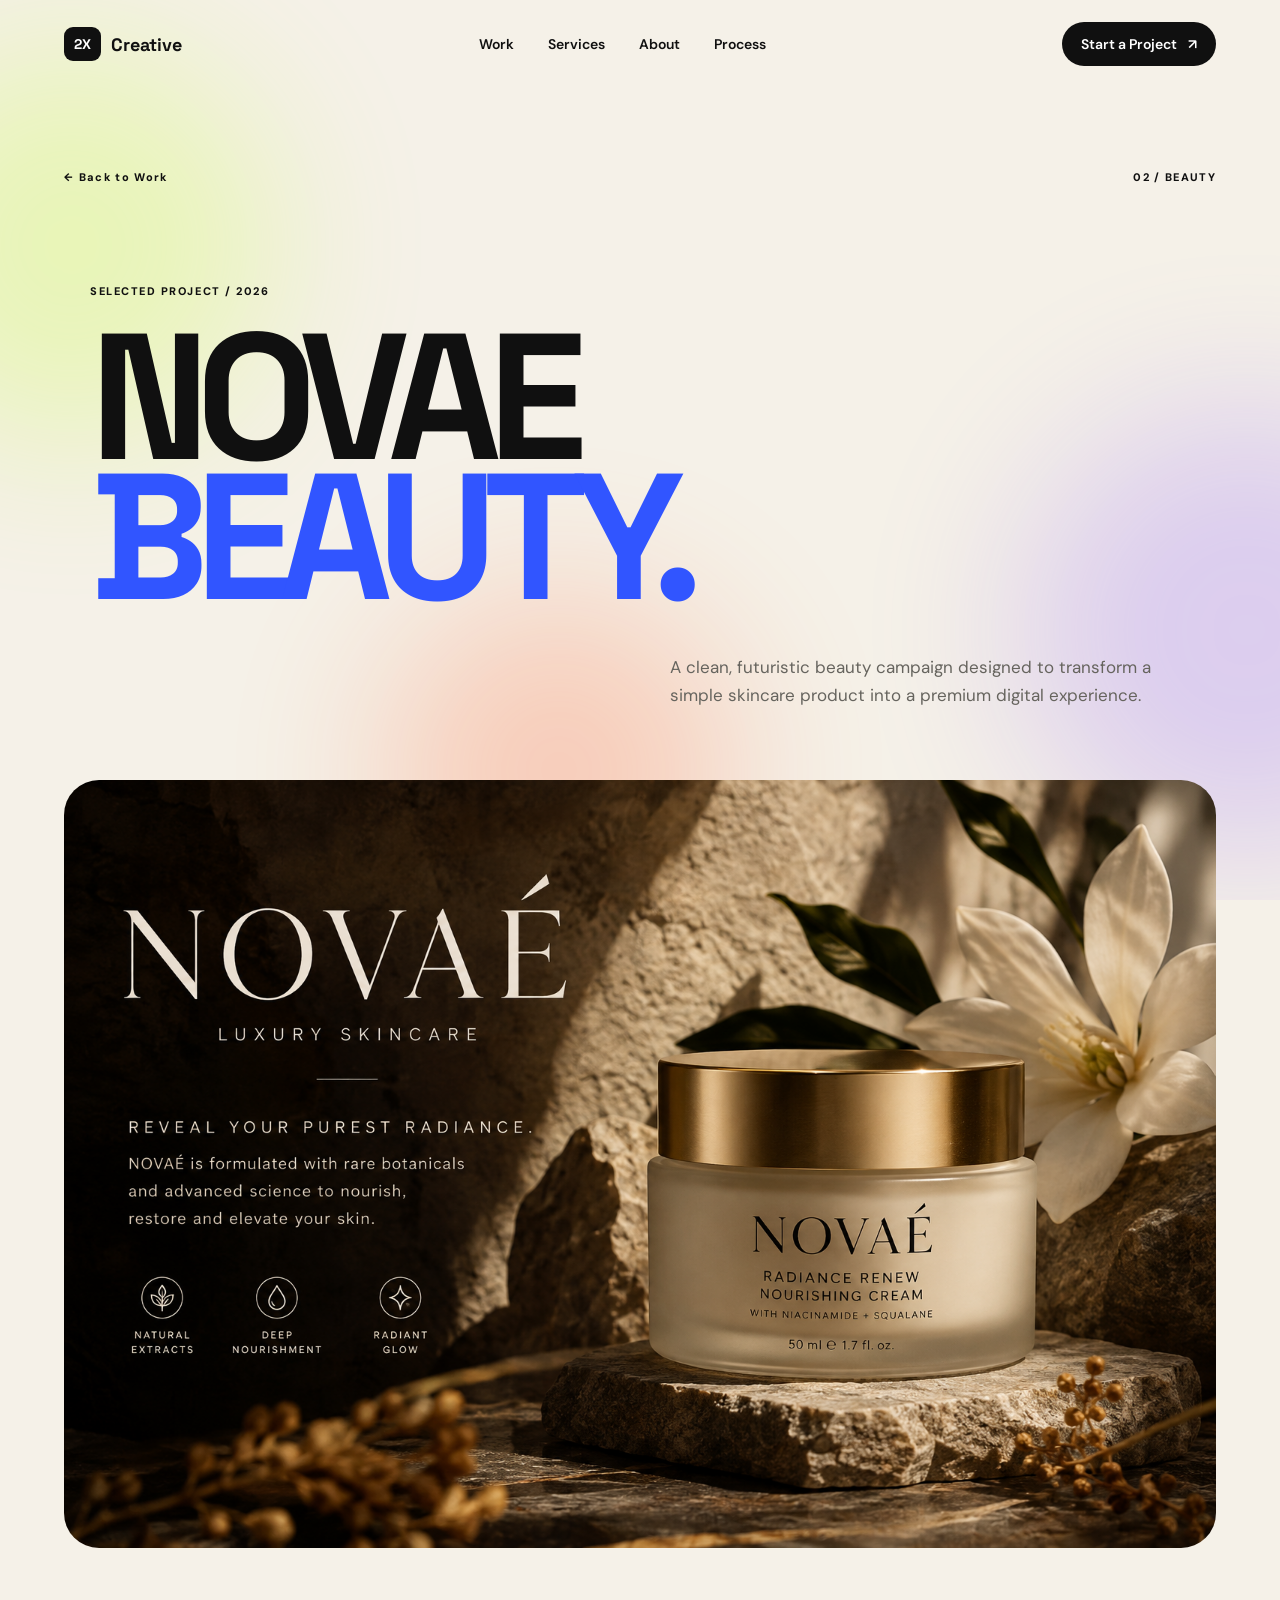
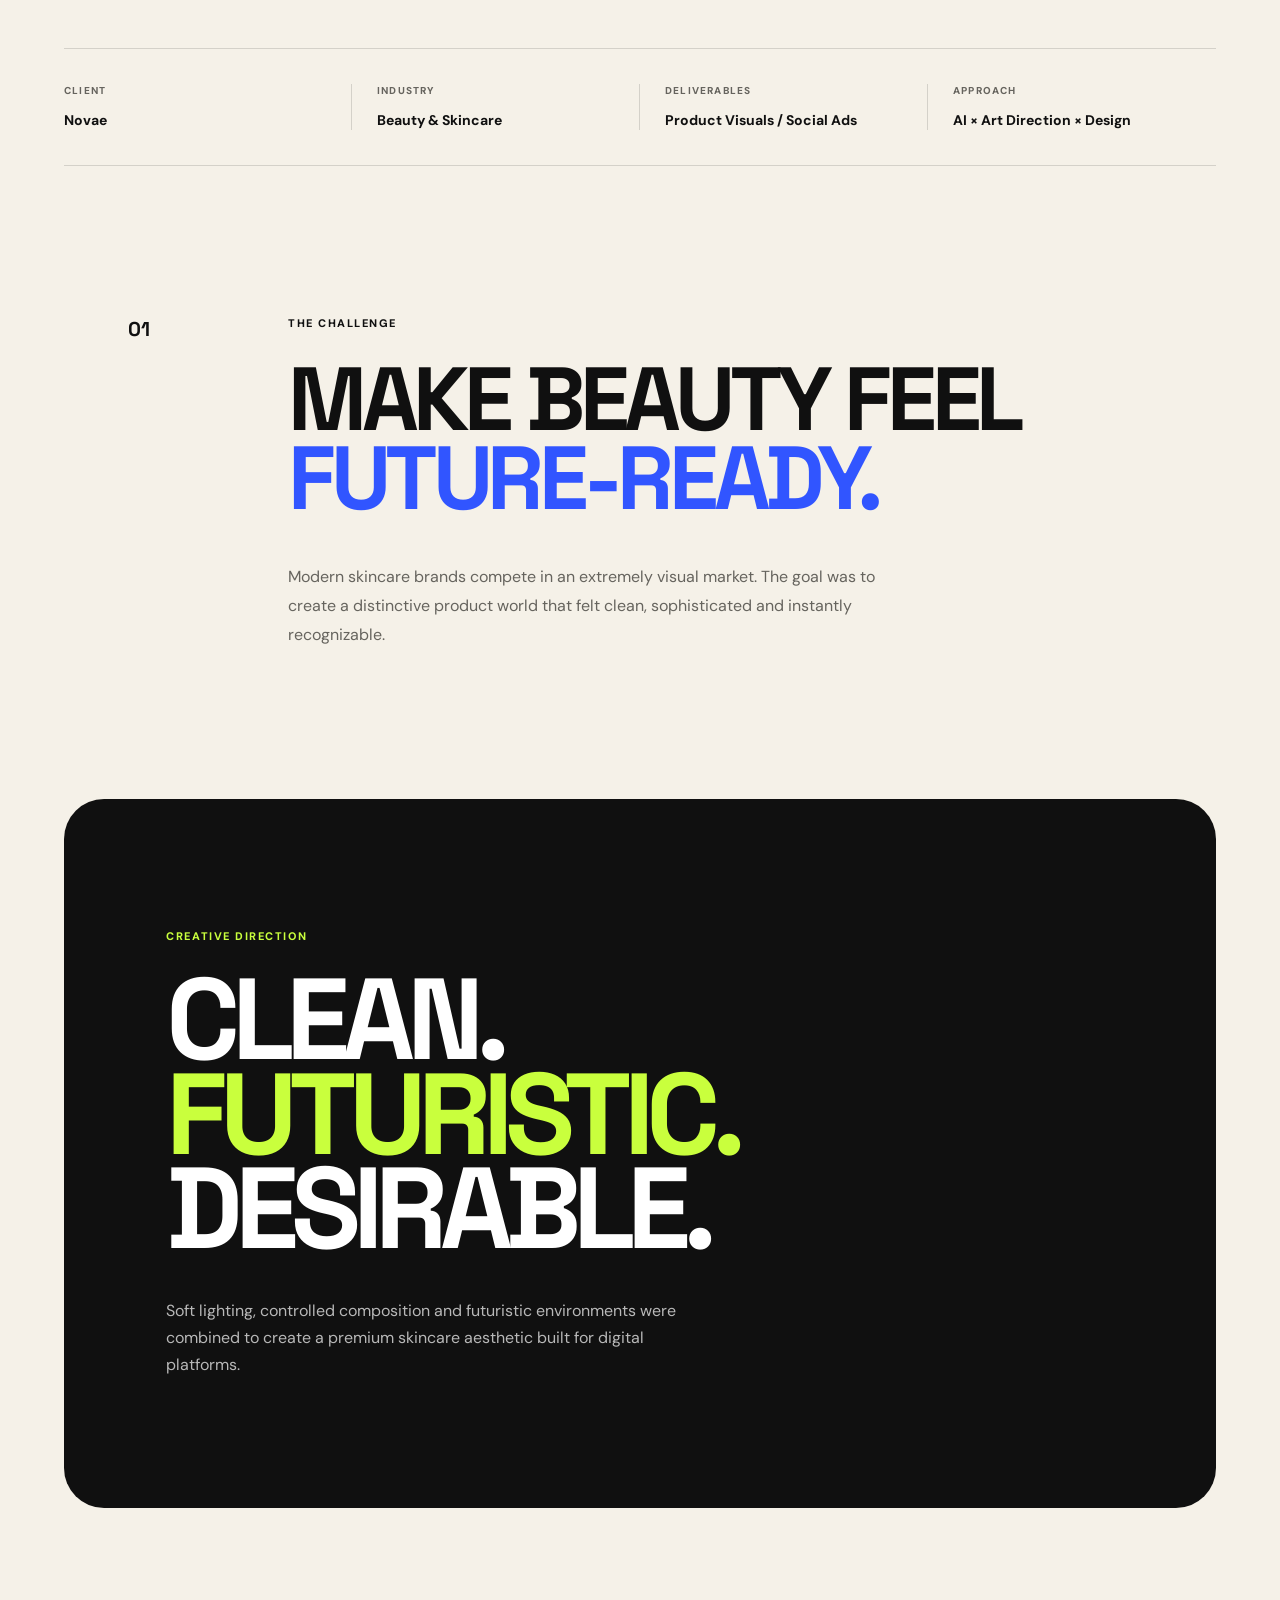
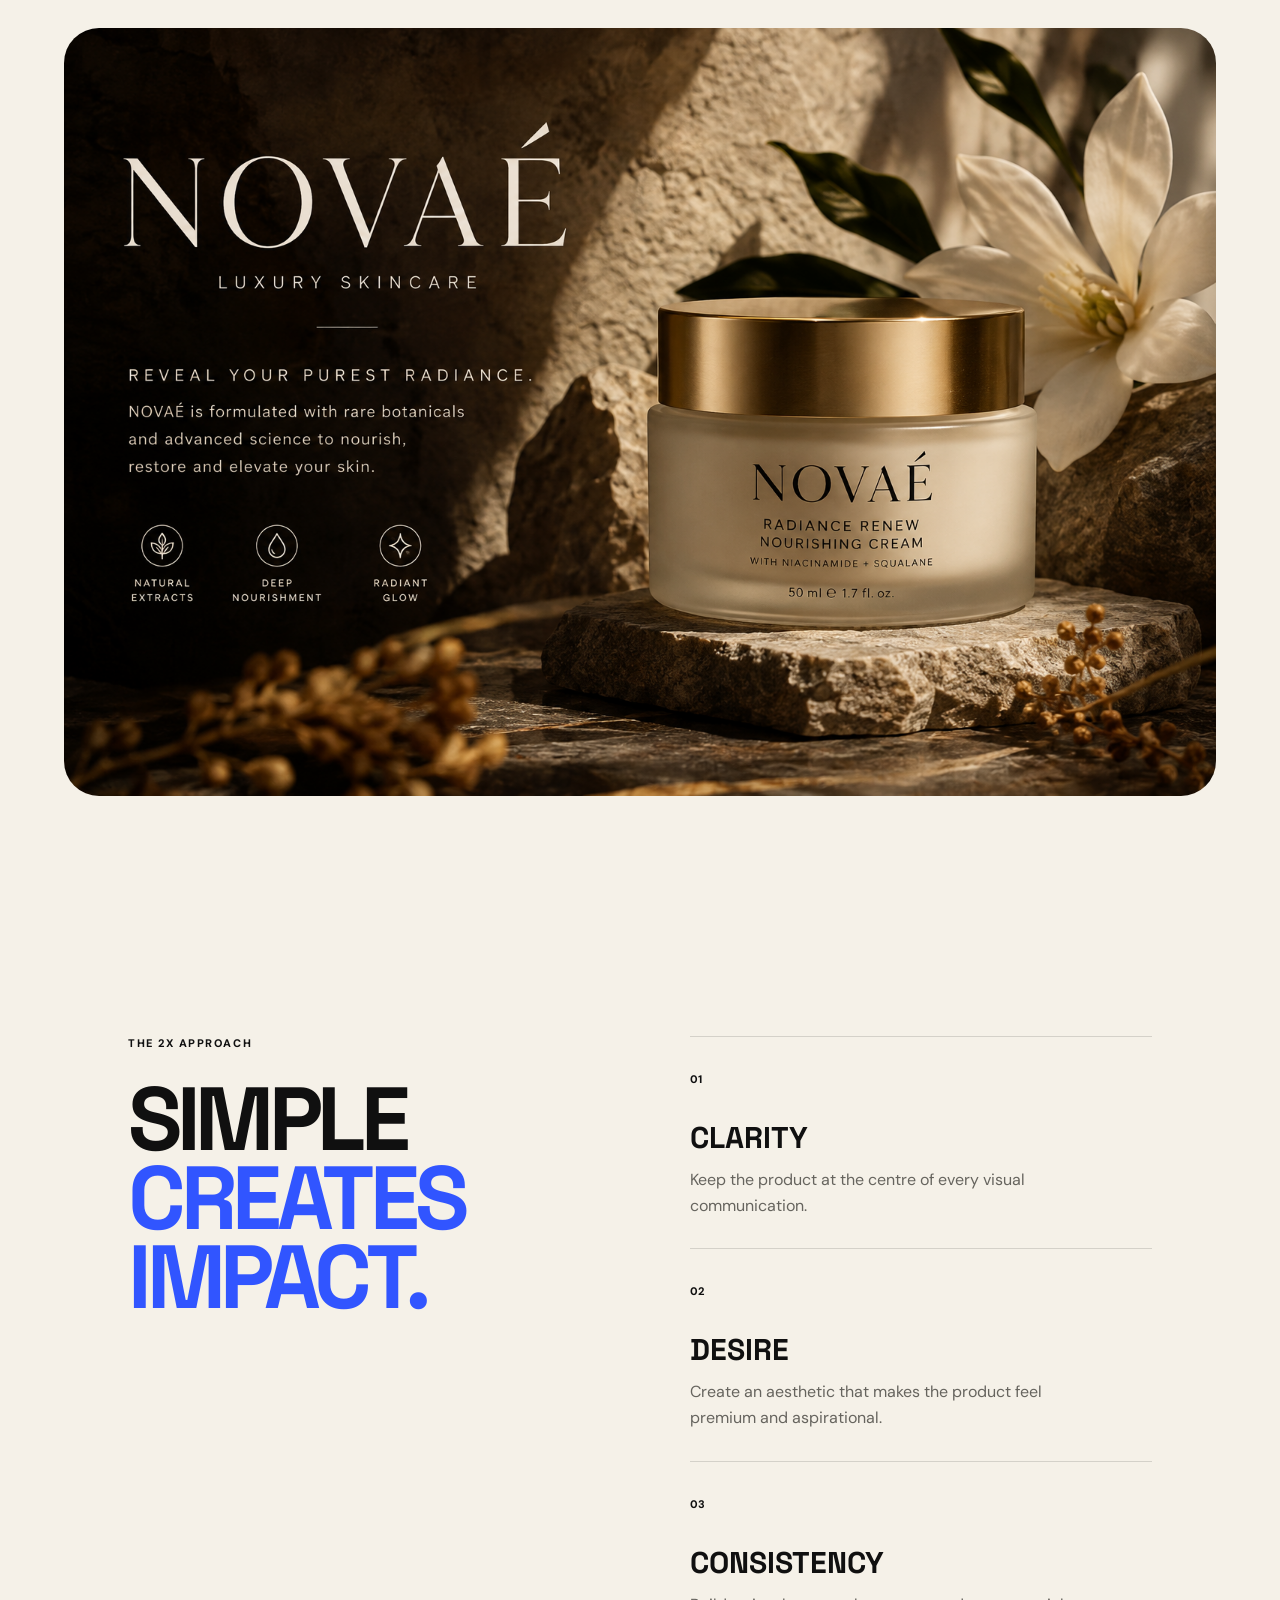
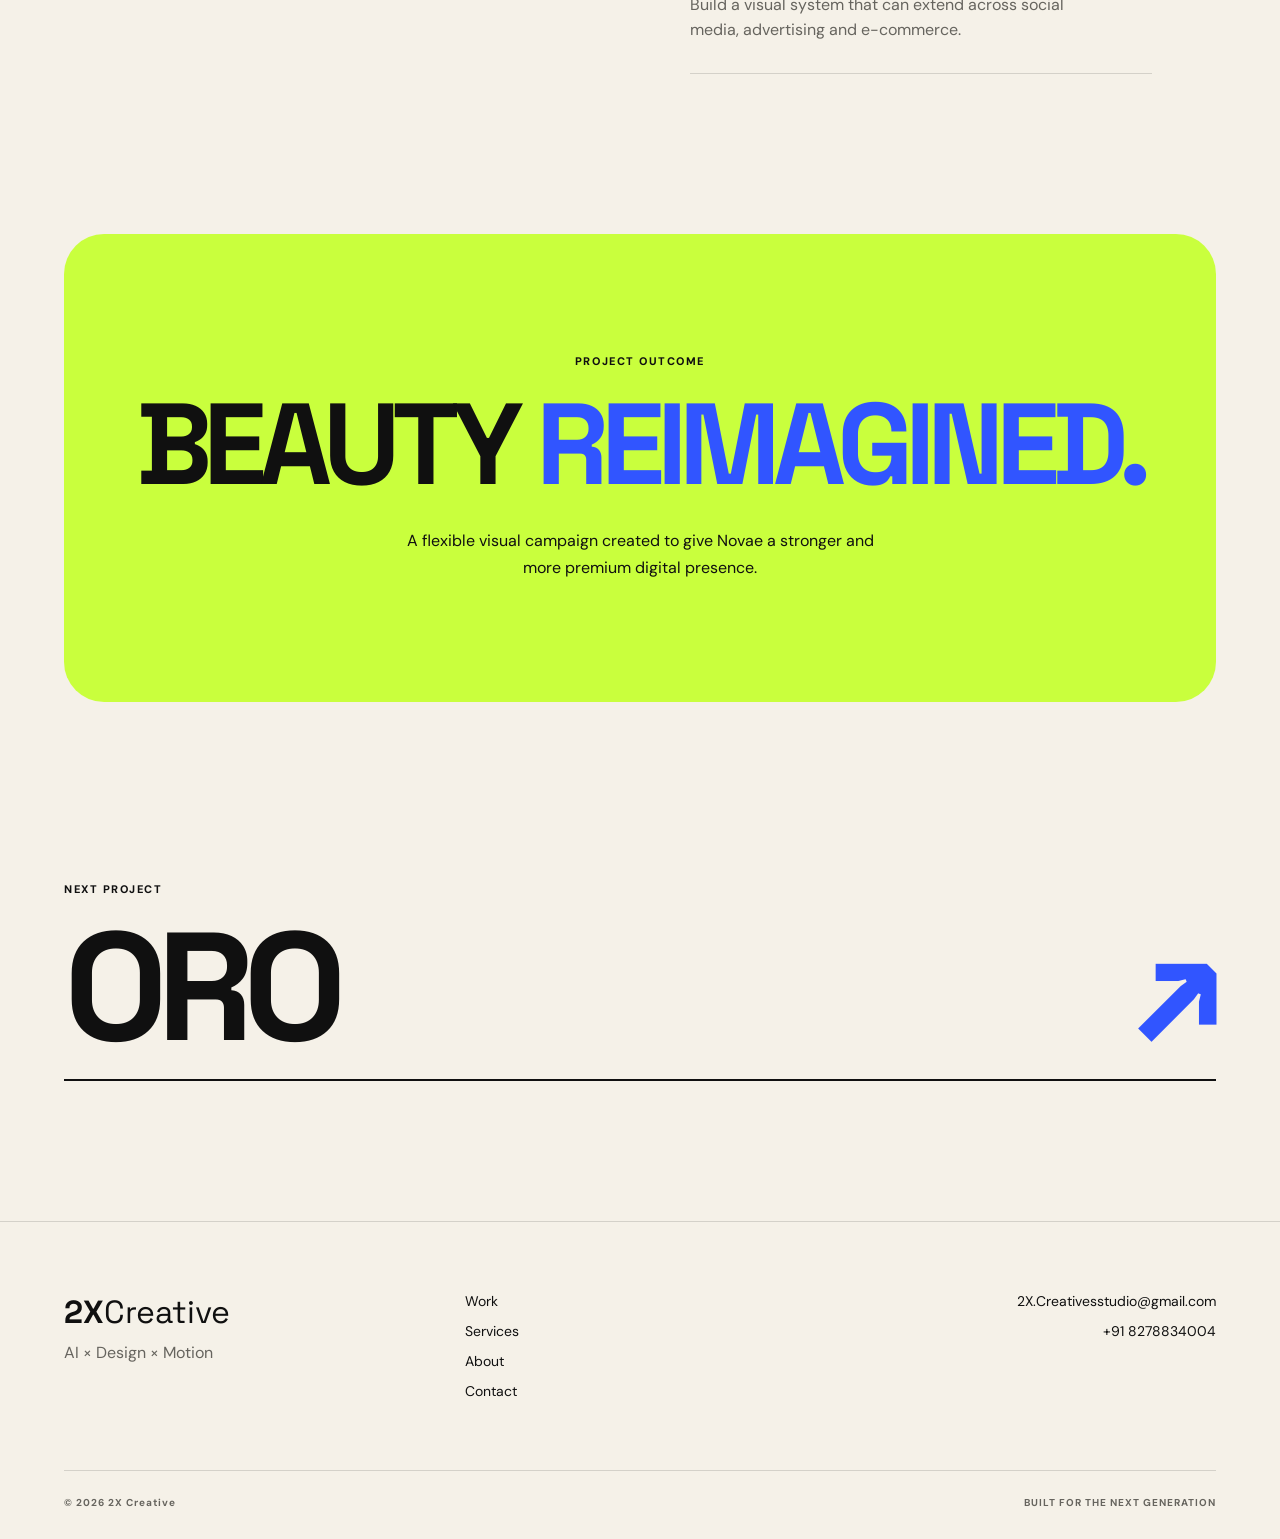
<file: Pages/novae.html>
<!DOCTYPE html>
<html lang="en">

<head>
    <meta charset="UTF-8">
    <meta name="viewport" content="width=device-width, initial-scale=1.0">

    <title>Novae — 2X Creative</title>

    <link rel="stylesheet" href="../style.css">

    <link rel="preconnect" href="https://fonts.googleapis.com">
    <link rel="preconnect" href="https://fonts.gstatic.com" crossorigin>

    <link href="https://fonts.googleapis.com/css2?family=DM+Sans:wght@400;500;600;700&family=Space+Grotesk:wght@400;500;600;700&display=swap"
        rel="stylesheet">
</head>

<body>

<div class="page-bg">
    <div class="gradient-orb orb-one"></div>
    <div class="gradient-orb orb-two"></div>
    <div class="gradient-orb orb-three"></div>
</div>


<!-- NAVBAR -->

<header class="navbar">

    <a href="../index.html" class="brand">
        <span class="brand-mark">2X</span>
        <span class="brand-name">Creative</span>
    </a>

    <nav class="nav-links">
        <a href="work.html">Work</a>
        <a href="services.html">Services</a>
        <a href="about.html">About</a>
        <a href="process.html">Process</a>
    </nav>

    <a href="contact.html" class="nav-cta">
        Start a Project <span>↗</span>
    </a>

</header>


<main class="case-study">


<!-- HERO -->

<section class="case-hero">

    <div class="case-top">

        <a href="work.html" class="back-link">
            ← Back to Work
        </a>

        <span>
            02 / BEAUTY
        </span>

    </div>


    <div class="case-title-wrap">

        <p class="section-label">
            SELECTED PROJECT / 2026
        </p>

        <h1>
            NOVAE
            <span>BEAUTY.</span>
        </h1>

        <p class="case-intro">
            A clean, futuristic beauty campaign designed to
            transform a simple skincare product into a
            premium digital experience.
        </p>

    </div>


    <div class="case-hero-image">

        <img
            src="../Assets/novae/hero.png"
            alt="Novae beauty campaign"
        >

    </div>

</section>



<!-- PROJECT INFO -->

<section class="case-info">

    <div class="case-info-item">
        <span>CLIENT</span>
        <strong>Novae</strong>
    </div>

    <div class="case-info-item">
        <span>INDUSTRY</span>
        <strong>Beauty & Skincare</strong>
    </div>

    <div class="case-info-item">
        <span>DELIVERABLES</span>
        <strong>Product Visuals / Social Ads</strong>
    </div>

    <div class="case-info-item">
        <span>APPROACH</span>
        <strong>AI × Art Direction × Design</strong>
    </div>

</section>



<!-- CHALLENGE -->

<section class="case-text-section reveal">

    <div class="case-number">
        01
    </div>

    <div>

        <p class="section-label">
            THE CHALLENGE
        </p>

        <h2>
            MAKE BEAUTY
            FEEL
            <span>FUTURE-READY.</span>
        </h2>

        <p class="case-body">
            Modern skincare brands compete in an extremely
            visual market. The goal was to create a distinctive
            product world that felt clean, sophisticated and
            instantly recognizable.
        </p>

    </div>

</section>



<!-- CREATIVE DIRECTION -->

<section class="case-dark reveal">

    <div class="case-dark-content">

        <p class="section-label">
            CREATIVE DIRECTION
        </p>

        <h2>
            CLEAN.
            <span>FUTURISTIC.</span>
            DESIRABLE.
        </h2>

        <p>
            Soft lighting, controlled composition and futuristic
            environments were combined to create a premium
            skincare aesthetic built for digital platforms.
        </p>

    </div>

</section>



<!-- VISUAL -->

<section class="case-gallery reveal">

    <div class="gallery-main">

        <img
            src="../Assets/novae/hero.png"
            alt="Novae product visual"
        >

    </div>

</section>



<!-- STRATEGY -->

<section class="case-strategy reveal">

    <div>

        <p class="section-label">
            THE 2X APPROACH
        </p>

        <h2>
            SIMPLE
            <span>CREATES IMPACT.</span>
        </h2>

    </div>


    <div class="strategy-points">

        <div>

            <span>01</span>

            <h3>CLARITY</h3>

            <p>
                Keep the product at the centre of every
                visual communication.
            </p>

        </div>


        <div>

            <span>02</span>

            <h3>DESIRE</h3>

            <p>
                Create an aesthetic that makes the product
                feel premium and aspirational.
            </p>

        </div>


        <div>

            <span>03</span>

            <h3>CONSISTENCY</h3>

            <p>
                Build a visual system that can extend across
                social media, advertising and e-commerce.
            </p>

        </div>

    </div>

</section>



<!-- FINAL -->

<section class="case-final reveal">

    <p class="section-label">
        PROJECT OUTCOME
    </p>

    <h2>
        BEAUTY
        <span>REIMAGINED.</span>
    </h2>

    <p>
        A flexible visual campaign created to give Novae
        a stronger and more premium digital presence.
    </p>

</section>



<!-- NEXT PROJECT -->

<section class="next-project">

    <p class="section-label">
        NEXT PROJECT
    </p>

    <a href="Oro.html">

        <h2>
            ORO
            <span>↗</span>
        </h2>

    </a>

</section>


</main>



<!-- FOOTER -->

<footer class="footer">

    <div class="footer-top">

        <div>

            <div class="footer-brand">
                2X<span>Creative</span>
            </div>

            <p>
                AI × Design × Motion
            </p>

        </div>


        <div class="footer-links">

            <a href="work.html">Work</a>
            <a href="services.html">Services</a>
            <a href="about.html">About</a>
            <a href="contact.html">Contact</a>

        </div>


        <div class="footer-contact">

            <a href="mailto:2X.Creativesstudio@gmail.com">
                2X.Creativesstudio@gmail.com
            </a>

            <a href="tel:8278834004">
                +91 8278834004
            </a>

        </div>

    </div>


    <div class="footer-bottom">

        <span>© 2026 2X Creative</span>

        <span>BUILT FOR THE NEXT GENERATION</span>

    </div>

</footer>


<script src="../script.js"></script>

</body>
</html>
</file>
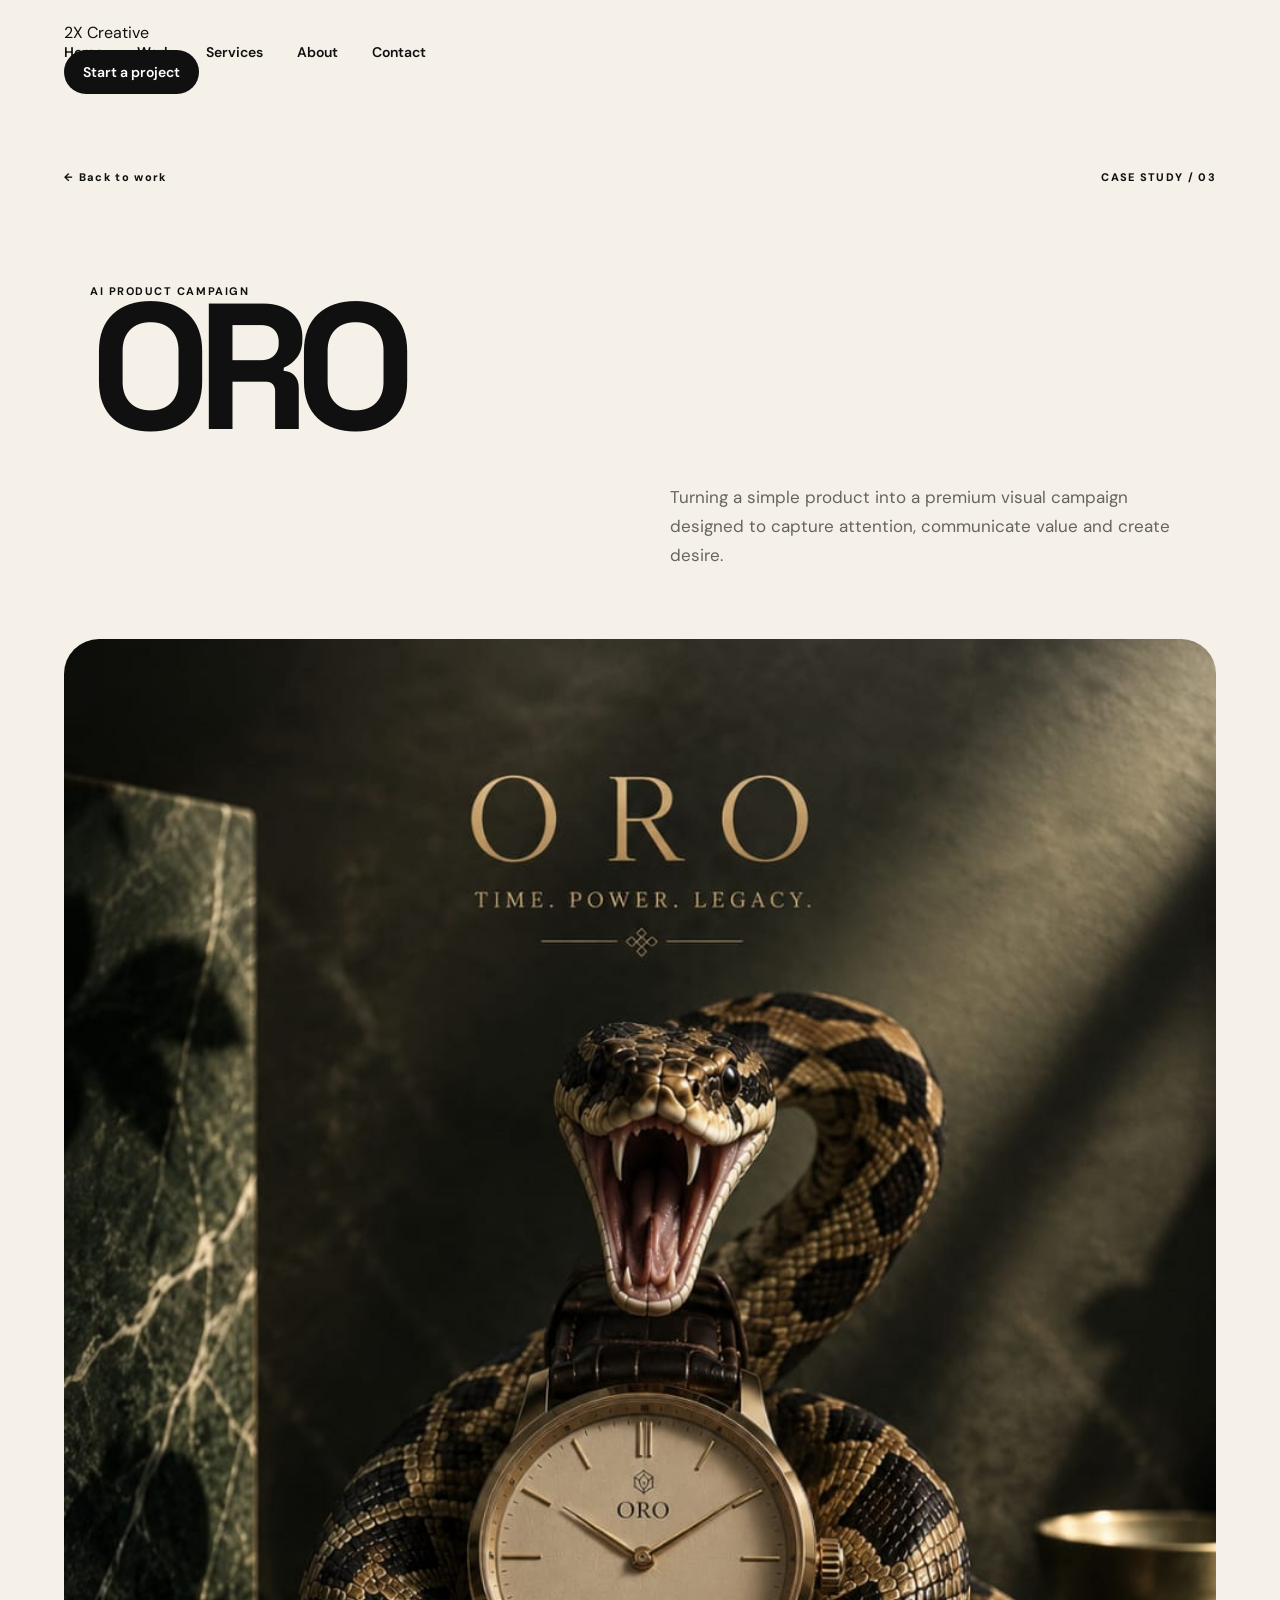
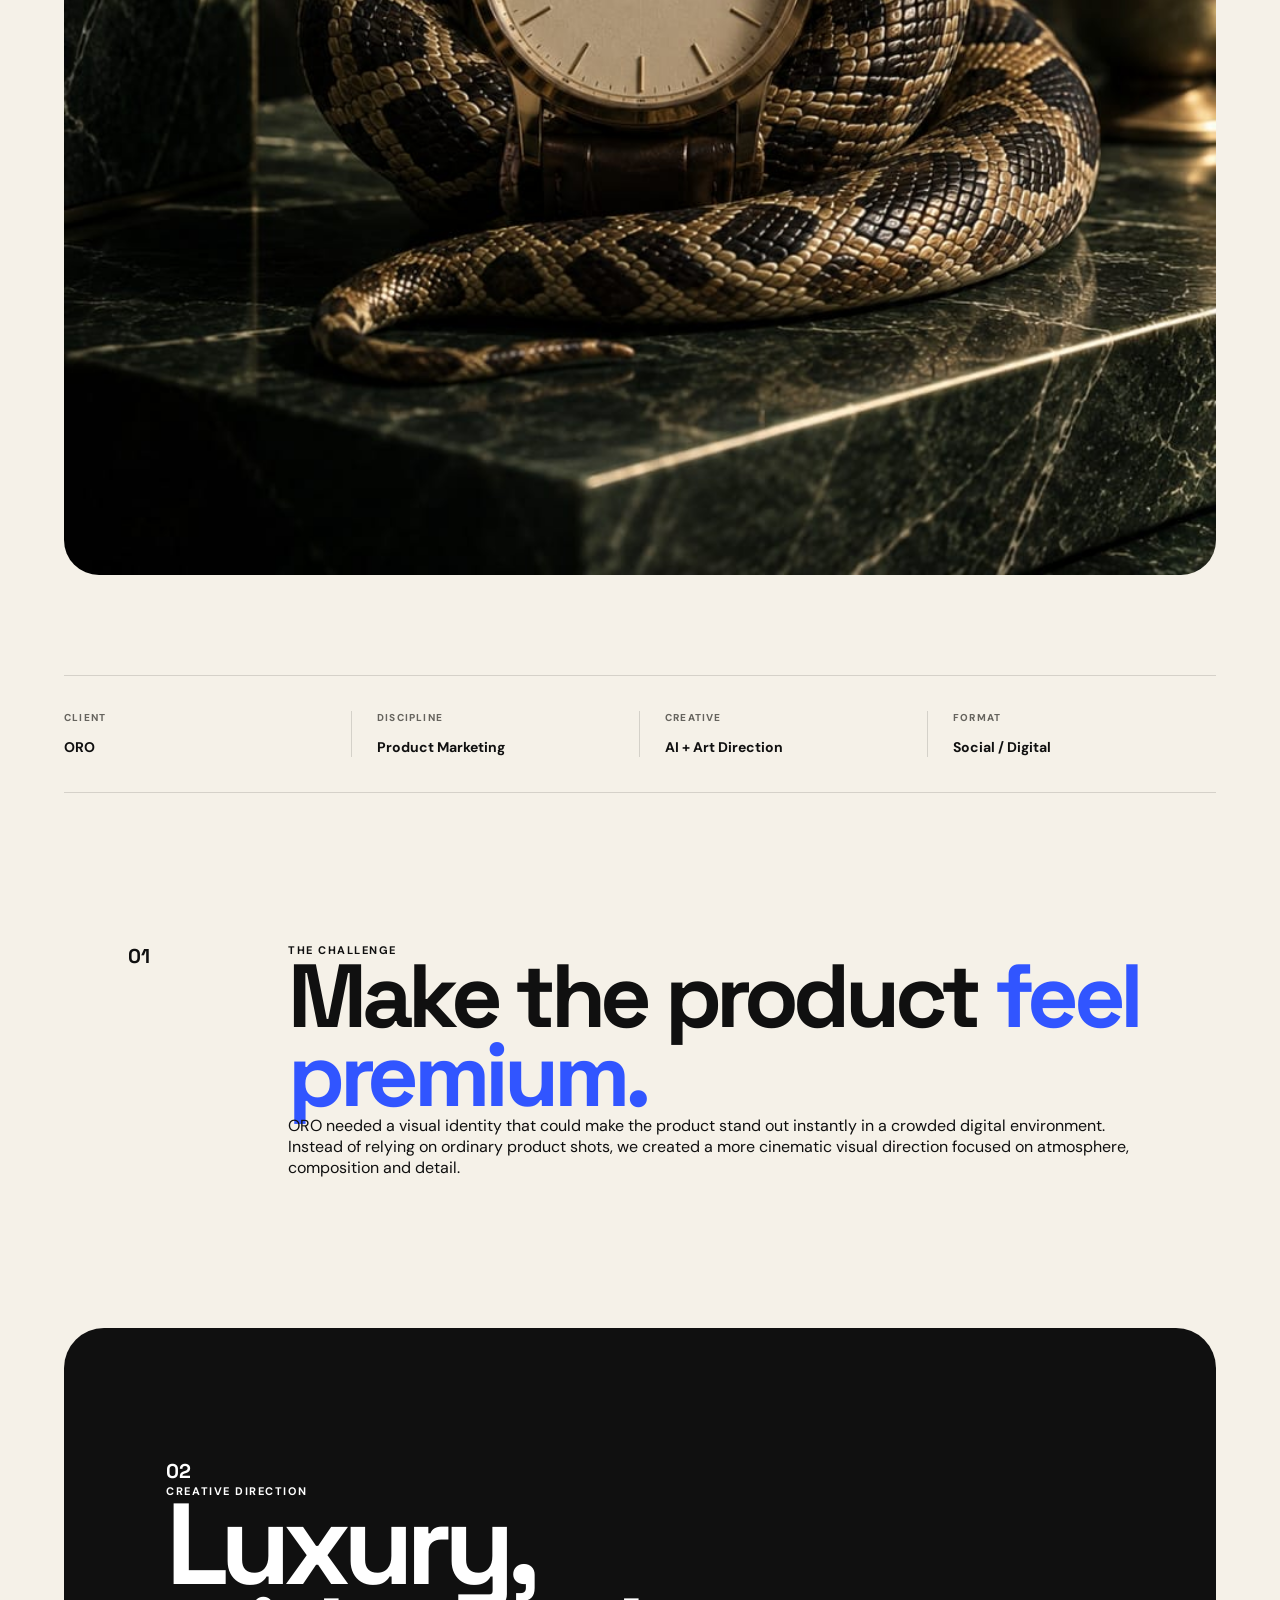
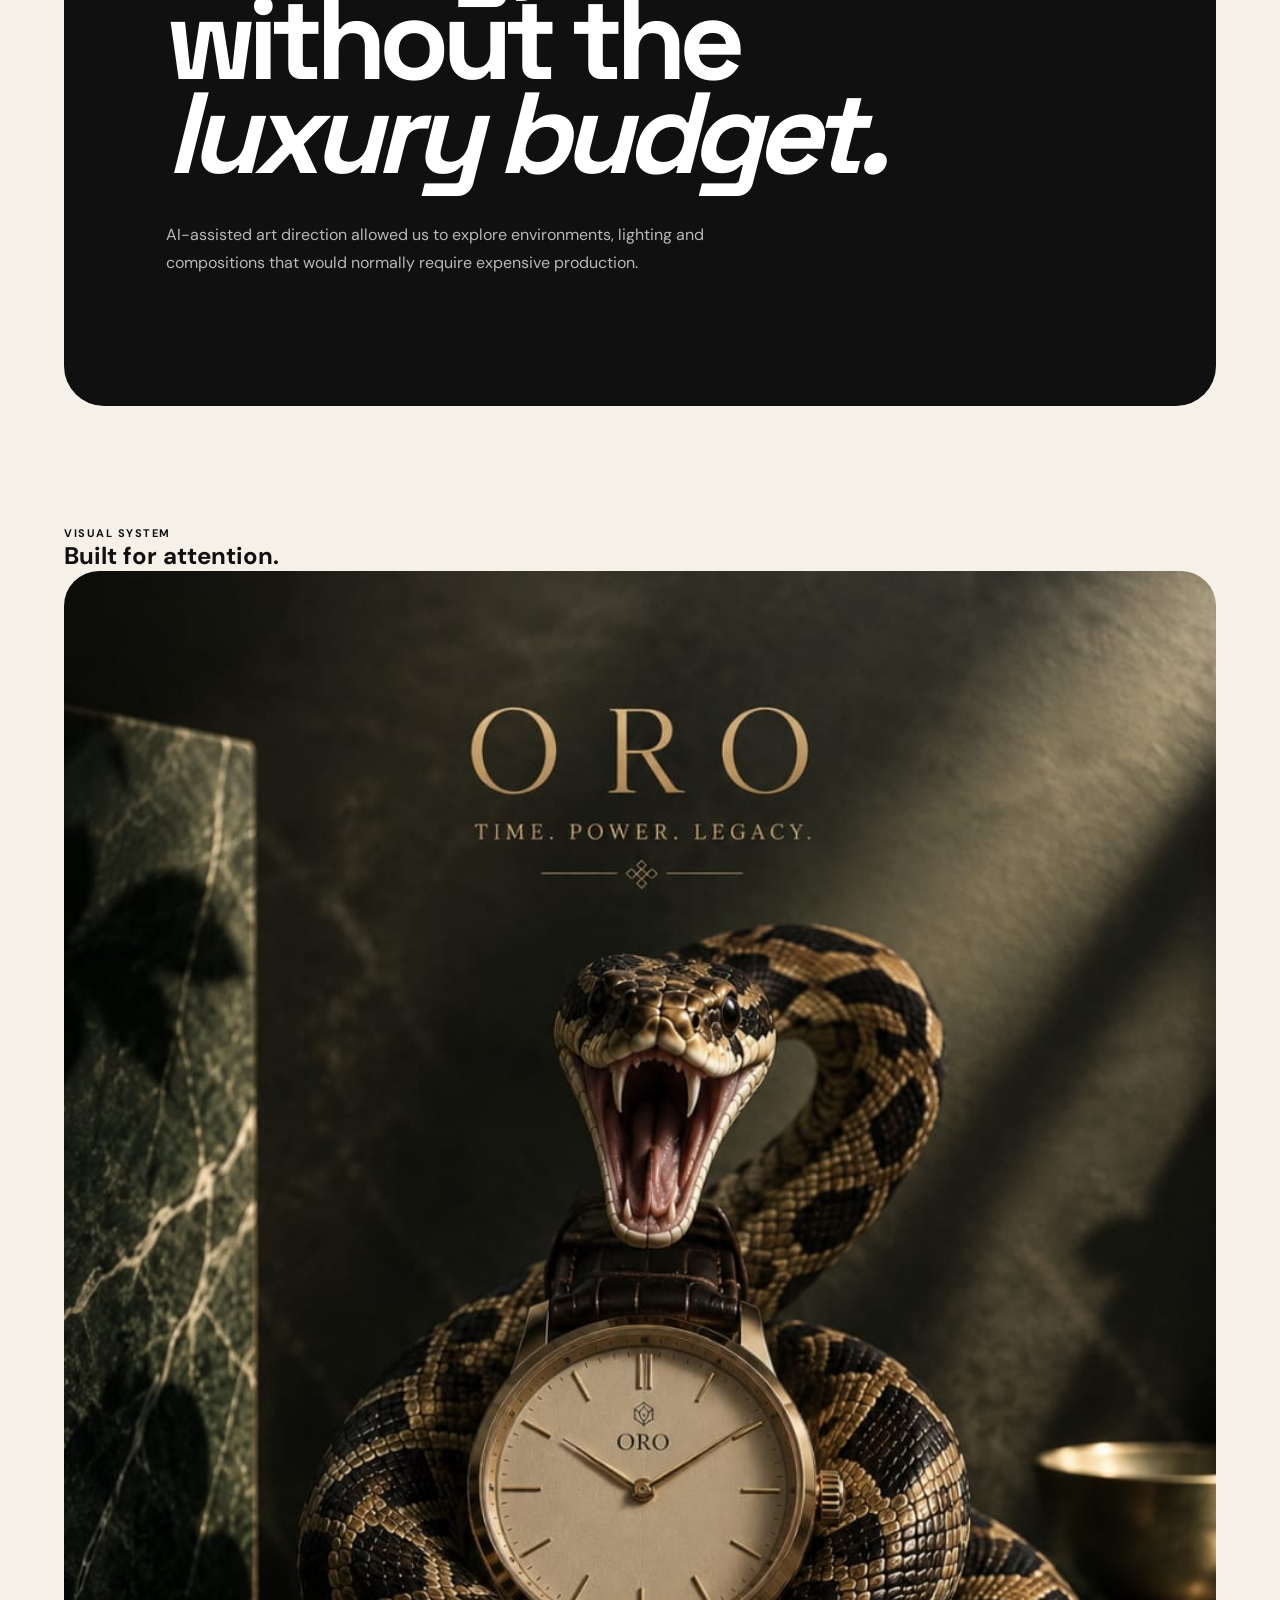
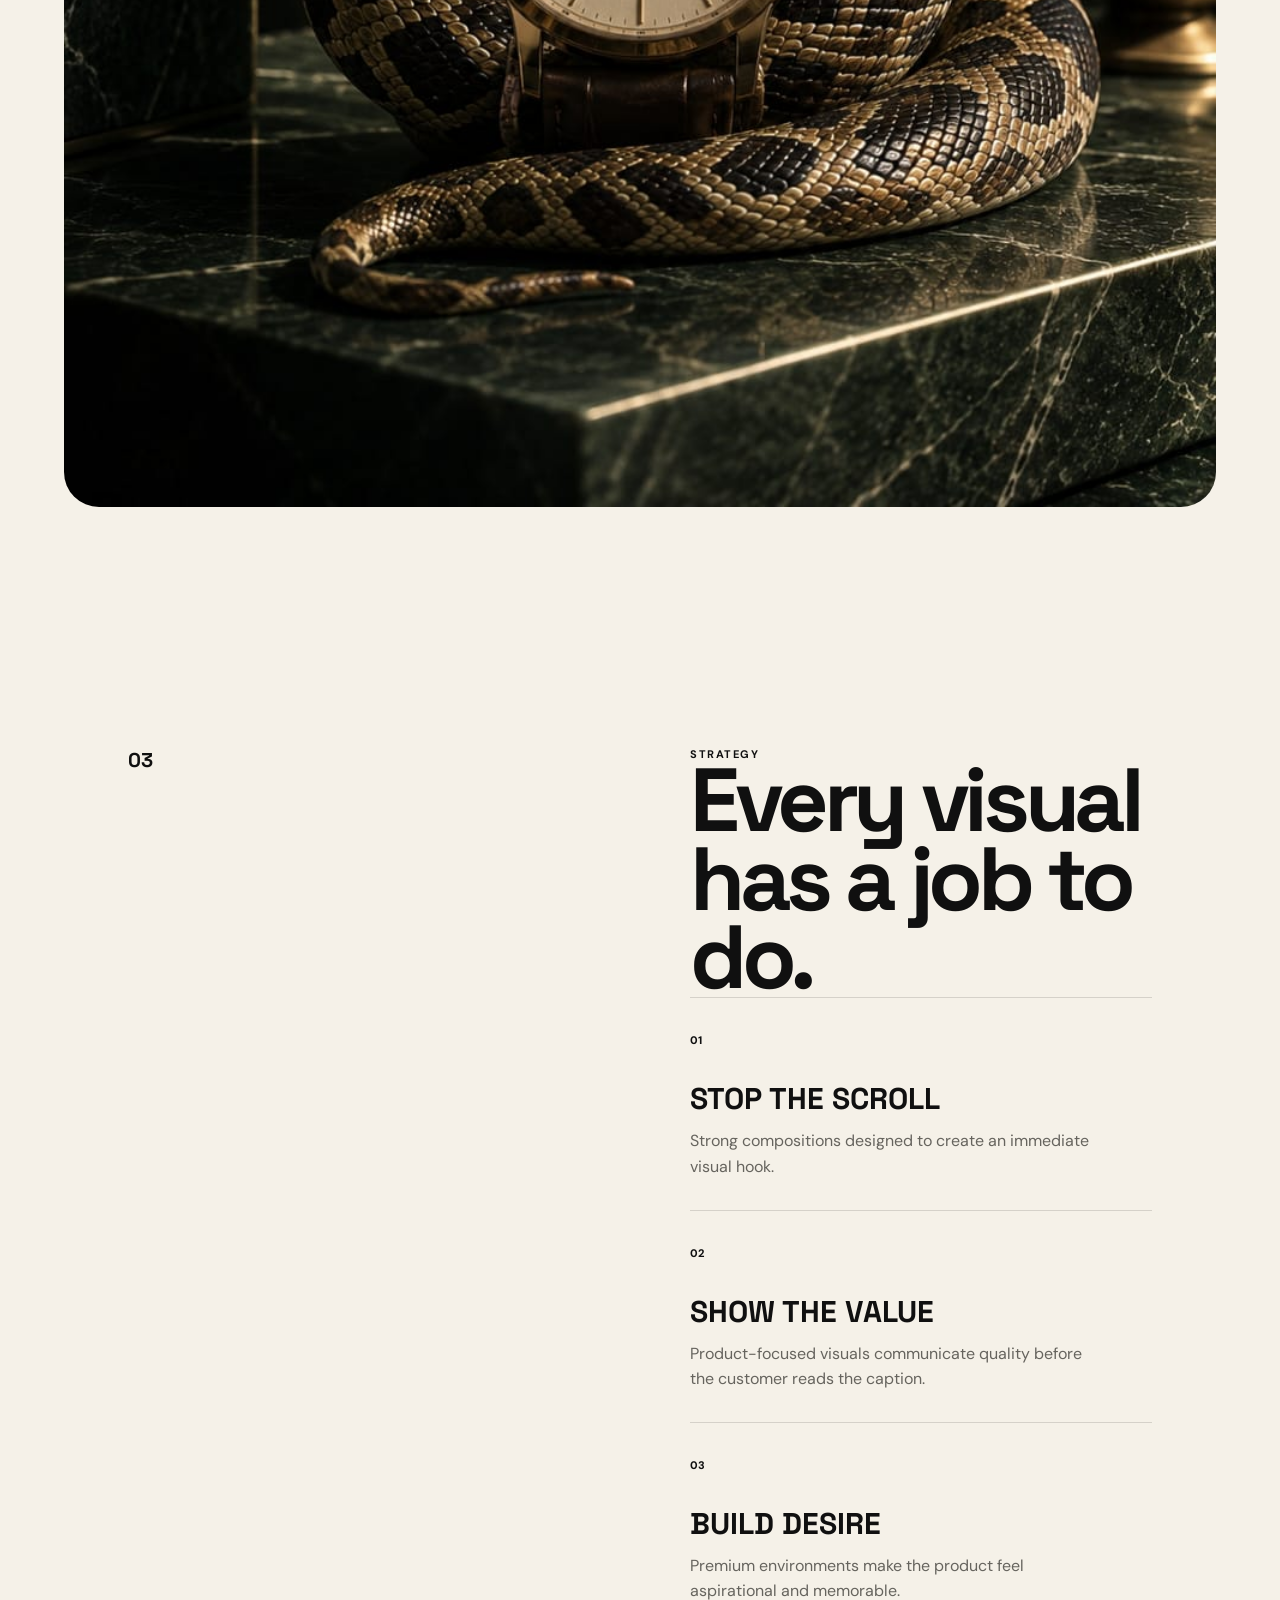
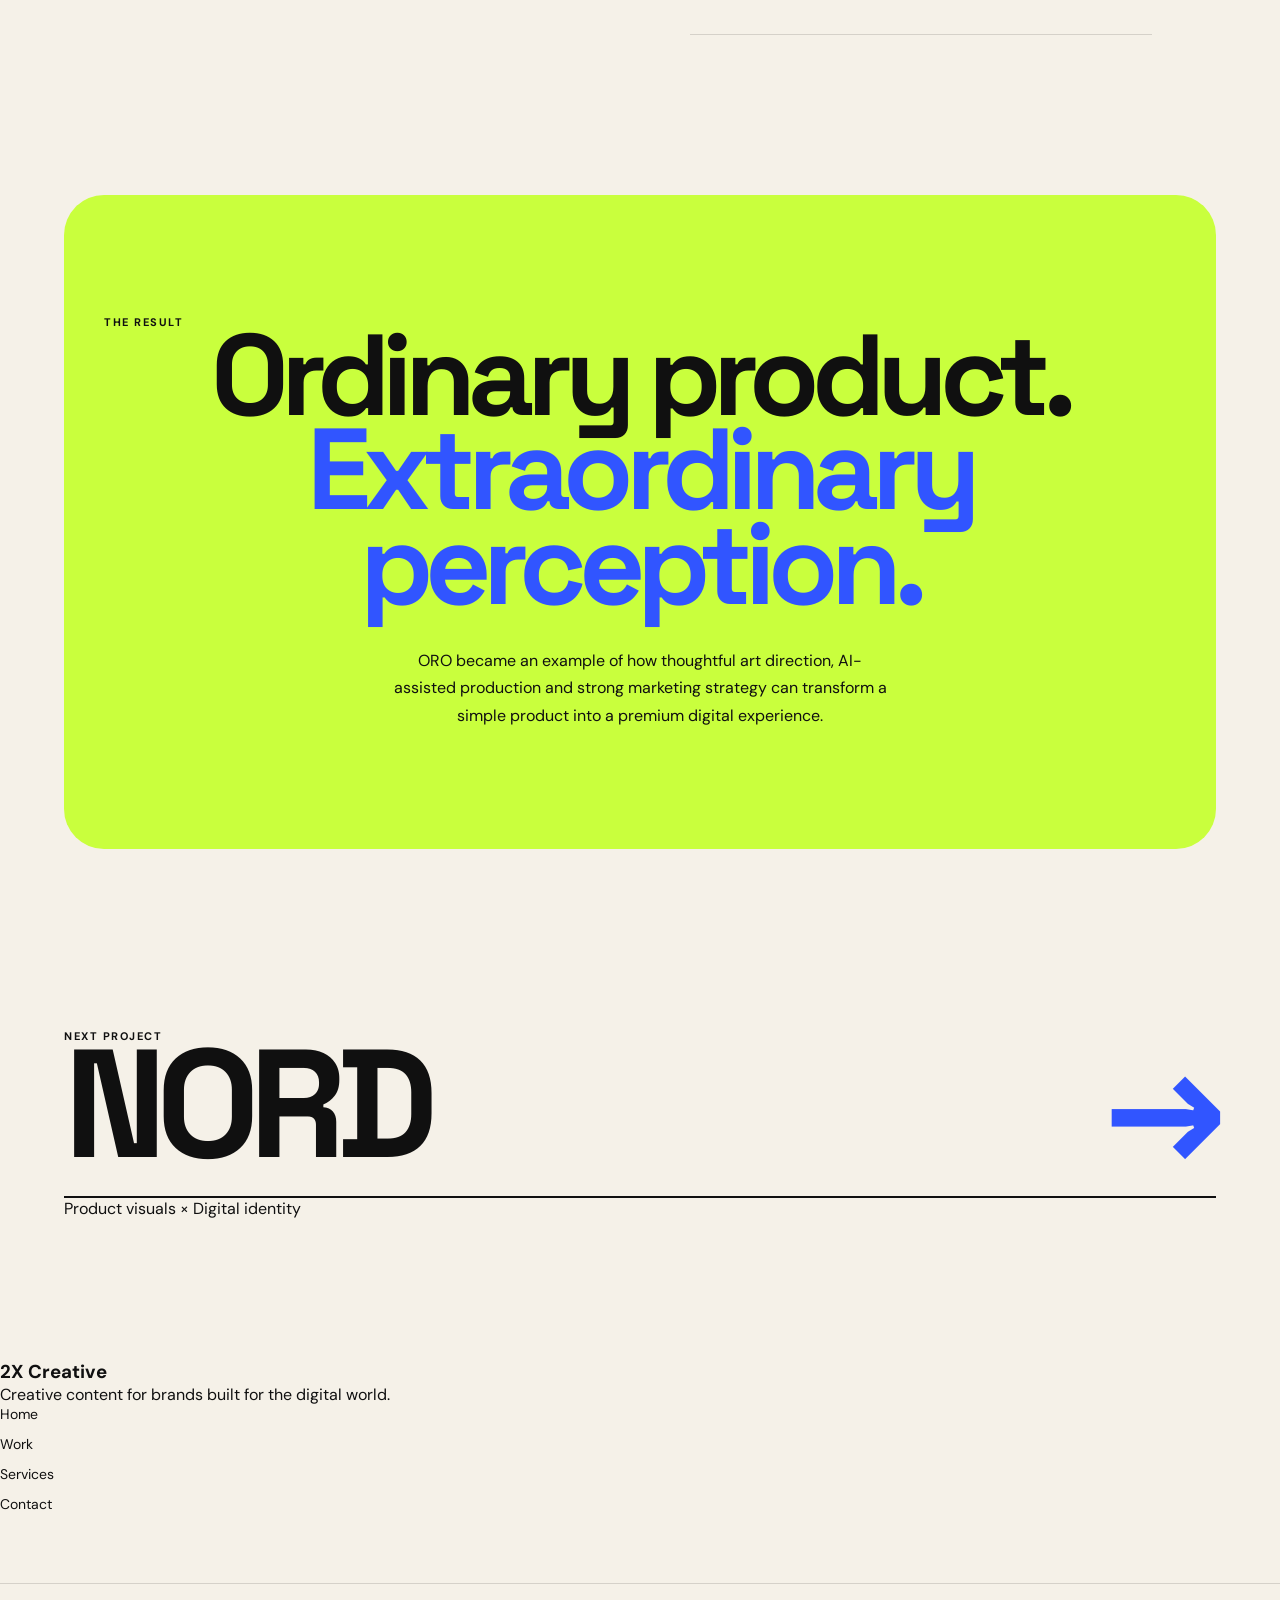
<file: Pages/Oro.html>
<!DOCTYPE html>
<html lang="en">
<head>
    <meta charset="UTF-8">
    <meta name="viewport" content="width=device-width, initial-scale=1.0">

    <title>Oro — 2X Creative</title>

    <link rel="stylesheet" href="../style.css">

    <link rel="preconnect" href="https://fonts.googleapis.com">
    <link rel="preconnect" href="https://fonts.gstatic.com" crossorigin>

    <link href="https://fonts.googleapis.com/css2?family=DM+Sans:wght@400;500;600;700&family=Space+Grotesk:wght@400;500;600;700&display=swap" rel="stylesheet">
</head>

<body class="case-study">

    <!-- NAVBAR -->
    <header class="navbar">
        <div class="nav-inner">

            <a href="../index.html" class="nav-brand">
                2X Creative
            </a>

            <nav class="nav-links">
                <a href="../index.html">Home</a>
                <a href="work.html">Work</a>
                <a href="services.html">Services</a>
                <a href="about.html">About</a>
                <a href="contact.html">Contact</a>
            </nav>

            <a href="contact.html" class="nav-cta">
                Start a project
            </a>

        </div>
    </header>


    <!-- HERO -->
    <main>

        <section class="case-hero">

            <div class="case-top">

                <a href="work.html" class="back-link">
                    ← Back to work
                </a>

                <span class="case-label">
                    CASE STUDY / 03
                </span>

            </div>


            <div class="case-title-wrap">

                <div>
                    <p class="eyebrow">
                        AI PRODUCT CAMPAIGN
                    </p>

                    <h1>
                        ORO
                    </h1>
                </div>

                <p class="case-intro">
                    Turning a simple product into a premium visual
                    campaign designed to capture attention,
                    communicate value and create desire.
                </p>

            </div>


            <div class="case-hero-image">
                <img
                    src="../Assets/oro/ORO.jpeg"
                    alt="Oro creative campaign"
                >
            </div>

        </section>


        <!-- PROJECT INFO -->
        <section class="case-info">

            <div class="case-info-item">
                <span>CLIENT</span>
                <strong>ORO</strong>
            </div>

            <div class="case-info-item">
                <span>DISCIPLINE</span>
                <strong>Product Marketing</strong>
            </div>

            <div class="case-info-item">
                <span>CREATIVE</span>
                <strong>AI + Art Direction</strong>
            </div>

            <div class="case-info-item">
                <span>FORMAT</span>
                <strong>Social / Digital</strong>
            </div>

        </section>


        <!-- CHALLENGE -->
        <section class="case-text-section">

            <div class="case-number">
                01
            </div>

            <div>

                <p class="eyebrow">
                    THE CHALLENGE
                </p>

                <h2>
                    Make the product
                    <span>feel premium.</span>
                </h2>

                <p>
                    ORO needed a visual identity that could make
                    the product stand out instantly in a crowded
                    digital environment.
                </p>

                <p>
                    Instead of relying on ordinary product shots,
                    we created a more cinematic visual direction
                    focused on atmosphere, composition and detail.
                </p>

            </div>

        </section>


        <!-- CREATIVE DIRECTION -->
        <section class="case-dark">

            <div class="case-dark-content">

                <div class="case-number">
                    02
                </div>

                <div>

                    <p class="eyebrow">
                        CREATIVE DIRECTION
                    </p>

                    <h2>
                        Luxury,
                        <br>
                        without the
                        <em>luxury budget.</em>
                    </h2>

                    <p>
                        AI-assisted art direction allowed us to
                        explore environments, lighting and
                        compositions that would normally require
                        expensive production.
                    </p>

                </div>

            </div>

        </section>


        <!-- GALLERY -->
        <section class="case-gallery">

            <div class="case-gallery-heading">

                <p class="eyebrow">
                    VISUAL SYSTEM
                </p>

                <h2>
                    Built for
                    <span>attention.</span>
                </h2>

            </div>


            <div class="gallery-main">

                <img
                    src="../Assets/oro/ORO.jpeg"
                    alt="Oro product visual"
                >

            </div>

        </section>


        <!-- STRATEGY -->
        <section class="case-strategy">

            <div class="case-number">
                03
            </div>

            <div>

                <p class="eyebrow">
                    STRATEGY
                </p>

                <h2>
                    Every visual has
                    a job to do.
                </h2>

                <div class="strategy-points">

                    <div>
                        <span>01</span>
                        <h3>STOP THE SCROLL</h3>
                        <p>
                            Strong compositions designed to
                            create an immediate visual hook.
                        </p>
                    </div>

                    <div>
                        <span>02</span>
                        <h3>SHOW THE VALUE</h3>
                        <p>
                            Product-focused visuals communicate
                            quality before the customer reads
                            the caption.
                        </p>
                    </div>

                    <div>
                        <span>03</span>
                        <h3>BUILD DESIRE</h3>
                        <p>
                            Premium environments make the product
                            feel aspirational and memorable.
                        </p>
                    </div>

                </div>

            </div>

        </section>


        <!-- RESULT -->
        <section class="case-final">

            <p class="eyebrow">
                THE RESULT
            </p>

            <h2>
                Ordinary product.
                <br>
                <span>Extraordinary perception.</span>
            </h2>

            <p>
                ORO became an example of how thoughtful art direction,
                AI-assisted production and strong marketing strategy
                can transform a simple product into a premium digital
                experience.
            </p>

        </section>


        <!-- NEXT PROJECT -->
        <section class="next-project">

            <p class="eyebrow">
                NEXT PROJECT
            </p>

            <a href="Nord.html">

                <h2>
                    NORD
                    <span>→</span>
                </h2>

                <p>
                    Product visuals × Digital identity
                </p>

            </a>

        </section>

    </main>


    <!-- FOOTER -->
    <footer>

        <div class="footer-inner">

            <div>
                <h3>2X Creative</h3>

                <p>
                    Creative content for brands
                    built for the digital world.
                </p>
            </div>

            <div class="footer-links">

                <a href="../index.html">Home</a>
                <a href="work.html">Work</a>
                <a href="services.html">Services</a>
                <a href="contact.html">Contact</a>

            </div>

        </div>

        <p class="footer-bottom">
            © <span id="year"></span> 2X Creative
        </p>

    </footer>


    <script src="../script.js"></script>

</body>
</html>
</file>
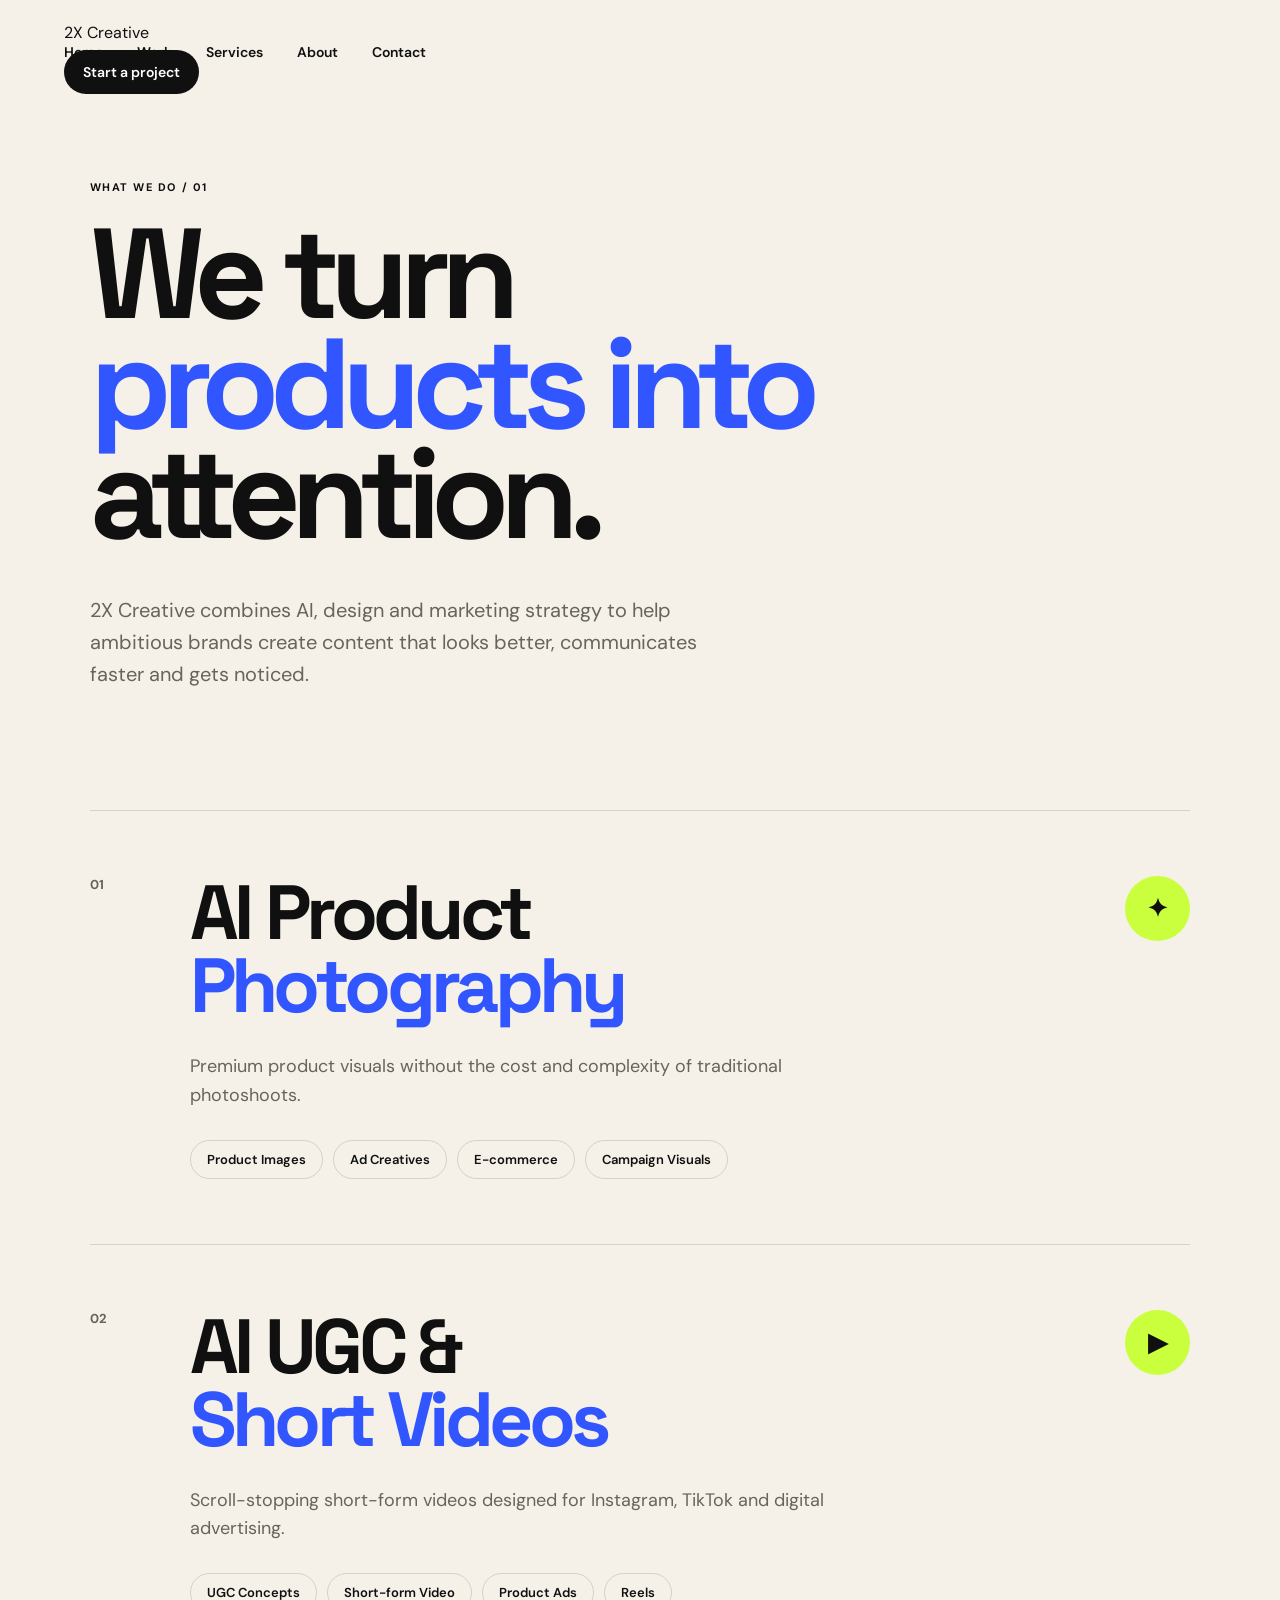
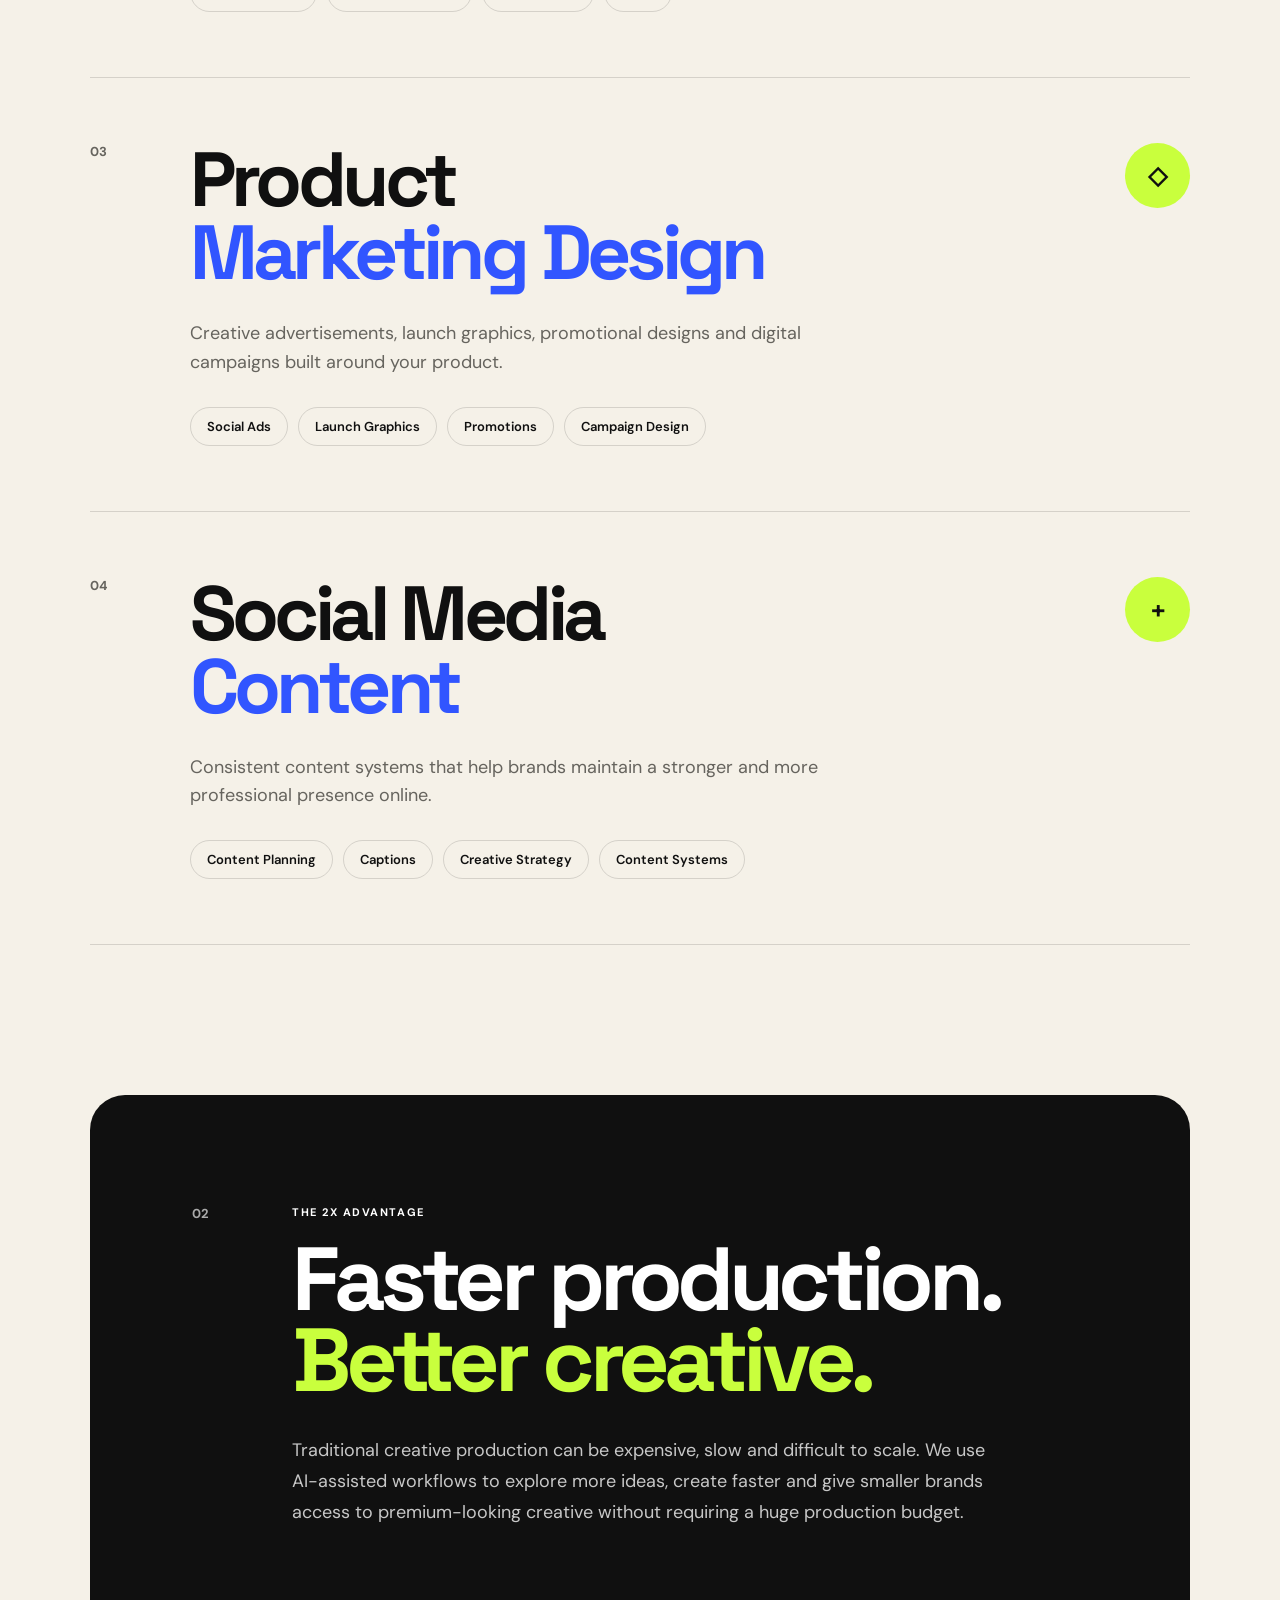
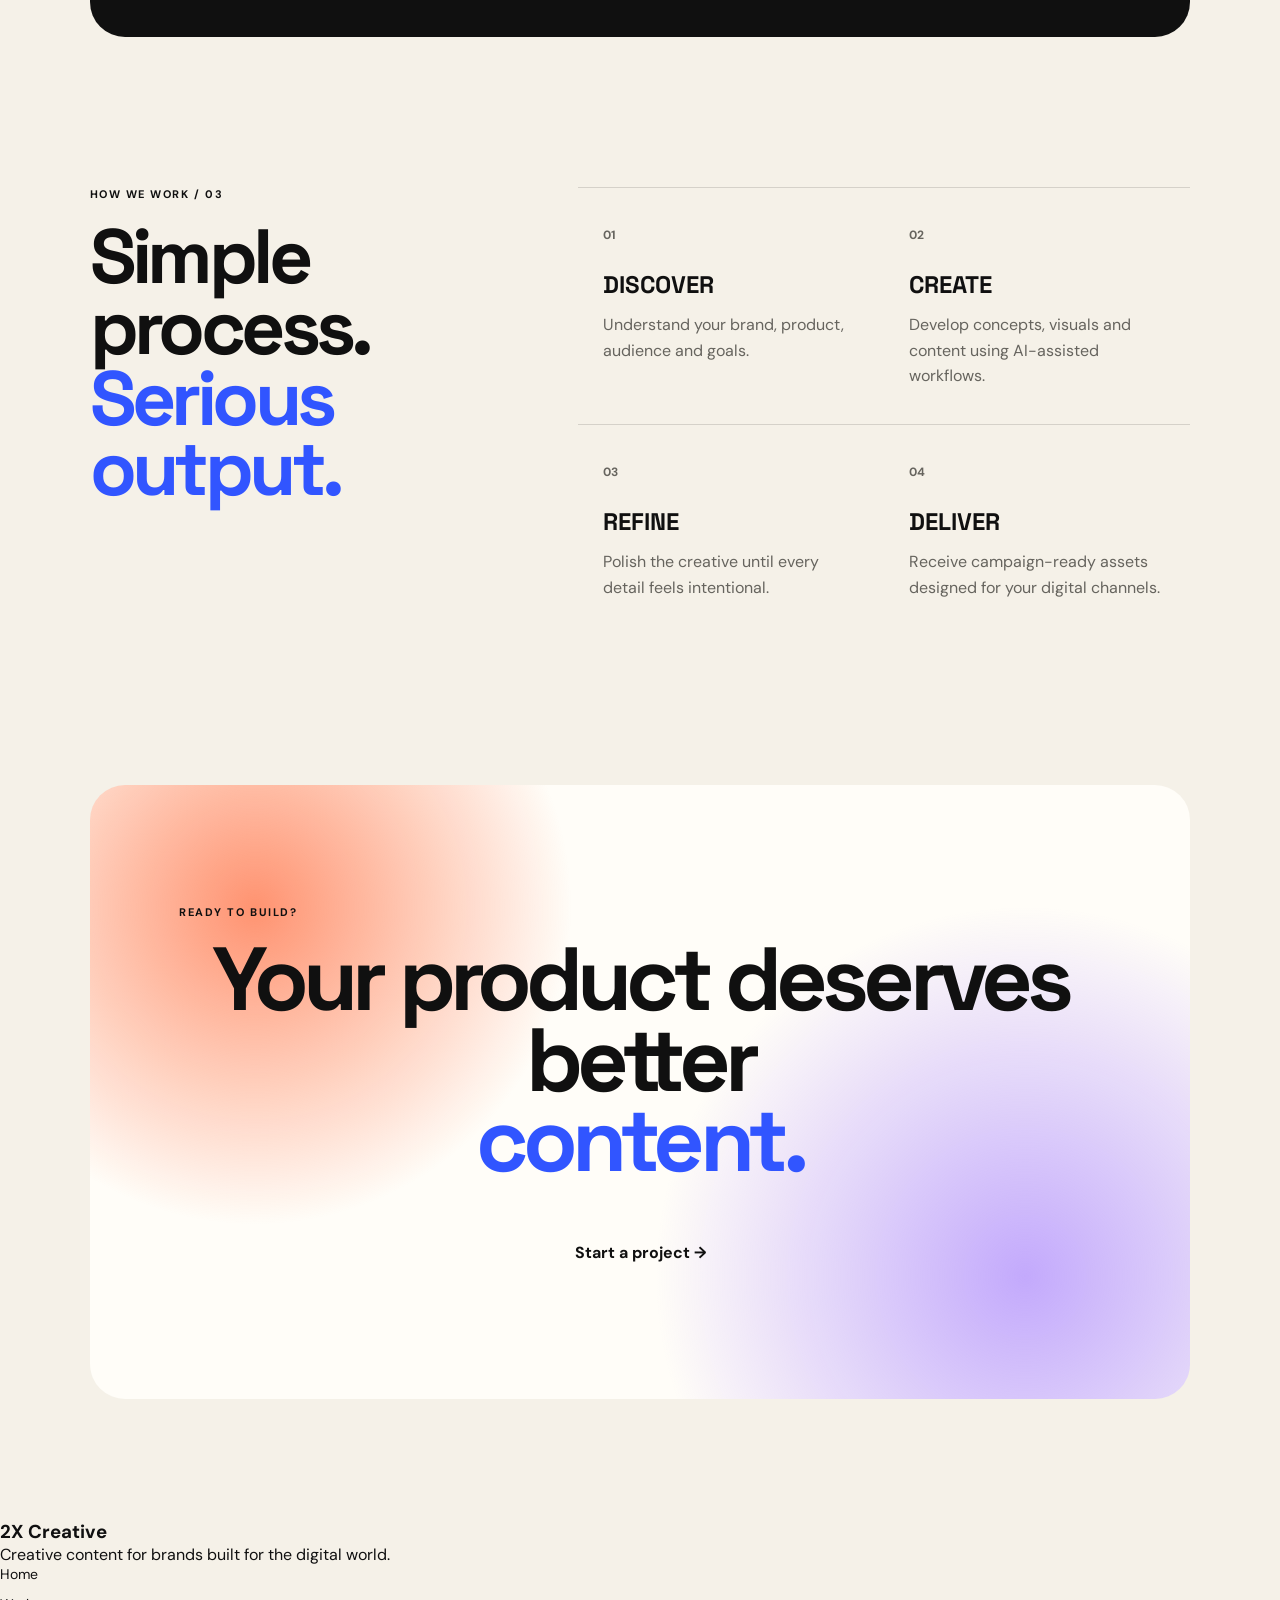
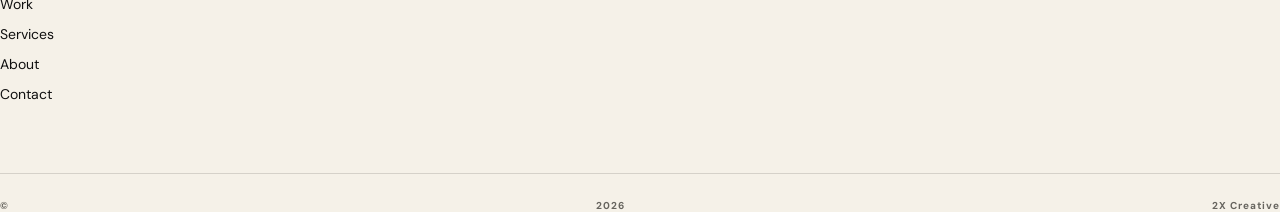
<file: Pages/services.html>
<!DOCTYPE html>
<html lang="en">
<head>
    <meta charset="UTF-8">
    <meta name="viewport" content="width=device-width, initial-scale=1.0">

    <title>Services — 2X Creative</title>

    <link rel="stylesheet" href="../style.css">

    <link rel="preconnect" href="https://fonts.googleapis.com">
    <link rel="preconnect" href="https://fonts.gstatic.com" crossorigin>

    <link href="https://fonts.googleapis.com/css2?family=DM+Sans:wght@400;500;600;700&family=Space+Grotesk:wght@400;500;600;700&display=swap" rel="stylesheet">
</head>

<body>

<header class="navbar">

    <div class="nav-inner">

        <a href="../index.html" class="nav-brand">
            2X Creative
        </a>

        <nav class="nav-links">
            <a href="../index.html">Home</a>
            <a href="work.html">Work</a>
            <a href="services.html" class="active">Services</a>
            <a href="about.html">About</a>
            <a href="contact.html">Contact</a>
        </nav>

        <a href="contact.html" class="nav-cta">
            Start a project
        </a>

    </div>

</header>


<main>

    <!-- HERO -->

    <section class="services-hero">

        <p class="eyebrow">
            WHAT WE DO / 01
        </p>

        <h1>
            We turn
            <span>products into</span>
            attention.
        </h1>

        <p>
            2X Creative combines AI, design and marketing
            strategy to help ambitious brands create content
            that looks better, communicates faster and gets noticed.
        </p>

    </section>


    <!-- SERVICES -->

    <section class="services-list">


        <!-- SERVICE 01 -->

        <article class="service-item reveal">

            <div class="service-number">
                01
            </div>

            <div class="service-main">

                <div class="service-heading">

                    <h2>
                        AI Product
                        <span>Photography</span>
                    </h2>

                    <div class="service-symbol">
                        ✦
                    </div>

                </div>

                <p class="service-description">
                    Premium product visuals without the cost and
                    complexity of traditional photoshoots.
                </p>

                <div class="service-tags">

                    <span>Product Images</span>
                    <span>Ad Creatives</span>
                    <span>E-commerce</span>
                    <span>Campaign Visuals</span>

                </div>

            </div>

        </article>


        <!-- SERVICE 02 -->

        <article class="service-item reveal">

            <div class="service-number">
                02
            </div>

            <div class="service-main">

                <div class="service-heading">

                    <h2>
                        AI UGC &
                        <span>Short Videos</span>
                    </h2>

                    <div class="service-symbol">
                        ▶
                    </div>

                </div>

                <p class="service-description">
                    Scroll-stopping short-form videos designed
                    for Instagram, TikTok and digital advertising.
                </p>

                <div class="service-tags">

                    <span>UGC Concepts</span>
                    <span>Short-form Video</span>
                    <span>Product Ads</span>
                    <span>Reels</span>

                </div>

            </div>

        </article>


        <!-- SERVICE 03 -->

        <article class="service-item reveal">

            <div class="service-number">
                03
            </div>

            <div class="service-main">

                <div class="service-heading">

                    <h2>
                        Product
                        <span>Marketing Design</span>
                    </h2>

                    <div class="service-symbol">
                        ◇
                    </div>

                </div>

                <p class="service-description">
                    Creative advertisements, launch graphics,
                    promotional designs and digital campaigns
                    built around your product.
                </p>

                <div class="service-tags">

                    <span>Social Ads</span>
                    <span>Launch Graphics</span>
                    <span>Promotions</span>
                    <span>Campaign Design</span>

                </div>

            </div>

        </article>


        <!-- SERVICE 04 -->

        <article class="service-item reveal">

            <div class="service-number">
                04
            </div>

            <div class="service-main">

                <div class="service-heading">

                    <h2>
                        Social Media
                        <span>Content</span>
                    </h2>

                    <div class="service-symbol">
                        +
                    </div>

                </div>

                <p class="service-description">
                    Consistent content systems that help brands
                    maintain a stronger and more professional
                    presence online.
                </p>

                <div class="service-tags">

                    <span>Content Planning</span>
                    <span>Captions</span>
                    <span>Creative Strategy</span>
                    <span>Content Systems</span>

                </div>

            </div>

        </article>

    </section>


    <!-- AI ADVANTAGE -->

    <section class="services-advantage">

        <div class="advantage-number">
            02
        </div>

        <div class="advantage-content">

            <p class="eyebrow">
                THE 2X ADVANTAGE
            </p>

            <h2>
                Faster production.
                <br>
                <span>Better creative.</span>
            </h2>

            <p>
                Traditional creative production can be expensive,
                slow and difficult to scale.

                We use AI-assisted workflows to explore more ideas,
                create faster and give smaller brands access to
                premium-looking creative without requiring a huge
                production budget.
            </p>

        </div>

    </section>


    <!-- PROCESS -->

    <section class="services-process">

        <div>

            <p class="eyebrow">
                HOW WE WORK / 03
            </p>

            <h2>
                Simple process.
                <span>Serious output.</span>
            </h2>

        </div>


        <div class="process-steps">

            <div class="process-step">

                <span>01</span>

                <h3>
                    DISCOVER
                </h3>

                <p>
                    Understand your brand, product,
                    audience and goals.
                </p>

            </div>


            <div class="process-step">

                <span>02</span>

                <h3>
                    CREATE
                </h3>

                <p>
                    Develop concepts, visuals and
                    content using AI-assisted workflows.
                </p>

            </div>


            <div class="process-step">

                <span>03</span>

                <h3>
                    REFINE
                </h3>

                <p>
                    Polish the creative until every
                    detail feels intentional.
                </p>

            </div>


            <div class="process-step">

                <span>04</span>

                <h3>
                    DELIVER
                </h3>

                <p>
                    Receive campaign-ready assets
                    designed for your digital channels.
                </p>

            </div>

        </div>

    </section>


    <!-- CTA -->

    <section class="services-cta">

        <p class="eyebrow">
            READY TO BUILD?
        </p>

        <h2>
            Your product
            deserves better
            <span>content.</span>
        </h2>

        <a href="contact.html" class="button">
            Start a project →
        </a>

    </section>

</main>


<footer>

    <div class="footer-inner">

        <div>

            <h3>
                2X Creative
            </h3>

            <p>
                Creative content for brands
                built for the digital world.
            </p>

        </div>


        <div class="footer-links">

            <a href="../index.html">Home</a>
            <a href="work.html">Work</a>
            <a href="services.html">Services</a>
            <a href="about.html">About</a>
            <a href="contact.html">Contact</a>

        </div>

    </div>


    <p class="footer-bottom">
        © <span id="year"></span> 2X Creative
    </p>

</footer>


<script src="../script.js"></script>

</body>
</html>
</file>
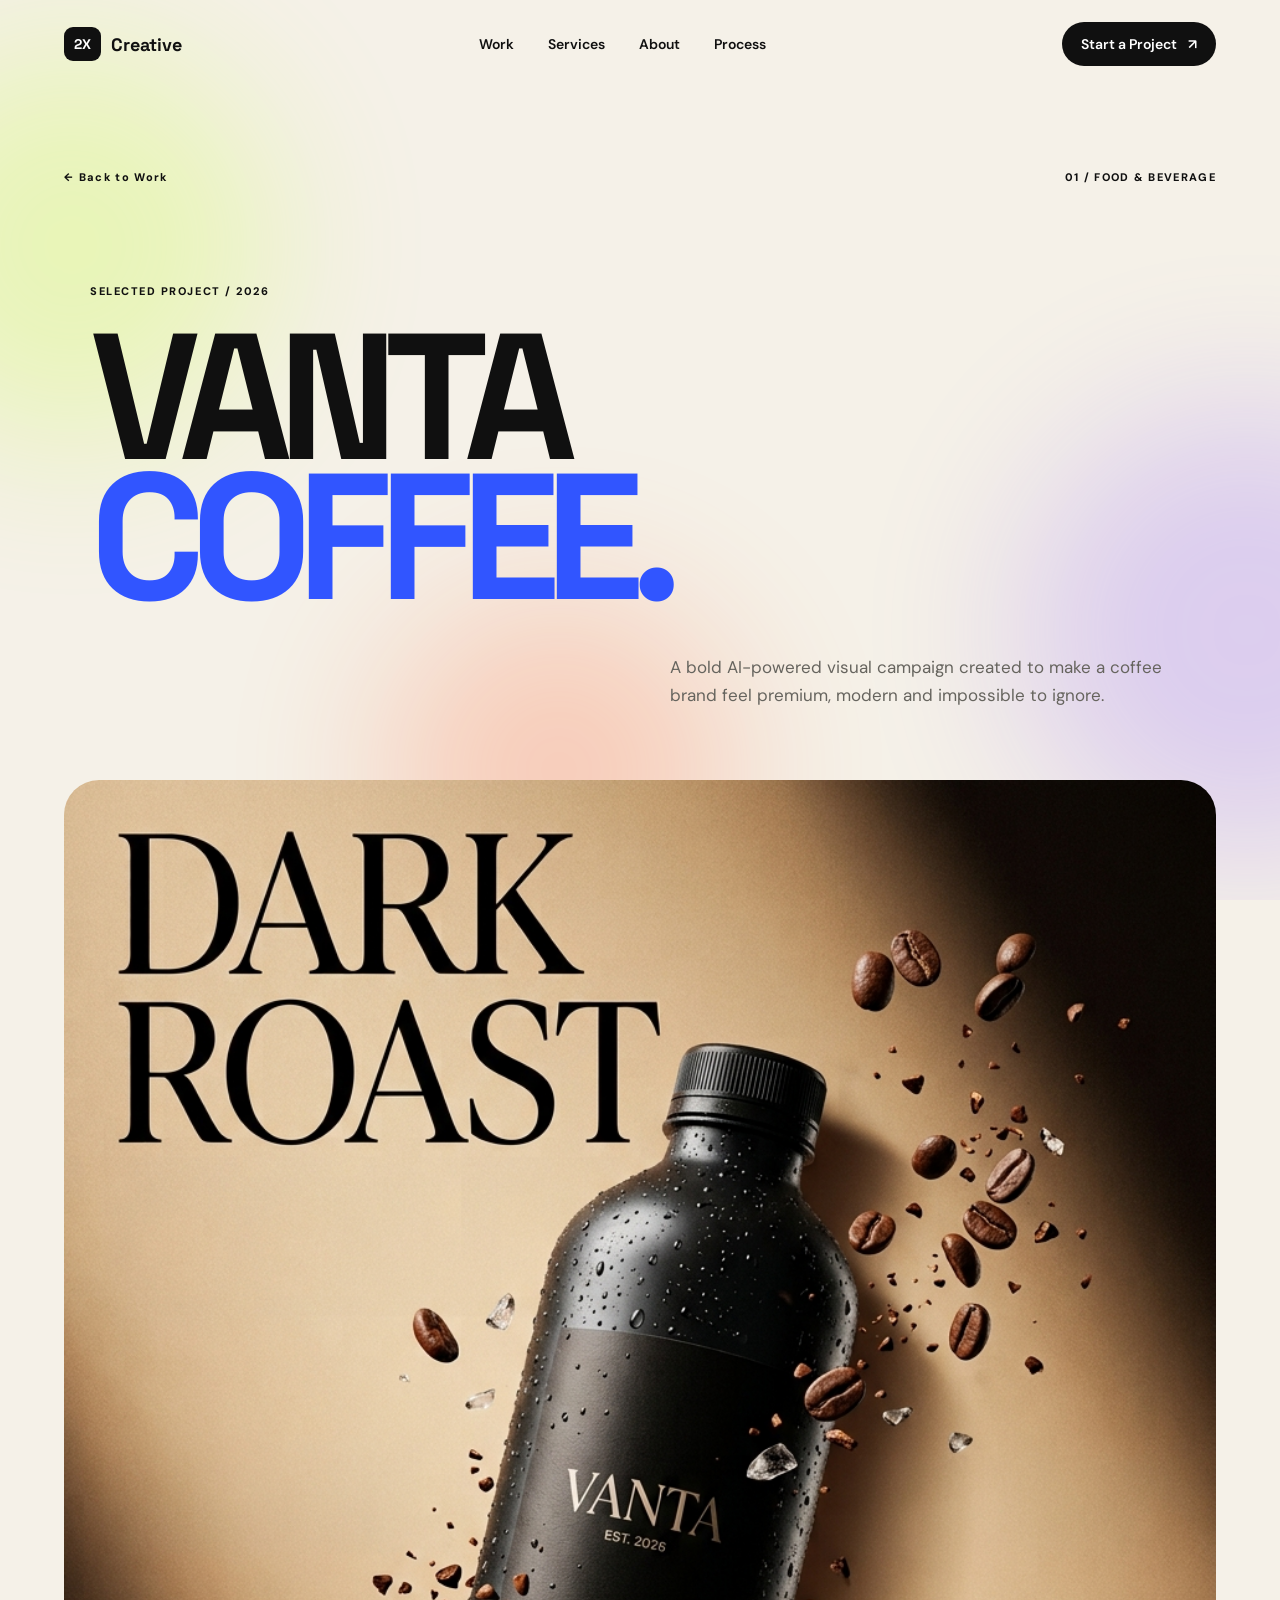
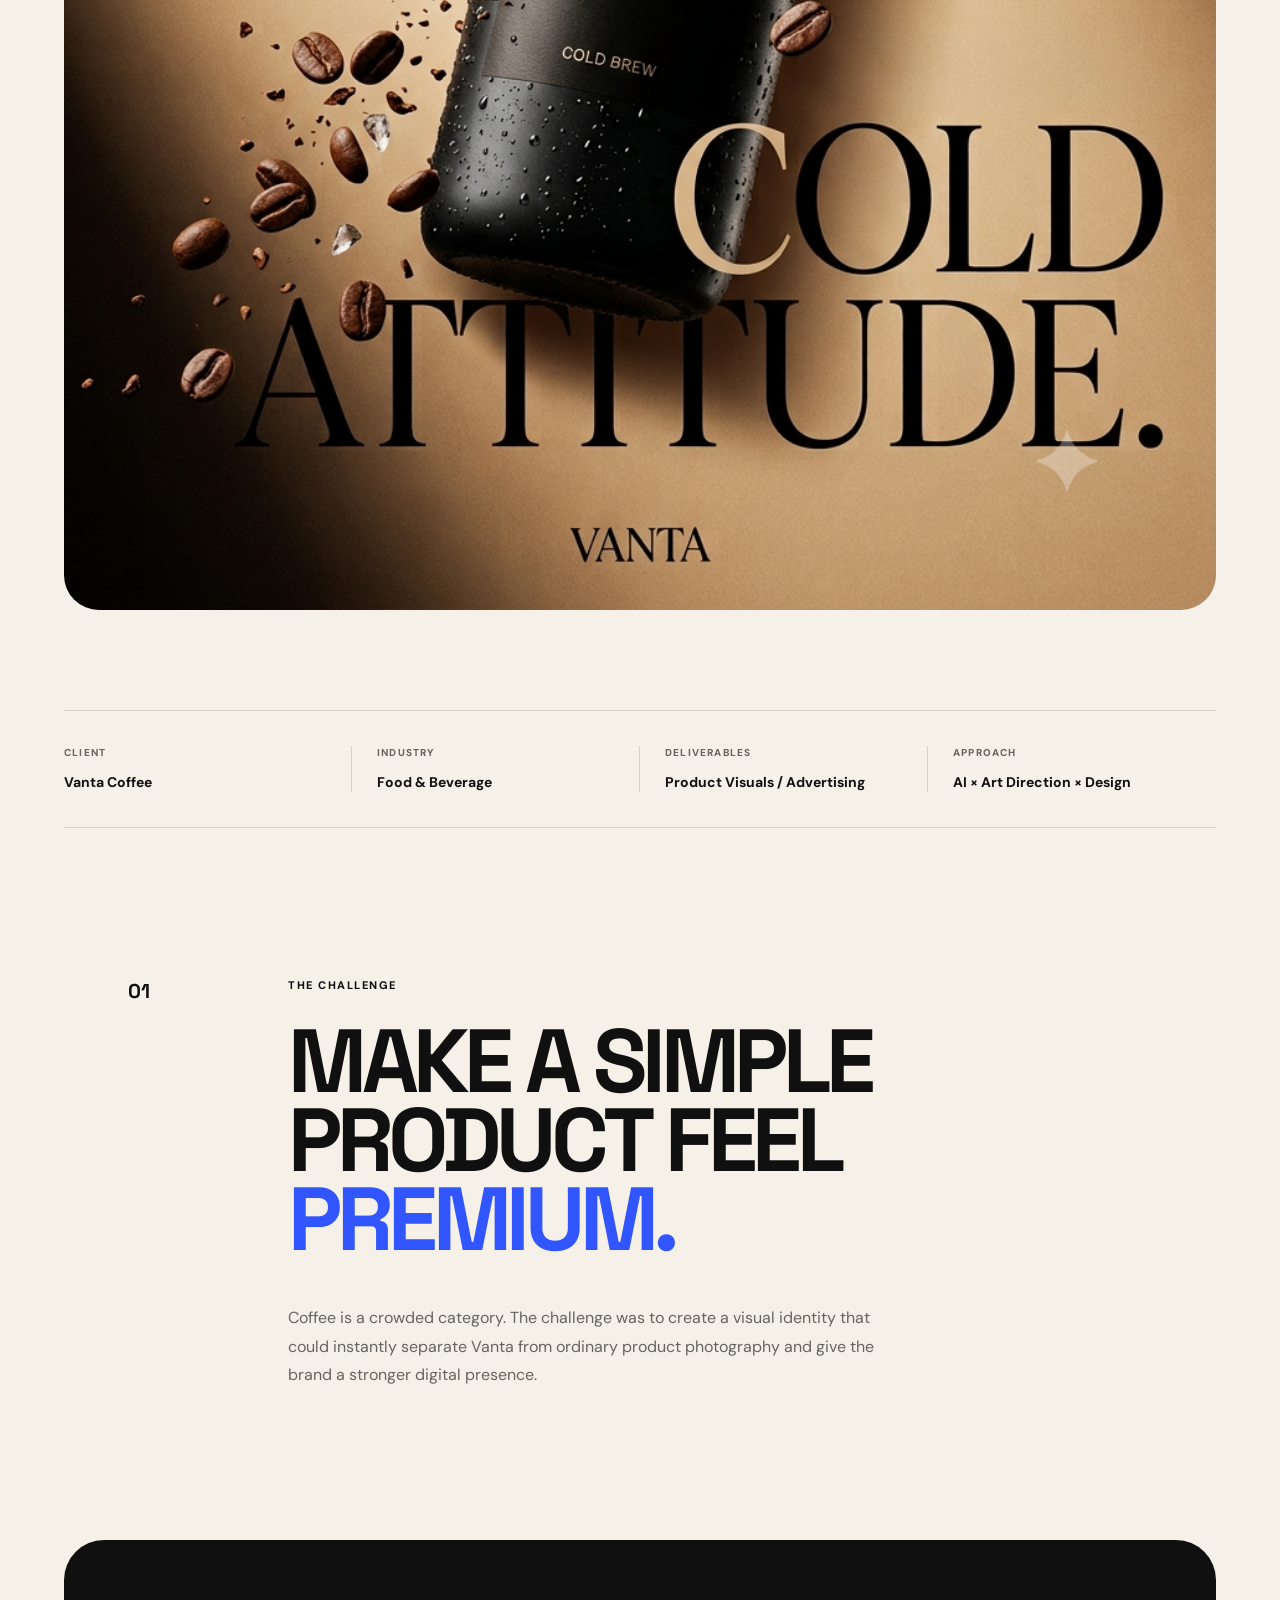
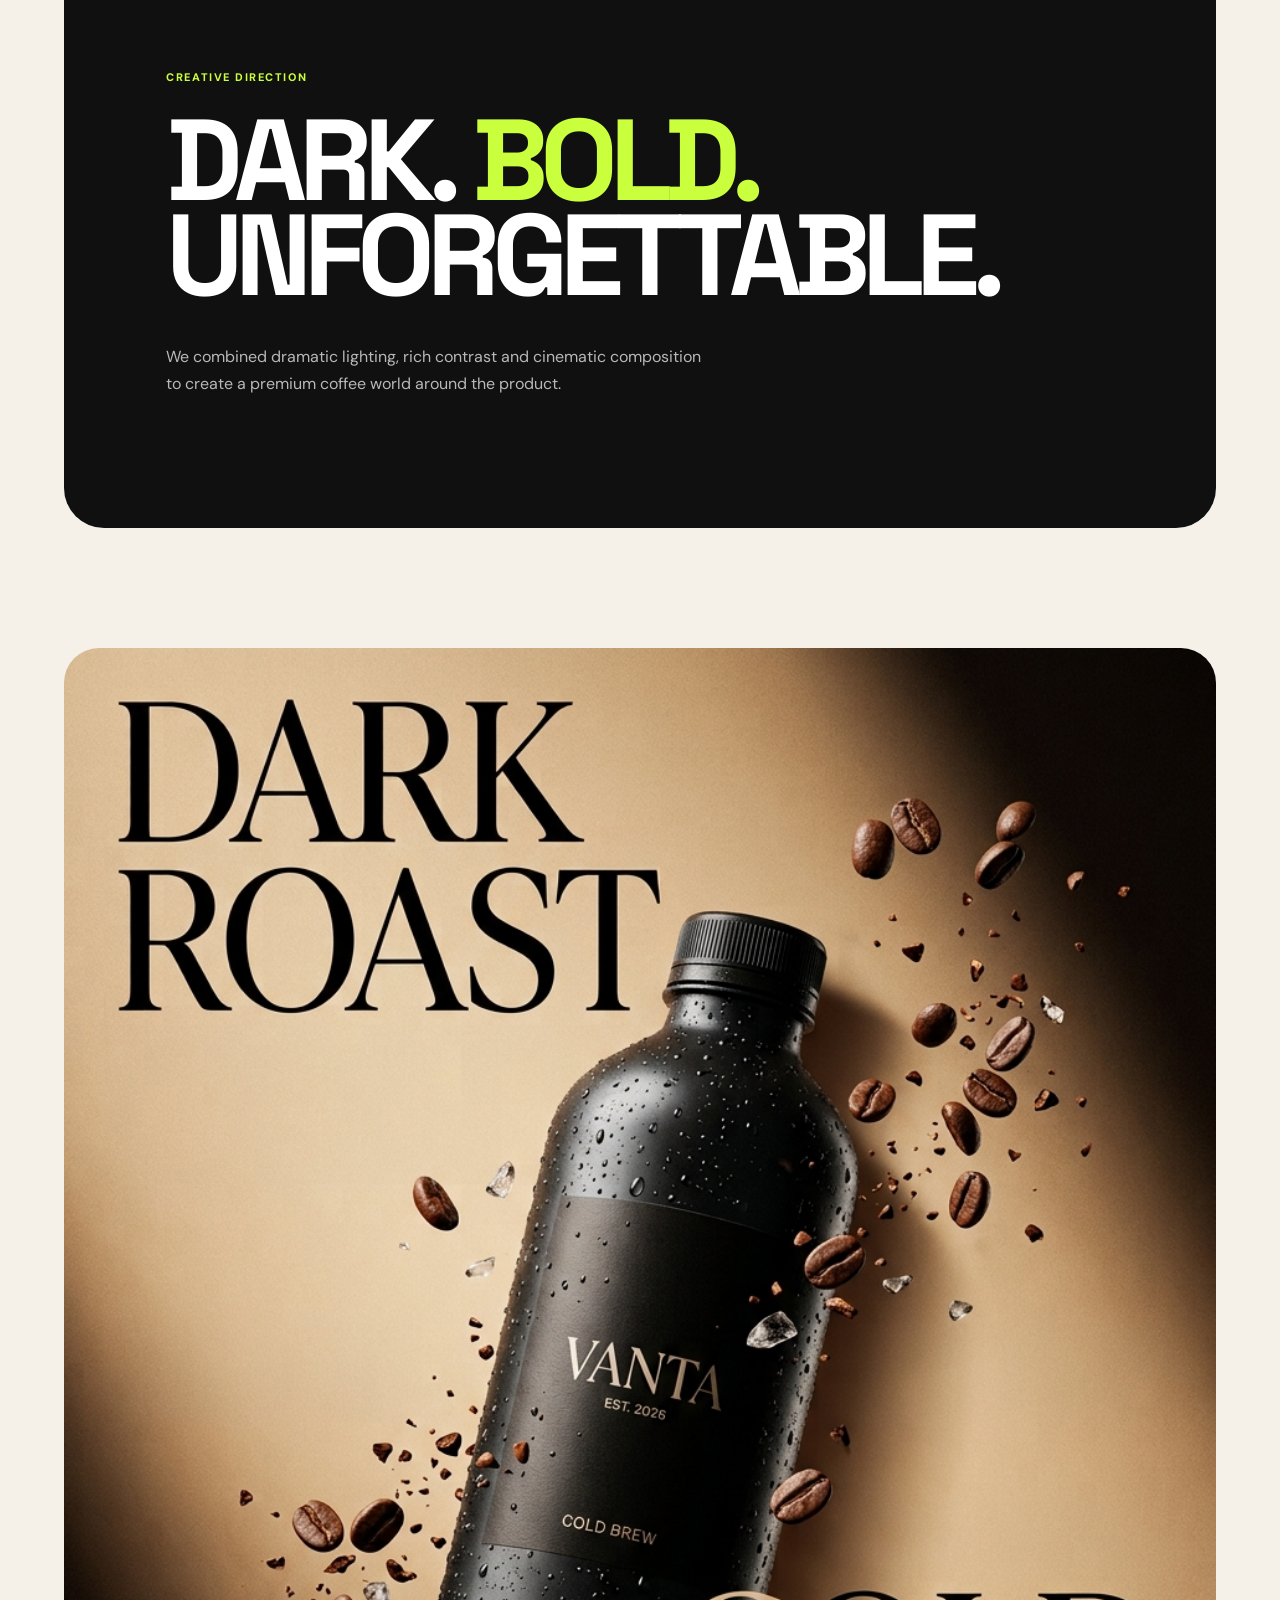
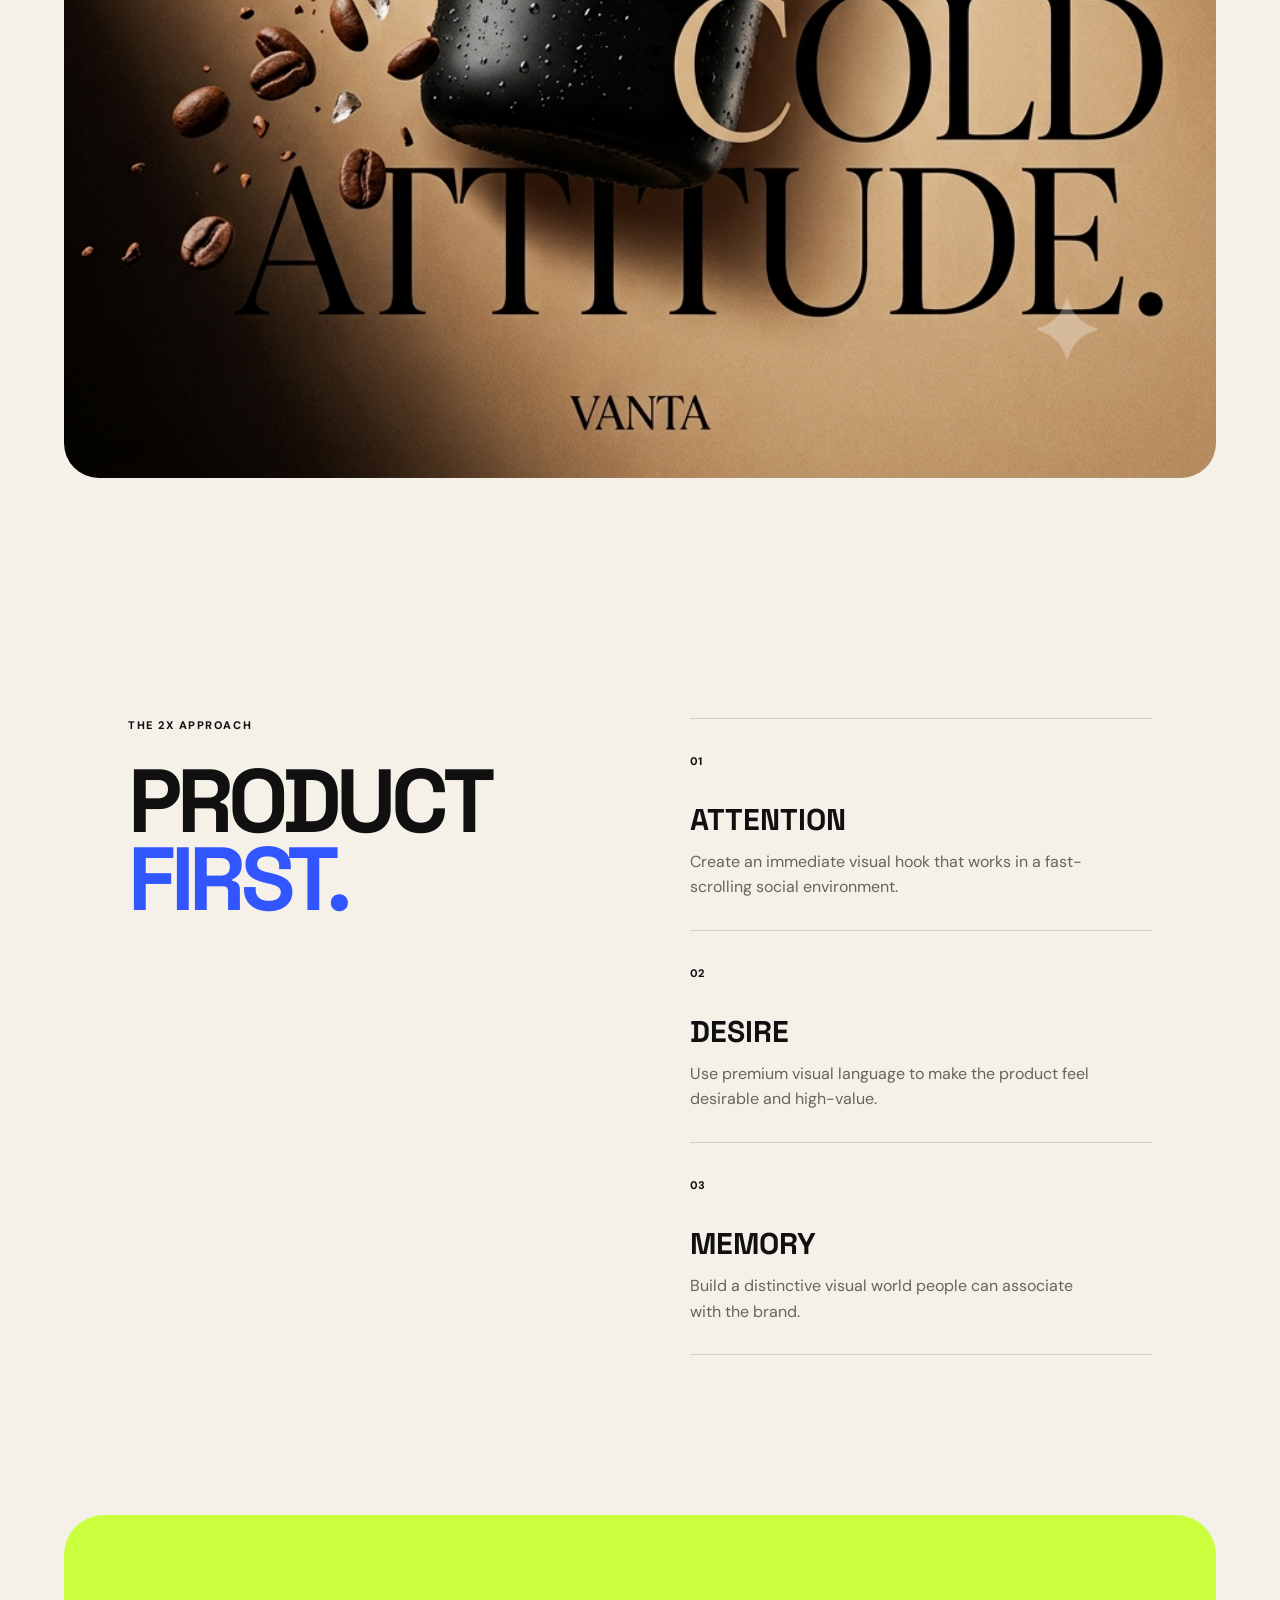
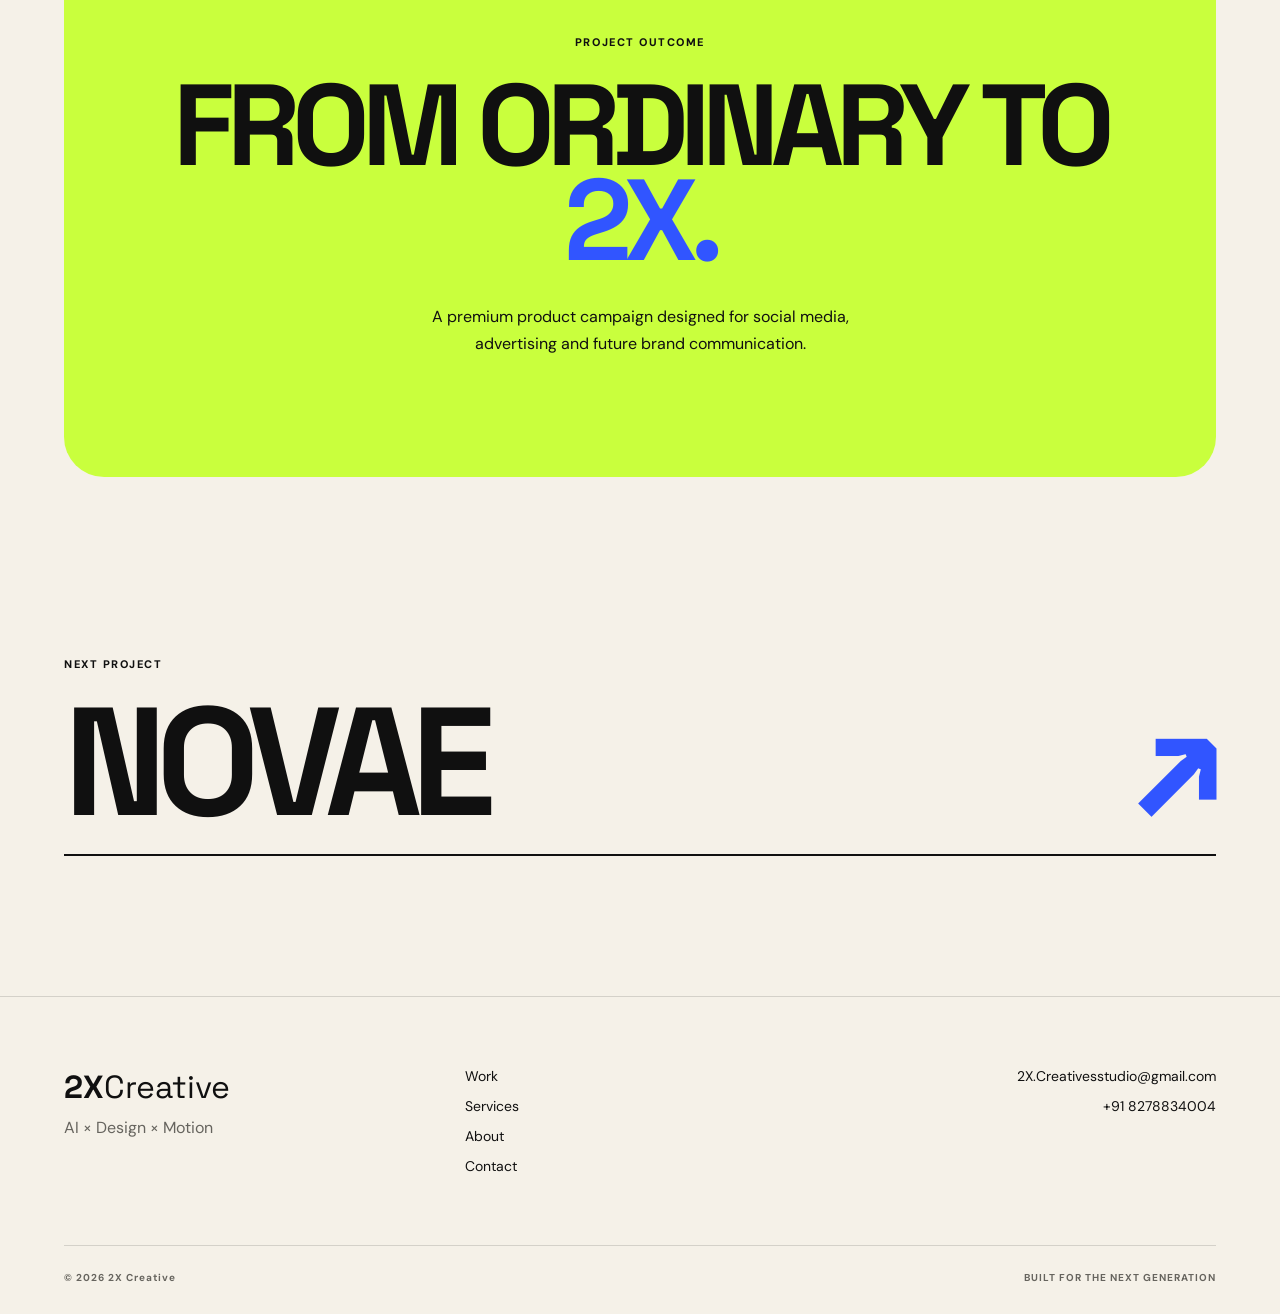
<file: Pages/Vanta.html>
<!DOCTYPE html>
<html lang="en">

<head>
    <meta charset="UTF-8">
    <meta name="viewport" content="width=device-width, initial-scale=1.0">

    <title>Vanta — 2X Creative</title>

    <link rel="stylesheet" href="../style.css">

    <link rel="preconnect" href="https://fonts.googleapis.com">
    <link rel="preconnect" href="https://fonts.gstatic.com" crossorigin>

    <link href="https://fonts.googleapis.com/css2?family=DM+Sans:wght@400;500;600;700&family=Space+Grotesk:wght@400;500;600;700&display=swap"
        rel="stylesheet">
</head>

<body>

<div class="page-bg">
    <div class="gradient-orb orb-one"></div>
    <div class="gradient-orb orb-two"></div>
    <div class="gradient-orb orb-three"></div>
</div>


<!-- NAVBAR -->

<header class="navbar">

    <a href="../index.html" class="brand">
        <span class="brand-mark">2X</span>
        <span class="brand-name">Creative</span>
    </a>

    <nav class="nav-links">
        <a href="work.html">Work</a>
        <a href="services.html">Services</a>
        <a href="about.html">About</a>
        <a href="process.html">Process</a>
    </nav>

    <a href="contact.html" class="nav-cta">
        Start a Project <span>↗</span>
    </a>

</header>


<main class="case-study">


<!-- HERO -->

<section class="case-hero">

    <div class="case-top">

        <a href="work.html" class="back-link">
            ← Back to Work
        </a>

        <span>
            01 / FOOD & BEVERAGE
        </span>

    </div>


    <div class="case-title-wrap">

        <p class="section-label">
            SELECTED PROJECT / 2026
        </p>

        <h1>
            VANTA
            <span>COFFEE.</span>
        </h1>

        <p class="case-intro">
            A bold AI-powered visual campaign created to make
            a coffee brand feel premium, modern and impossible
            to ignore.
        </p>

    </div>


    <div class="case-hero-image">

        <img
            src="../Assets/vanta/hero.png"
            alt="Vanta Coffee campaign"
        >

    </div>

</section>



<!-- PROJECT INFO -->

<section class="case-info">

    <div class="case-info-item">

        <span>CLIENT</span>

        <strong>Vanta Coffee</strong>

    </div>


    <div class="case-info-item">

        <span>INDUSTRY</span>

        <strong>Food & Beverage</strong>

    </div>


    <div class="case-info-item">

        <span>DELIVERABLES</span>

        <strong>Product Visuals / Advertising</strong>

    </div>


    <div class="case-info-item">

        <span>APPROACH</span>

        <strong>AI × Art Direction × Design</strong>

    </div>

</section>



<!-- CHALLENGE -->

<section class="case-text-section reveal">

    <div class="case-number">
        01
    </div>

    <div>

        <p class="section-label">
            THE CHALLENGE
        </p>

        <h2>
            MAKE A SIMPLE
            PRODUCT FEEL
            <span>PREMIUM.</span>
        </h2>

        <p class="case-body">
            Coffee is a crowded category. The challenge was to
            create a visual identity that could instantly separate
            Vanta from ordinary product photography and give
            the brand a stronger digital presence.
        </p>

    </div>

</section>



<!-- CREATIVE DIRECTION -->

<section class="case-dark reveal">

    <div class="case-dark-content">

        <p class="section-label">
            CREATIVE DIRECTION
        </p>

        <h2>
            DARK.
            <span>BOLD.</span>
            UNFORGETTABLE.
        </h2>

        <p>
            We combined dramatic lighting, rich contrast and
            cinematic composition to create a premium coffee
            world around the product.
        </p>

    </div>

</section>



<!-- VISUAL -->

<section class="case-gallery reveal">

    <div class="gallery-main">

        <img
            src="../Assets/vanta/hero.png"
            alt="Vanta main visual"
        >

    </div>

</section>



<!-- STRATEGY -->

<section class="case-strategy reveal">

    <div>

        <p class="section-label">
            THE 2X APPROACH
        </p>

        <h2>
            PRODUCT
            <span>FIRST.</span>
        </h2>

    </div>


    <div class="strategy-points">

        <div>

            <span>01</span>

            <h3>ATTENTION</h3>

            <p>
                Create an immediate visual hook that works
                in a fast-scrolling social environment.
            </p>

        </div>


        <div>

            <span>02</span>

            <h3>DESIRE</h3>

            <p>
                Use premium visual language to make the
                product feel desirable and high-value.
            </p>

        </div>


        <div>

            <span>03</span>

            <h3>MEMORY</h3>

            <p>
                Build a distinctive visual world people can
                associate with the brand.
            </p>

        </div>

    </div>

</section>



<!-- FINAL -->

<section class="case-final reveal">

    <p class="section-label">
        PROJECT OUTCOME
    </p>

    <h2>
        FROM ORDINARY
        TO
        <span>2X.</span>
    </h2>

    <p>
        A premium product campaign designed for social media,
        advertising and future brand communication.
    </p>

</section>



<!-- NEXT PROJECT -->

<section class="next-project">

    <p class="section-label">
        NEXT PROJECT
    </p>

    <a href="novae.html">

        <h2>
            NOVAE
            <span>↗</span>
        </h2>

    </a>

</section>


</main>



<!-- FOOTER -->

<footer class="footer">

    <div class="footer-top">

        <div>

            <div class="footer-brand">
                2X<span>Creative</span>
            </div>

            <p>
                AI × Design × Motion
            </p>

        </div>


        <div class="footer-links">

            <a href="work.html">Work</a>
            <a href="services.html">Services</a>
            <a href="about.html">About</a>
            <a href="contact.html">Contact</a>

        </div>


        <div class="footer-contact">

            <a href="mailto:2X.Creativesstudio@gmail.com">
                2X.Creativesstudio@gmail.com
            </a>

            <a href="tel:8278834004">
                +91 8278834004
            </a>

        </div>

    </div>


    <div class="footer-bottom">

        <span>
            © 2026 2X Creative
        </span>

        <span>
            BUILT FOR THE NEXT GENERATION
        </span>

    </div>

</footer>


<script src="../script.js"></script>

</body>
</html>
</file>
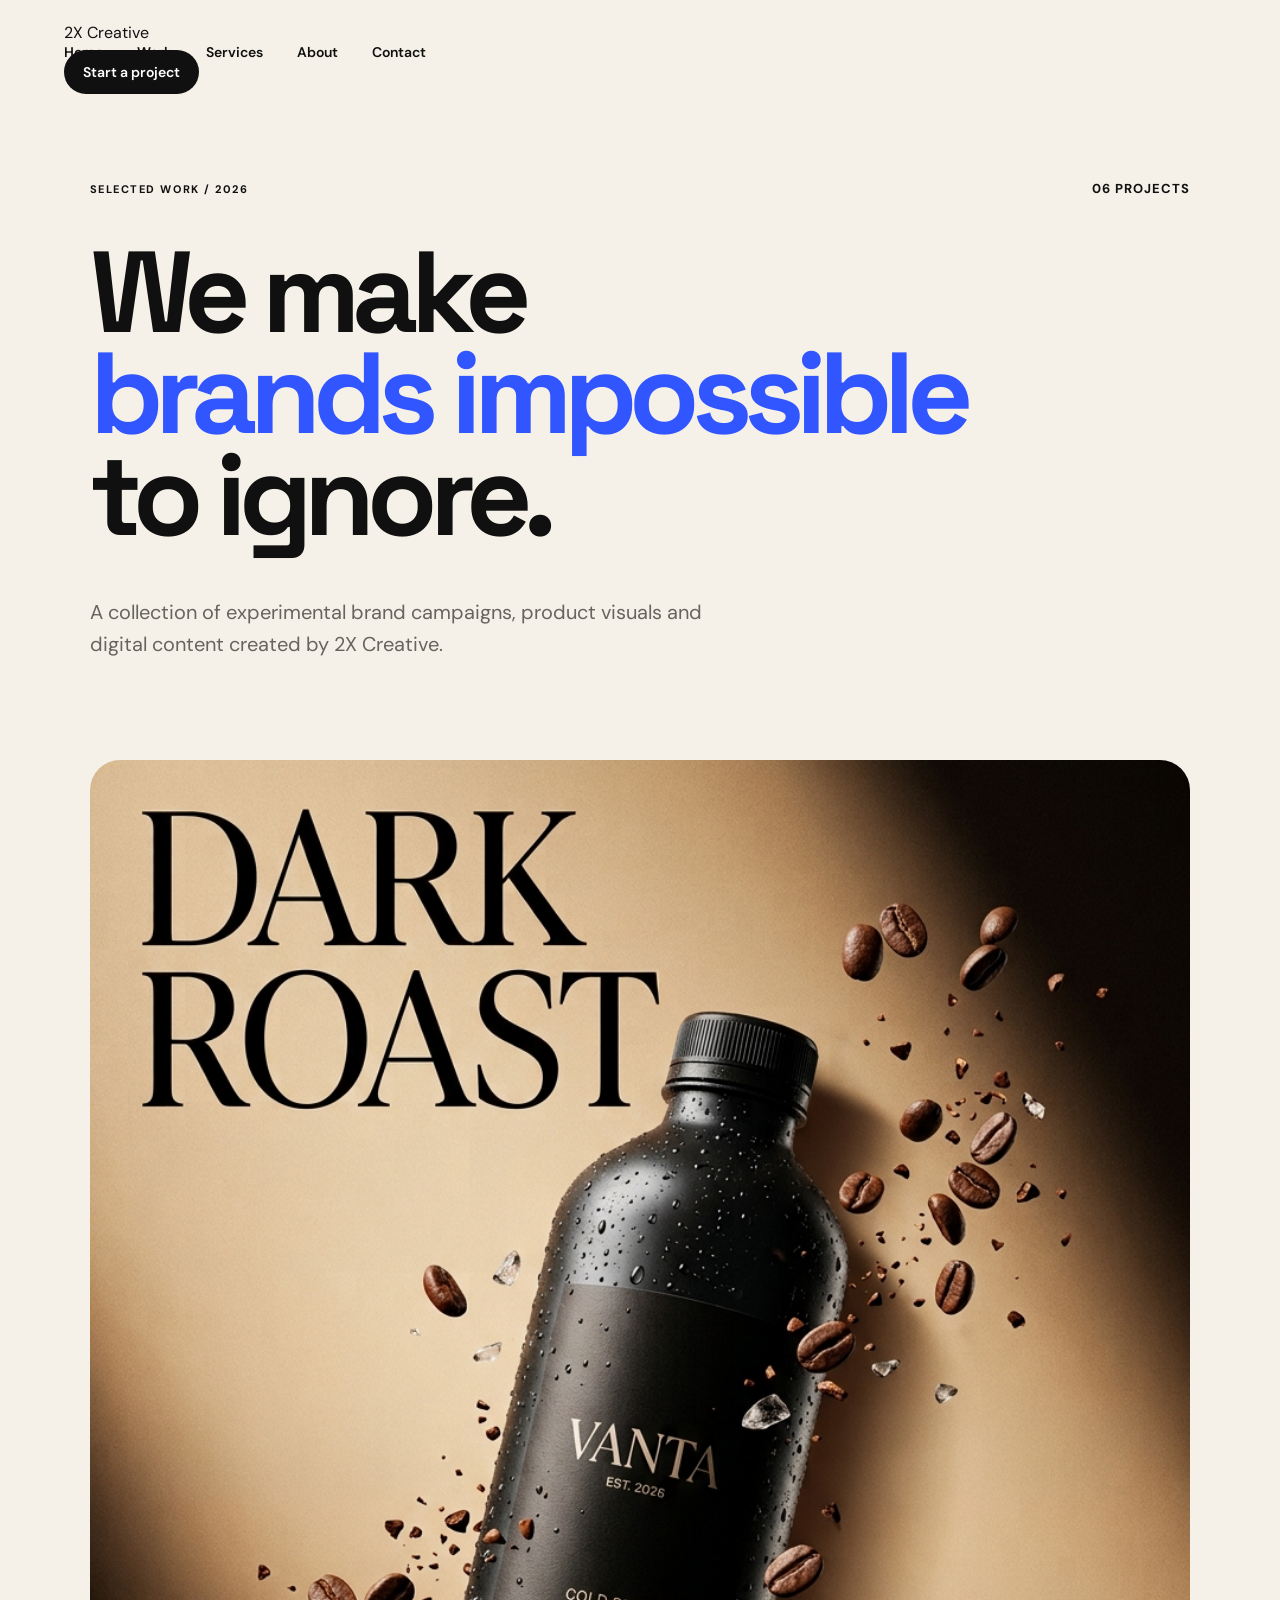
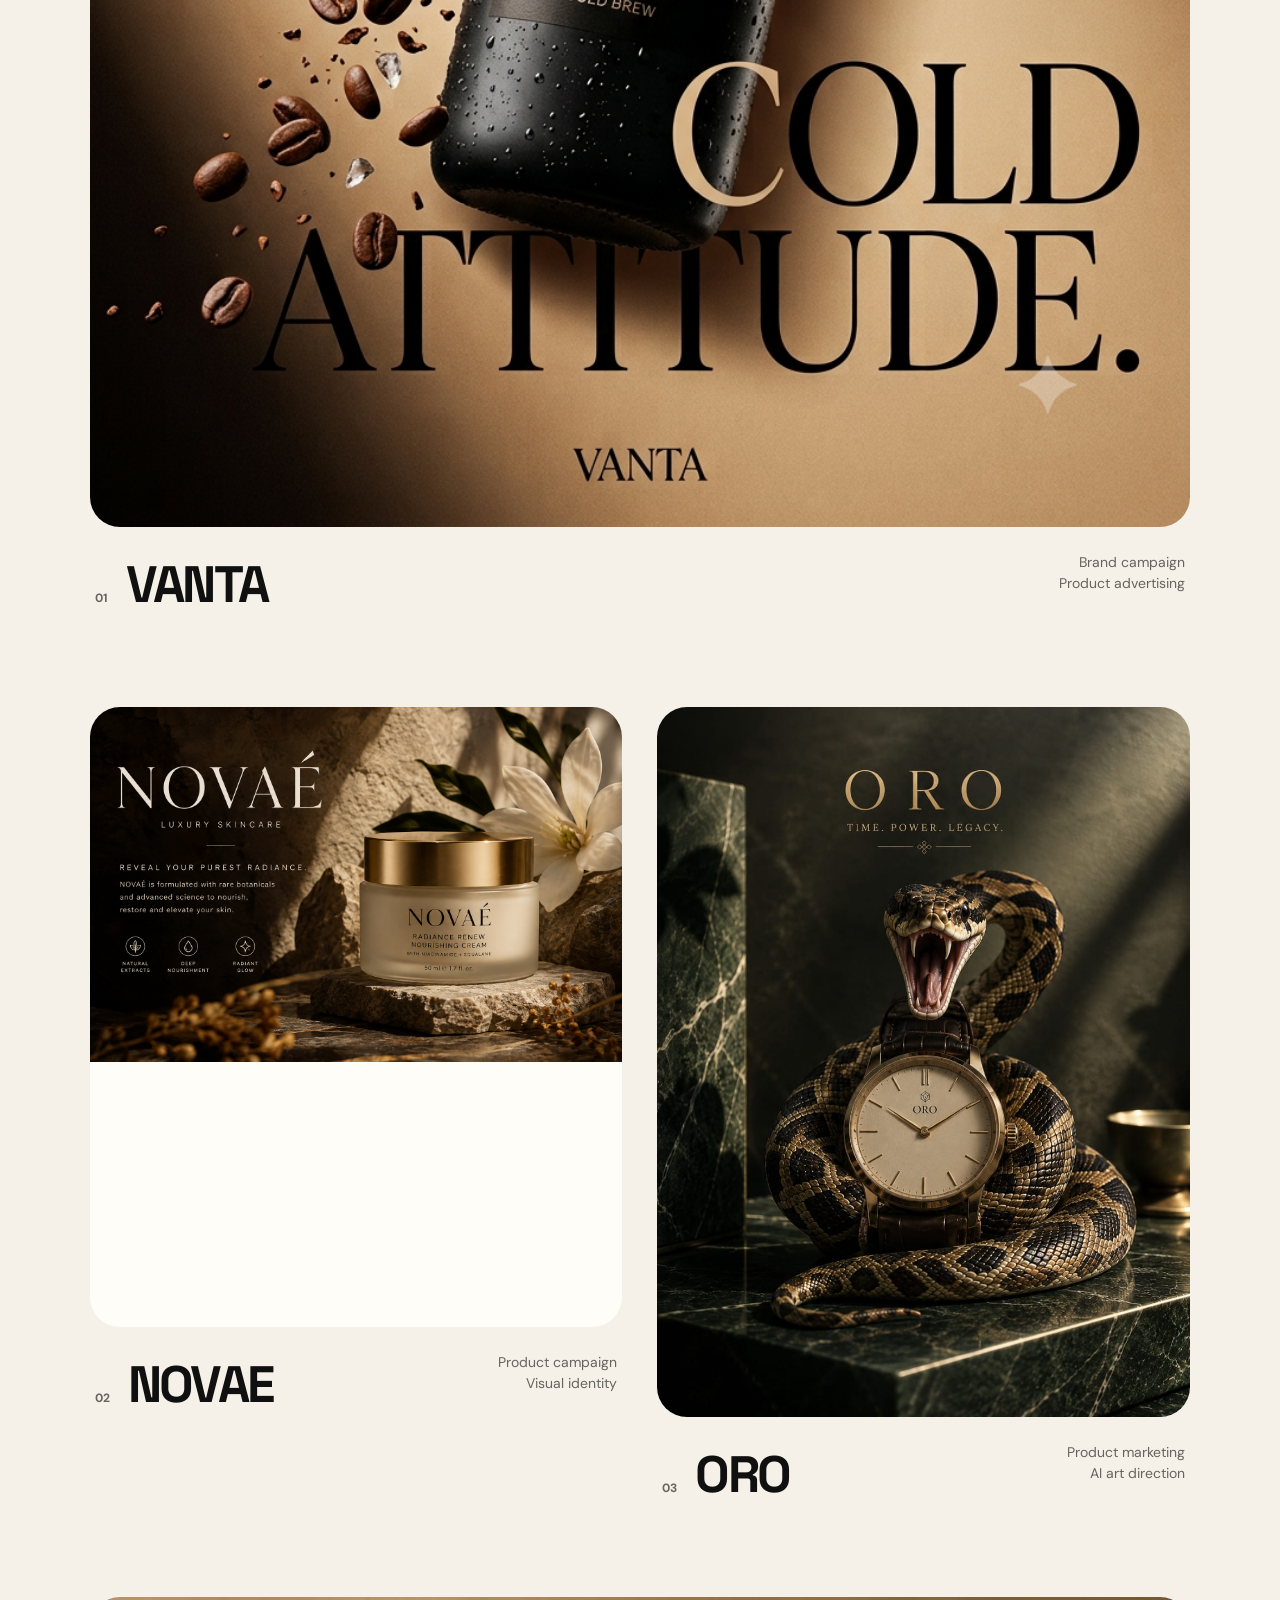
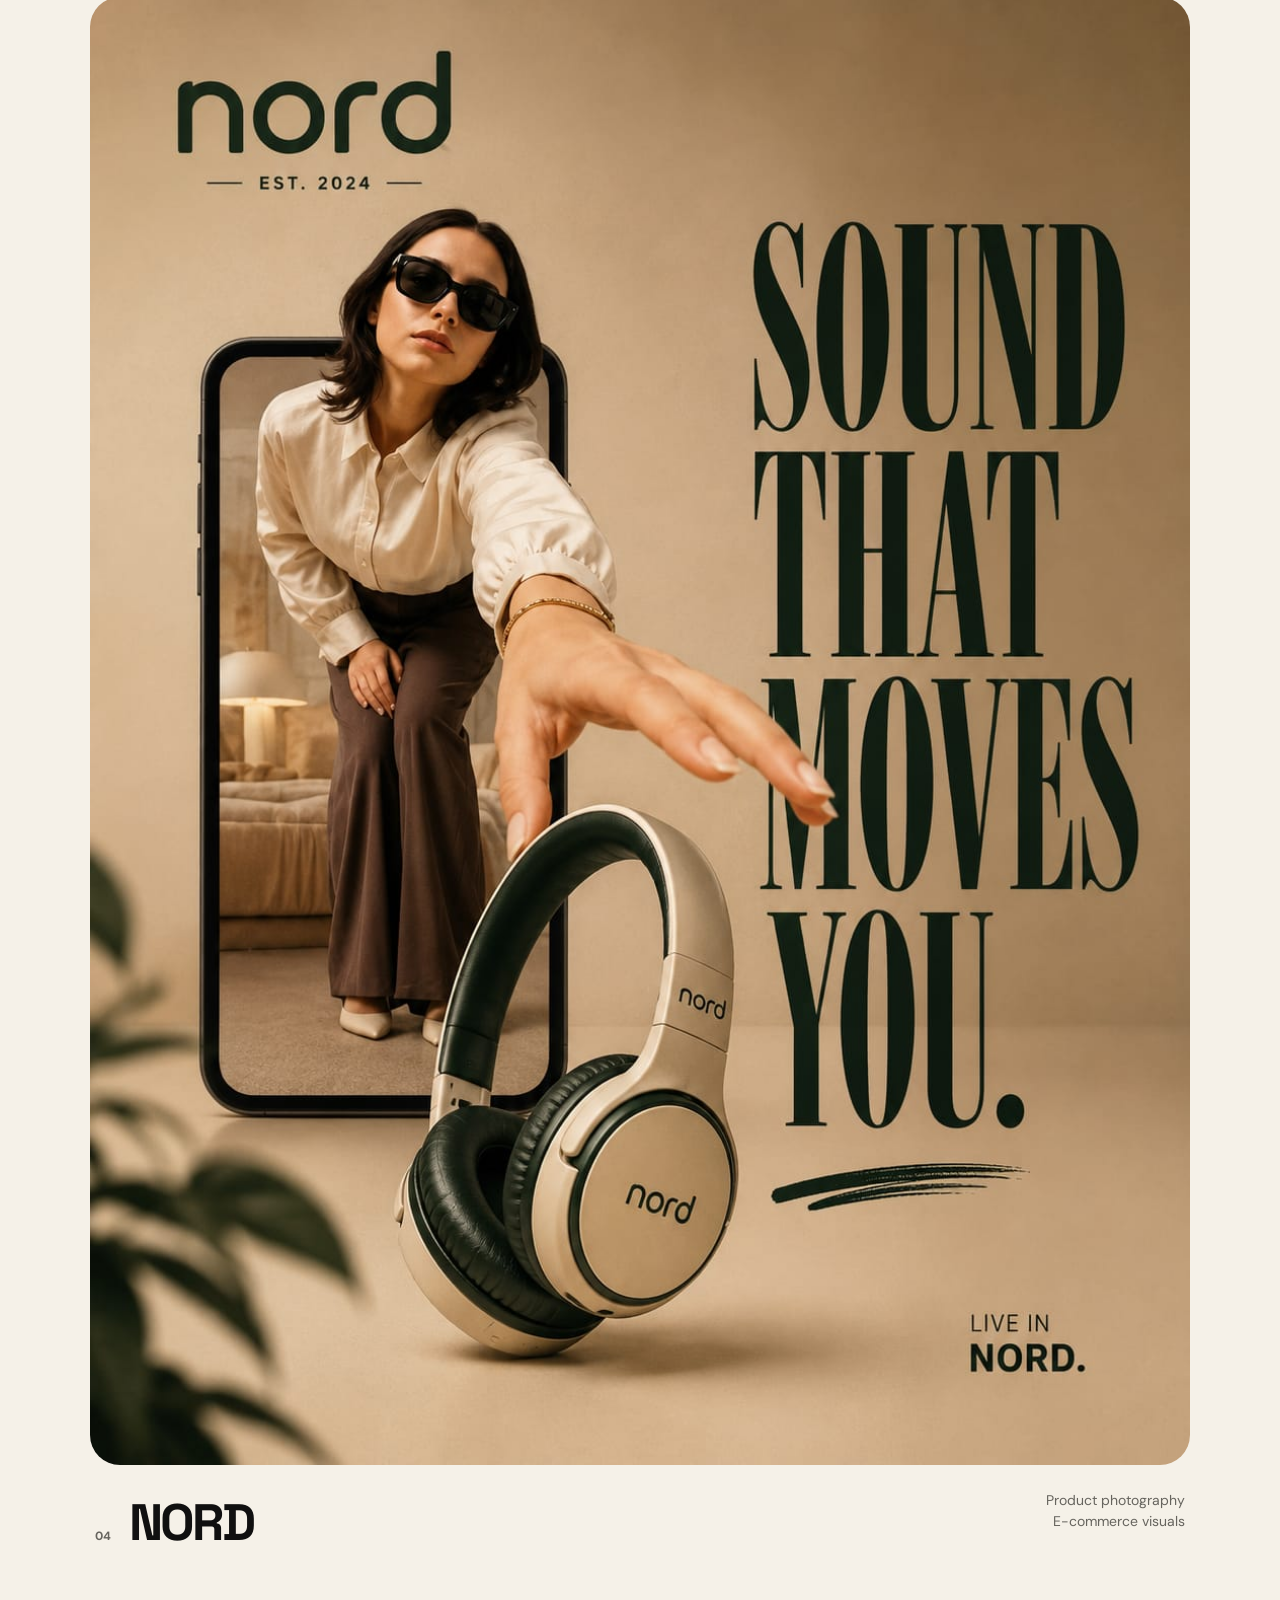
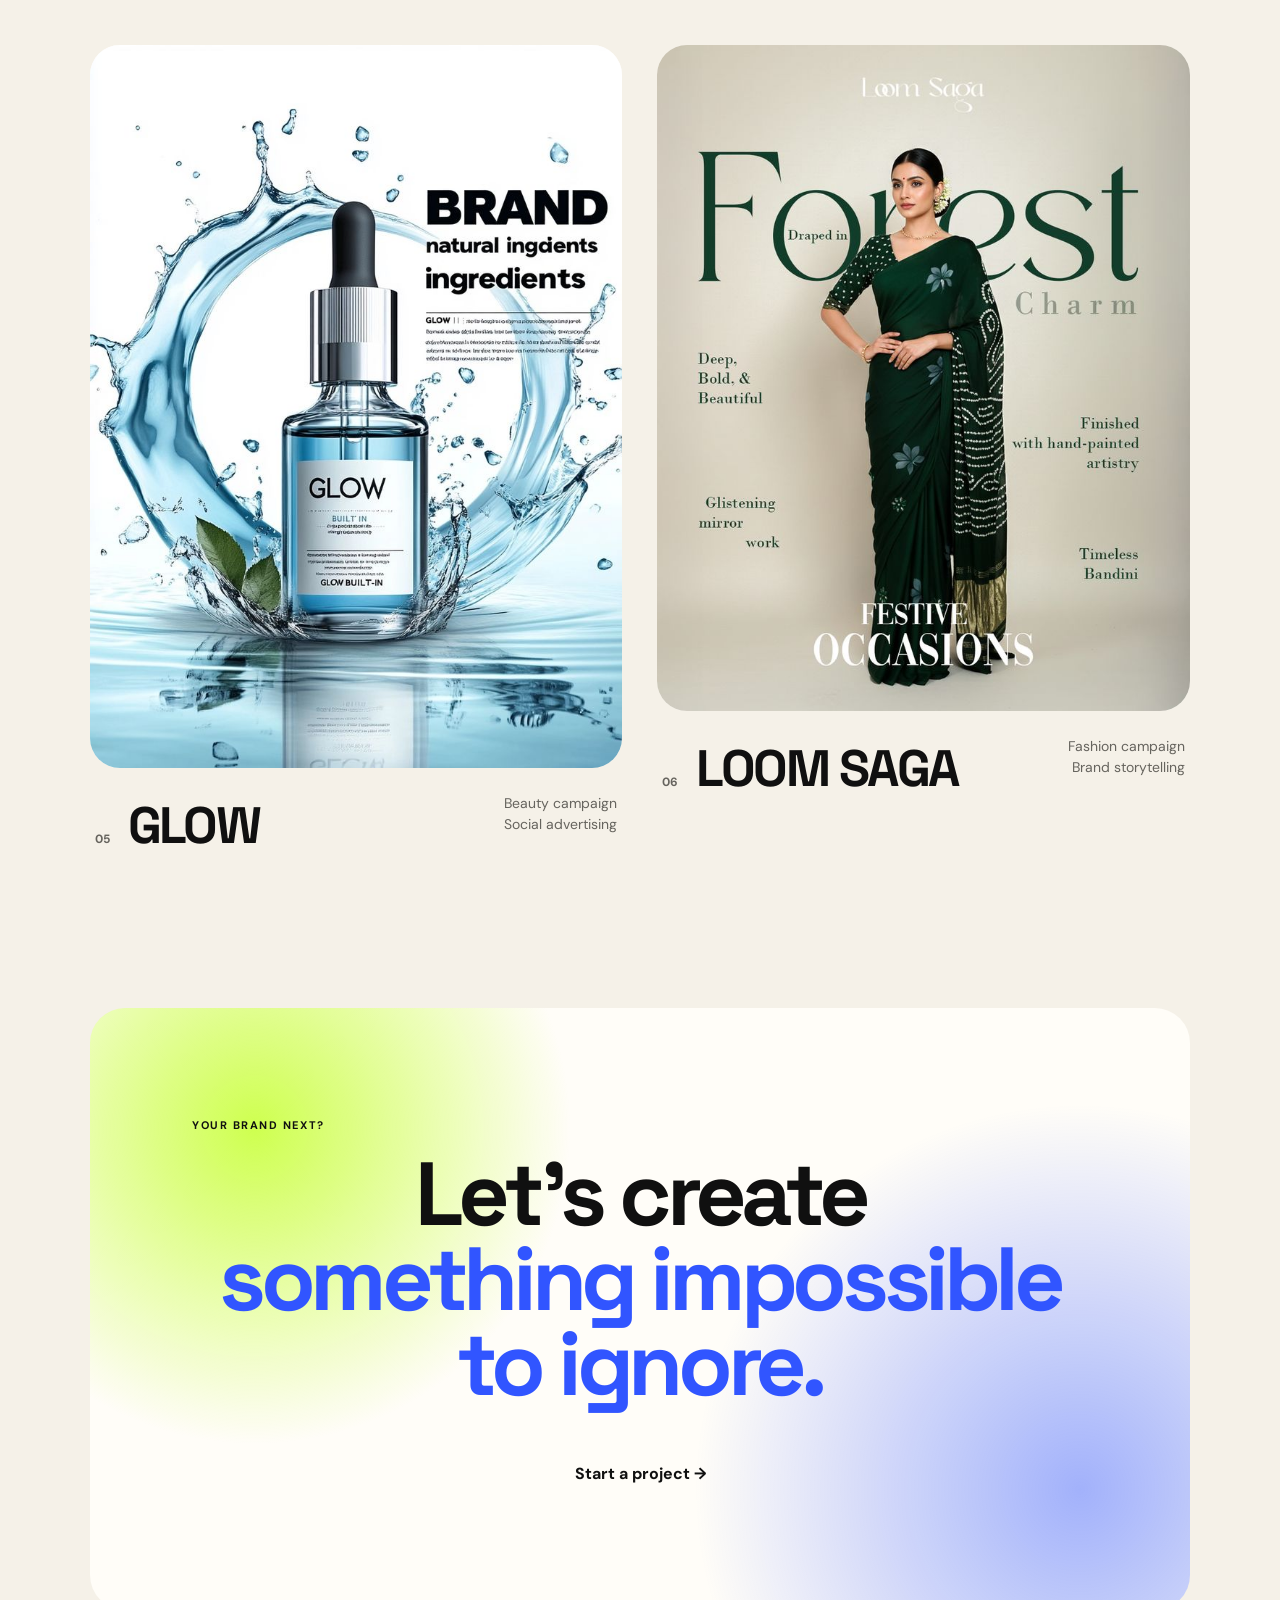
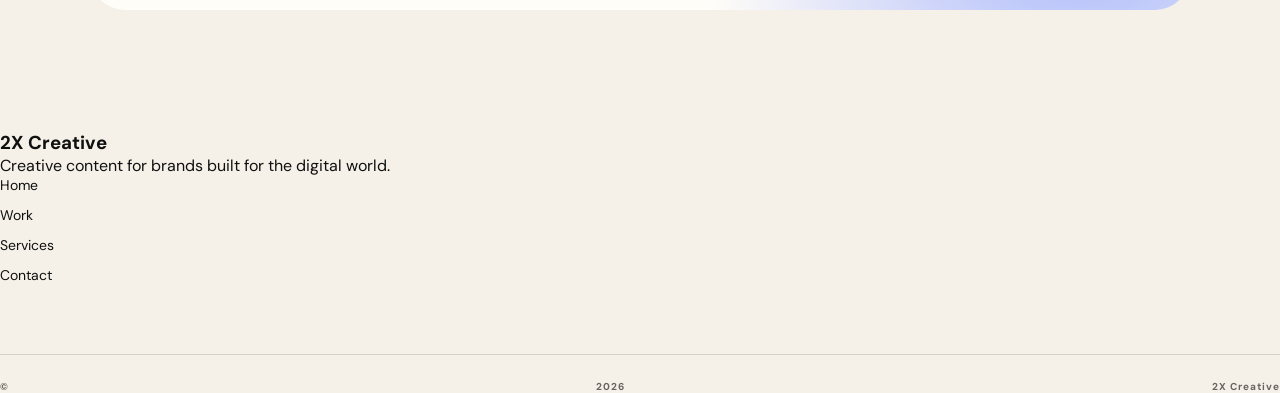
<file: Pages/work.html>
<!DOCTYPE html>
<html lang="en">
<head>
    <meta charset="UTF-8">
    <meta name="viewport" content="width=device-width, initial-scale=1.0">

    <title>Work — 2X Creative</title>

    <link rel="stylesheet" href="../style.css">

    <link rel="preconnect" href="https://fonts.googleapis.com">
    <link rel="preconnect" href="https://fonts.gstatic.com" crossorigin>

    <link href="https://fonts.googleapis.com/css2?family=DM+Sans:wght@400;500;600;700&family=Space+Grotesk:wght@400;500;600;700&display=swap" rel="stylesheet">
</head>

<body>

    <!-- NAVBAR -->
    <header class="navbar">

        <div class="nav-inner">

            <a href="../index.html" class="nav-brand">
                2X Creative
            </a>

            <nav class="nav-links">
                <a href="../index.html">Home</a>
                <a href="work.html" class="active">Work</a>
                <a href="services.html">Services</a>
                <a href="about.html">About</a>
                <a href="contact.html">Contact</a>
            </nav>

            <a href="contact.html" class="nav-cta">
                Start a project
            </a>

        </div>

    </header>


    <main>

        <!-- WORK HERO -->
        <section class="work-hero">

            <div class="work-hero-top">

                <p class="eyebrow">
                    SELECTED WORK / 2026
                </p>

                <span>
                    06 PROJECTS
                </span>

            </div>


            <h1>
                We make
                <span>brands impossible</span>
                to ignore.
            </h1>


            <p class="work-intro">
                A collection of experimental brand campaigns,
                product visuals and digital content created by
                2X Creative.
            </p>

        </section>


        <!-- PROJECT GRID -->
        <section class="work-grid">


            <!-- VANTA -->
            <a href="Vanta.html" class="work-card work-card-large reveal">

                <div class="work-image">

                    <img
                        src="../Assets/vanta/hero.png"
                        alt="Vanta campaign"
                    >

                    <span class="work-arrow">
                        ↗
                    </span>

                </div>

                <div class="work-card-info">

                    <div>

                        <span class="work-index">
                            01
                        </span>

                        <h2>
                            VANTA
                        </h2>

                    </div>

                    <p>
                        Brand campaign
                        <br>
                        Product advertising
                    </p>

                </div>

            </a>


            <!-- NOVAE -->
            <a href="novae.html" class="work-card reveal">

                <div class="work-image">

                    <img
                        src="../Assets/novae/hero.png"
                        alt="Novae campaign"
                    >

                    <span class="work-arrow">
                        ↗
                    </span>

                </div>

                <div class="work-card-info">

                    <div>

                        <span class="work-index">
                            02
                        </span>

                        <h2>
                            NOVAE
                        </h2>

                    </div>

                    <p>
                        Product campaign
                        <br>
                        Visual identity
                    </p>

                </div>

            </a>


            <!-- ORO -->
            <a href="Oro.html" class="work-card reveal">

                <div class="work-image">

                    <img
                        src="../Assets/oro/ORO.jpeg"
                        alt="Oro campaign"
                    >

                    <span class="work-arrow">
                        ↗
                    </span>

                </div>

                <div class="work-card-info">

                    <div>

                        <span class="work-index">
                            03
                        </span>

                        <h2>
                            ORO
                        </h2>

                    </div>

                    <p>
                        Product marketing
                        <br>
                        AI art direction
                    </p>

                </div>

            </a>


            <!-- NORD -->
            <a href="Nord.html" class="work-card work-card-large reveal">

                <div class="work-image">

                    <img
                        src="../Assets/nord/hero.jpeg"
                        alt="Nord campaign"
                    >

                    <span class="work-arrow">
                        ↗
                    </span>

                </div>

                <div class="work-card-info">

                    <div>

                        <span class="work-index">
                            04
                        </span>

                        <h2>
                            NORD
                        </h2>

                    </div>

                    <p>
                        Product photography
                        <br>
                        E-commerce visuals
                    </p>

                </div>

            </a>


            <!-- GLOW -->
            <a href="Glow.html" class="work-card reveal">

                <div class="work-image">

                    <img
                        src="../Assets/glow/hero.jpg"
                        alt="Glow campaign"
                    >

                    <span class="work-arrow">
                        ↗
                    </span>

                </div>

                <div class="work-card-info">

                    <div>

                        <span class="work-index">
                            05
                        </span>

                        <h2>
                            GLOW
                        </h2>

                    </div>

                    <p>
                        Beauty campaign
                        <br>
                        Social advertising
                    </p>

                </div>

            </a>


            <!-- LOOM SAGA -->
            <a href="Loom saga.html" class="work-card reveal">

                <div class="work-image">

                    <img
                        src="../Assets/loom saga/hero.jpg"
                        alt="Loom Saga campaign"
                    >

                    <span class="work-arrow">
                        ↗
                    </span>

                </div>

                <div class="work-card-info">

                    <div>

                        <span class="work-index">
                            06
                        </span>

                        <h2>
                            LOOM SAGA
                        </h2>

                    </div>

                    <p>
                        Fashion campaign
                        <br>
                        Brand storytelling
                    </p>

                </div>

            </a>


        </section>


        <!-- CTA -->
        <section class="work-cta">

            <p class="eyebrow">
                YOUR BRAND NEXT?
            </p>

            <h2>
                Let's create
                <span>something impossible to ignore.</span>
            </h2>

            <a href="contact.html" class="button">
                Start a project →
            </a>

        </section>

    </main>


    <!-- FOOTER -->
    <footer>

        <div class="footer-inner">

            <div>

                <h3>
                    2X Creative
                </h3>

                <p>
                    Creative content for brands
                    built for the digital world.
                </p>

            </div>


            <div class="footer-links">

                <a href="../index.html">
                    Home
                </a>

                <a href="work.html">
                    Work
                </a>

                <a href="services.html">
                    Services
                </a>

                <a href="contact.html">
                    Contact
                </a>

            </div>

        </div>


        <p class="footer-bottom">
            © <span id="year"></span> 2X Creative
        </p>

    </footer>


    <script src="../script.js"></script>

</body>
</html>
</file>
<file: style.css>
:root {
    --bg: #f5f1e8;
    --paper: #fffdf8;
    --ink: #101010;
    --muted: #66645e;
    --line: rgba(16,16,16,.14);

    --lime: #c9ff3d;
    --blue: #3155ff;
    --orange: #ff7043;
    --violet: #9b72ff;
    --pink: #ff75b8;

    --radius: 28px;
    --radius-small: 16px;

    --font-body: "DM Sans", sans-serif;
    --font-display: "Space Grotesk", sans-serif;
}


* {
    margin: 0;
    padding: 0;
    box-sizing: border-box;
}


html {
    scroll-behavior: smooth;
}


body {
    background: var(--bg);
    color: var(--ink);
    font-family: var(--font-body);
    overflow-x: hidden;
}


img {
    display: block;
    width: 100%;
}


a {
    color: inherit;
    text-decoration: none;
}


button {
    font-family: inherit;
}


.page-bg {
    position: fixed;
    inset: 0;
    z-index: -10;
    overflow: hidden;
    pointer-events: none;
}


.gradient-orb {
    position: absolute;
    border-radius: 50%;
    filter: blur(80px);
    opacity: .28;
}


.orb-one {
    width: 400px;
    height: 400px;
    background: var(--lime);
    top: 5%;
    left: -10%;
}


.orb-two {
    width: 450px;
    height: 450px;
    background: var(--violet);
    top: 45%;
    right: -15%;
}


.orb-three {
    width: 350px;
    height: 350px;
    background: var(--orange);
    bottom: -5%;
    left: 30%;
}


.cursor-glow {
    position: fixed;
    width: 220px;
    height: 220px;
    border-radius: 50%;
    background: rgba(201,255,61,.12);
    filter: blur(50px);
    pointer-events: none;
    transform: translate(-50%,-50%);
    z-index: 100;
}


.navbar {
    position: fixed;
    top: 0;
    left: 0;
    width: 100%;
    padding: 22px 5vw;

    display: flex;
    align-items: center;
    justify-content: space-between;

    z-index: 50;

    transition: .3s ease;
}


.navbar.scrolled {
    background: rgba(245,241,232,.85);
    backdrop-filter: blur(18px);
    border-bottom: 1px solid var(--line);
}


.brand {
    display: flex;
    align-items: center;
    gap: 10px;
    font-family: var(--font-display);
    font-weight: 700;
}


.brand-mark {
    background: var(--ink);
    color: white;
    padding: 8px 10px;
    border-radius: 9px;
    font-size: 14px;
}


.brand-name {
    font-size: 18px;
}


.nav-links {
    display: flex;
    gap: 34px;
}


.nav-links a {
    font-size: 14px;
    font-weight: 600;
    transition: .25s;
}


.nav-links a:hover {
    opacity: .55;
}


.nav-cta {
    background: var(--ink);
    color: white;
    padding: 13px 19px;
    border-radius: 50px;
    font-size: 14px;
    font-weight: 600;
}


.nav-cta span {
    margin-left: 8px;
}


.menu-button {
    display: none;
    border: 0;
    background: transparent;
    width: 38px;
    height: 38px;
}


.menu-button span {
    display: block;
    width: 25px;
    height: 2px;
    background: var(--ink);
    margin: 6px auto;
}


.mobile-menu {
    display: none;
}


.hero {
    padding: 150px 5vw 80px;
    min-height: 100vh;
}


.hero-top {
    display: flex;
    justify-content: space-between;
    align-items: center;
    margin-bottom: 45px;
}


.eyebrow,
.hero-location {
    font-size: 11px;
    font-weight: 700;
    letter-spacing: .14em;
}


.eyebrow {
    display: flex;
    align-items: center;
    gap: 8px;
}


.status-dot {
    width: 8px;
    height: 8px;
    background: var(--lime);
    border-radius: 50%;
    box-shadow: 0 0 15px var(--lime);
}


.hero-main {
    display: grid;
    grid-template-columns: 1.05fr .95fr;
    gap: 5vw;
    align-items: center;
}


.hero-kicker {
    max-width: 400px;
    font-size: 12px;
    font-weight: 700;
    letter-spacing: .13em;
    margin-bottom: 25px;
}


.hero-title {
    font-family: var(--font-display);
    font-size: clamp(65px, 9vw, 150px);
    line-height: .82;
    letter-spacing: -.07em;
    font-weight: 700;
}


.hero-title span {
    display: block;
}


.outline {
    color: transparent;
    -webkit-text-stroke: 1.5px var(--ink);
}


.gradient-text {
    background: linear-gradient(
        90deg,
        var(--blue),
        var(--violet),
        var(--pink),
        var(--orange)
    );

    -webkit-background-clip: text;
    background-clip: text;
    color: transparent;
}


.hero-bottom {
    margin-top: 55px;
    display: flex;
    gap: 35px;
    align-items: flex-end;
}


.hero-description {
    max-width: 390px;
    color: var(--muted);
    line-height: 1.7;
}


.hero-actions {
    display: flex;
    flex-direction: column;
    gap: 18px;
    align-items: flex-start;
}


.button {
    display: inline-flex;
    align-items: center;
    gap: 18px;
    padding: 16px 22px;
    border-radius: 50px;
    font-weight: 700;
    transition: transform .3s, box-shadow .3s;
}


.button:hover {
    transform: translateY(-4px);
}


.button-dark {
    background: var(--ink);
    color: white;
}


.button-light {
    background: white;
    color: var(--ink);
}


.text-link {
    font-weight: 700;
    font-size: 14px;
}


.text-link span {
    margin-left: 8px;
}


.hero-visual {
    position: relative;
}


.hero-image-frame {
    position: relative;
    overflow: hidden;
    border-radius: 34px;
    aspect-ratio: 4 / 5;
    background: #ddd;
}


.hero-image {
    width: 100%;
    height: 100%;
    object-fit: contain;
    background: #eeeae1;
    transition: transform .8s ease;
}
  


.hero-image-frame:hover .hero-image {
    transform: scale(1.05);
}


.image-label {
    position: absolute;
    bottom: 20px;
    color: white;
    font-size: 10px;
    font-weight: 700;
    letter-spacing: .1em;
    z-index: 2;
}


.image-label-left {
    left: 20px;
}


.image-label-left span {
    color: var(--lime);
    margin-right: 8px;
}


.image-label-right {
    right: 20px;
}


.hero-floating-card {
    position: absolute;
    right: -25px;
    bottom: 30px;
    background: var(--lime);
    padding: 18px 20px;
    border-radius: 15px;
    font-size: 10px;
    font-weight: 800;
    letter-spacing: .08em;
    display: flex;
    gap: 25px;
    align-items: center;
}


.scroll-arrow {
    font-size: 20px;
}


.statement {
    padding: 150px 5vw;
    max-width: 1100px;
}


.section-label {
    font-size: 11px;
    font-weight: 800;
    letter-spacing: .14em;
    margin-bottom: 30px;
}


.statement h2 {
    font-family: var(--font-display);
    font-size: clamp(45px, 7vw, 100px);
    line-height: .9;
    letter-spacing: -.055em;
}


.statement h2 span {
    color: var(--blue);
}


.statement-description {
    margin-top: 40px;
    max-width: 520px;
    margin-left: auto;
    color: var(--muted);
    line-height: 1.7;
}


.marquee {
    overflow: hidden;
    background: var(--ink);
    color: white;
    padding: 20px 0;
    transform: rotate(-1.5deg) scale(1.02);
}


.marquee-track {
    display: flex;
    gap: 35px;
    white-space: nowrap;
    animation: marquee 25s linear infinite;
    font-family: var(--font-display);
    font-weight: 700;
    font-size: 18px;
}


@keyframes marquee {
    from {
        transform: translateX(0);
    }

    to {
        transform: translateX(-50%);
    }
}


.services-section,
.work-section,
.why-section,
.process-section {
    padding: 140px 5vw;
}


.section-heading {
    display: flex;
    justify-content: space-between;
    align-items: flex-end;
    gap: 40px;
    margin-bottom: 65px;
}


.section-heading h2 {
    font-family: var(--font-display);
    font-size: clamp(48px, 6vw, 90px);
    line-height: .9;
    letter-spacing: -.055em;
}


.section-heading h2 span {
    display: block;
    color: var(--blue);
}


.section-side-text {
    max-width: 330px;
    color: var(--muted);
    line-height: 1.6;
}


.services-grid {
    display: grid;
    grid-template-columns: repeat(4, 1fr);
    gap: 14px;
}


.service-card {
    min-height: 400px;
    background: var(--paper);
    border: 1px solid var(--line);
    border-radius: var(--radius);
    padding: 28px;
    display: flex;
    flex-direction: column;
    transition: .35s;
}


.service-card:hover {
    transform: translateY(-8px) rotate(-.5deg);
}


.service-card-large {
    background: var(--lime);
}


.service-number {
    font-size: 12px;
    font-weight: 700;
}


.service-icon {
    font-size: 42px;
    margin: 55px 0 30px;
}


.service-card h3 {
    font-family: var(--font-display);
    font-size: 29px;
    line-height: .95;
    letter-spacing: -.04em;
}


.service-card p {
    margin-top: 25px;
    color: var(--muted);
    line-height: 1.6;
    font-size: 14px;
}


.service-card a {
    margin-top: auto;
    font-size: 13px;
    font-weight: 700;
}


.portfolio-grid {
    display: grid;
    grid-template-columns: repeat(2, 1fr);
    gap: 45px 18px;
}


.portfolio-card {
    display: block;
}


.portfolio-large,
.portfolio-wide {
    grid-column: span 2;
}


.portfolio-image {
    position: relative;
    overflow: hidden;
    border-radius: var(--radius);
    aspect-ratio: 4 / 3;
    background: #eeeae1;
}

.portfolio-large .portfolio-image {
    aspect-ratio: 16 / 8;
}


.portfolio-wide .portfolio-image {
    aspect-ratio: 16 / 7;
}

.portfolio-image img {
    width: 100%;
    height: 100%;
    object-fit: contain;
    background: #eeeae1;
    transition: transform .7s ease;
}



.portfolio-card:hover img {
    transform: scale(1.06);
}


.portfolio-overlay {
    position: absolute;
    inset: 0;
    padding: 25px;
    display: flex;
    flex-direction: column;
    justify-content: space-between;
    color: white;
    background: linear-gradient(
        to bottom,
        rgba(0,0,0,.35),
        transparent 40%,
        rgba(0,0,0,.45)
    );
}


.portfolio-overlay span {
    font-size: 10px;
    font-weight: 700;
    letter-spacing: .1em;
}


.portfolio-overlay strong {
    font-family: var(--font-display);
    font-size: clamp(40px, 6vw, 90px);
    letter-spacing: -.05em;
}


.portfolio-info {
    display: flex;
    justify-content: space-between;
    padding: 18px 5px;
}


.portfolio-info h3 {
    font-family: var(--font-display);
    font-size: 22px;
}


.portfolio-info p {
    color: var(--muted);
    font-size: 13px;
    margin-top: 4px;
}


.portfolio-info > span {
    font-size: 24px;
}


.outline-button {
    border: 1px solid var(--ink);
    border-radius: 50px;
    padding: 13px 20px;
    font-weight: 700;
    transition: .3s;
}


.outline-button:hover {
    background: var(--ink);
    color: white;
}


.ai-section {
    margin: 40px 5vw;
    border-radius: 40px;
    background: var(--blue);
    color: white;
    padding: 90px;
    position: relative;
    overflow: hidden;
}


.ai-content {
    position: relative;
    z-index: 2;
    max-width: 650px;
}


.ai-content h2 {
    font-family: var(--font-display);
    font-size: clamp(55px, 8vw, 110px);
    line-height: .85;
    letter-spacing: -.065em;
}


.ai-content h2 span {
    color: var(--lime);
}


.ai-content > p:not(.section-label) {
    margin: 35px 0;
    max-width: 500px;
    line-height: 1.7;
    opacity: .8;
}


.ai-number {
    position: absolute;
    right: -30px;
    bottom: -90px;
    font-family: var(--font-display);
    font-size: 350px;
    line-height: 1;
    font-weight: 700;
    opacity: .1;
}


.ai-number span {
    color: var(--lime);
}


.why-grid {
    display: grid;
    grid-template-columns: repeat(4,1fr);
    border-top: 1px solid var(--line);
}


.why-card {
    padding: 35px 25px;
    border-right: 1px solid var(--line);
    min-height: 260px;
}


.why-card:last-child {
    border-right: 0;
}


.why-card > span {
    font-size: 11px;
    font-weight: 800;
}


.why-card h3 {
    font-family: var(--font-display);
    font-size: 32px;
    margin-top: 65px;
}


.why-card p {
    color: var(--muted);
    line-height: 1.6;
    margin-top: 15px;
}


.process-list {
    border-top: 1px solid var(--line);
}


.process-item {
    display: grid;
    grid-template-columns: 80px 1fr 30px;
    gap: 20px;
    align-items: center;
    padding: 32px 0;
    border-bottom: 1px solid var(--line);
    transition: .3s;
}


.process-item:hover {
    padding-left: 15px;
}


.process-item > span {
    font-size: 12px;
    font-weight: 800;
}


.process-item h3 {
    font-family: var(--font-display);
    font-size: 32px;
}


.process-item p {
    color: var(--muted);
    margin-top: 6px;
}


.process-item strong {
    font-size: 25px;
}


.final-cta {
    margin: 60px 5vw 100px;
    padding: 120px 60px;
    background: var(--lime);
    border-radius: 40px;
    text-align: center;
    position: relative;
    overflow: hidden;
}


.final-cta h2 {
    font-family: var(--font-display);
    font-size: clamp(50px, 8vw, 120px);
    line-height: .85;
    letter-spacing: -.065em;
    max-width: 1000px;
    margin: auto;
}


.final-cta h2 span {
    display: block;
    color: var(--blue);
}


.final-cta .button {
    margin-top: 45px;
}


.cta-decoration {
    position: absolute;
    top: -80px;
    right: -30px;
    font-family: var(--font-display);
    font-size: 300px;
    font-weight: 700;
    opacity: .08;
}


.footer {
    padding: 70px 5vw 30px;
    border-top: 1px solid var(--line);
}


.footer-top {
    display: grid;
    grid-template-columns: 1fr 1fr 1fr;
    gap: 50px;
}


.footer-brand {
    font-family: var(--font-display);
    font-weight: 700;
    font-size: 32px;
}


.footer-brand span {
    font-weight: 400;
}


.footer-top p {
    margin-top: 10px;
    color: var(--muted);
}


.footer-links,
.footer-contact {
    display: flex;
    flex-direction: column;
    gap: 12px;
}


.footer-links a,
.footer-contact a {
    font-size: 14px;
}


.footer-contact {
    align-items: flex-end;
}


.footer-bottom {
    border-top: 1px solid var(--line);
    margin-top: 70px;
    padding-top: 25px;
    display: flex;
    justify-content: space-between;
    font-size: 10px;
    font-weight: 700;
    letter-spacing: .1em;
    color: var(--muted);
}


.reveal {
    opacity: 0;
    transform: translateY(35px);
    transition: opacity .8s ease, transform .8s ease;
}


.reveal.visible {
    opacity: 1;
    transform: translateY(0);
}


/* TABLET */

@media (max-width: 1000px) {

    .nav-links {
        display: none;
    }

    .menu-button {
        display: block;
    }

    .nav-cta {
        display: none;
    }

    .hero-main {
        grid-template-columns: 1fr;
    }

    .hero-visual {
        max-width: 650px;
        margin-left: auto;
    }

    .services-grid {
        grid-template-columns: repeat(2,1fr);
    }

    .why-grid {
        grid-template-columns: repeat(2,1fr);
    }

    .why-card:nth-child(2) {
        border-right: 0;
    }

    .footer-top {
        grid-template-columns: 1fr 1fr;
    }

    .footer-contact {
        align-items: flex-start;
    }
}


/* MOBILE */

@media (max-width: 650px) {

    .navbar {
        padding: 18px 5vw;
    }

    .hero {
        padding-top: 120px;
    }

    .hero-top {
        margin-bottom: 30px;
    }

    .hero-location {
        display: none;
    }

    .hero-title {
        font-size: 17vw;
    }

    .hero-bottom {
        flex-direction: column;
        align-items: flex-start;
        margin-top: 40px;
    }

    .hero-image-frame {
        aspect-ratio: 4 / 5;
    }

    .hero-floating-card {
        right: 10px;
        bottom: 15px;
    }

    .statement,
    .services-section,
    .work-section,
    .why-section,
    .process-section {
        padding: 90px 5vw;
    }

    .statement-description {
        margin-left: 0;
    }

    .section-heading {
        flex-direction: column;
        align-items: flex-start;
    }

    .services-grid {
        grid-template-columns: 1fr;
    }

    .service-card {
        min-height: 340px;
    }

    .portfolio-grid {
        grid-template-columns: 1fr;
    }

    .portfolio-large,
    .portfolio-wide {
        grid-column: span 1;
    }

    .portfolio-large .portfolio-image,
    .portfolio-wide .portfolio-image {
        aspect-ratio: 4 / 3;
    }

    .ai-section {
        margin: 20px 5vw;
        padding: 60px 30px;
    }

    .ai-number {
        font-size: 200px;
    }

    .why-grid {
        grid-template-columns: 1fr;
    }

    .why-card {
        border-right: 0;
        border-bottom: 1px solid var(--line);
    }

    .process-item {
        grid-template-columns: 45px 1fr 20px;
    }

    .process-item h3 {
        font-size: 25px;
    }

    .final-cta {
        margin: 20px 5vw 70px;
        padding: 80px 25px;
    }

    .footer-top {
        grid-template-columns: 1fr;
    }

    .footer-bottom {
        flex-direction: column;
        gap: 10px;
    }

    .cursor-glow {
        display: none;
    }

    .mobile-menu {
        position: fixed;
        top: 70px;
        left: 5vw;
        right: 5vw;
        background: var(--paper);
        border: 1px solid var(--line);
        border-radius: 20px;
        padding: 25px;
        z-index: 45;

        display: flex;
        flex-direction: column;
        gap: 20px;

        opacity: 0;
        transform: translateY(-15px);
        pointer-events: none;
        transition: .3s;
    }

    .mobile-menu.active {
        opacity: 1;
        transform: translateY(0);
        pointer-events: auto;
    }

    .mobile-menu a {
        font-family: var(--font-display);
        font-size: 24px;
        font-weight: 700;
    }
}
/* =========================================
   CASE STUDY PAGES
========================================= */

.case-study {
    padding-top: 120px;
}


.case-hero {
    padding: 50px 5vw 100px;
}


.case-top {
    display: flex;
    justify-content: space-between;
    align-items: center;

    font-size: 11px;
    font-weight: 800;
    letter-spacing: .12em;
}


.back-link {
    transition: .25s;
}


.back-link:hover {
    transform: translateX(-5px);
}


.case-title-wrap {
    max-width: 1100px;
    margin: 100px auto 70px;
}


.case-title-wrap h1 {
    font-family: var(--font-display);
    font-size: clamp(80px, 14vw, 190px);
    line-height: .78;
    letter-spacing: -.08em;
}


.case-title-wrap h1 span {
    display: block;
    color: var(--blue);
}


.case-intro {
    max-width: 520px;
    margin-top: 45px;
    margin-left: auto;

    color: var(--muted);
    line-height: 1.7;
    font-size: 17px;
}


.case-hero-image {
    max-width: 1400px;
    margin: auto;

    border-radius: 35px;
    overflow: hidden;
    background: var(--paper);
}


.case-hero-image img {
    width: 100%;
    height: auto;
    display: block;
}


.case-info {
    margin: 0 5vw;
    padding: 35px 0;

    display: grid;
    grid-template-columns: repeat(4,1fr);

    border-top: 1px solid var(--line);
    border-bottom: 1px solid var(--line);
}


.case-info-item {
    padding: 0 25px;
    border-right: 1px solid var(--line);
}


.case-info-item:first-child {
    padding-left: 0;
}


.case-info-item:last-child {
    border-right: 0;
}


.case-info-item span {
    display: block;

    font-size: 10px;
    font-weight: 800;
    letter-spacing: .12em;

    color: var(--muted);

    margin-bottom: 12px;
}


.case-info-item strong {
    font-size: 14px;
}


.case-text-section {
    padding: 150px 10vw;

    display: grid;
    grid-template-columns: 100px 1fr;
    gap: 60px;
}


.case-number {
    font-family: var(--font-display);
    font-size: 20px;
    font-weight: 700;
}


.case-text-section h2,
.case-strategy h2 {
    font-family: var(--font-display);
    font-size: clamp(50px, 7vw, 100px);
    line-height: .88;
    letter-spacing: -.06em;
}


.case-text-section h2 span,
.case-strategy h2 span {
    color: var(--blue);
}


.case-body {
    max-width: 600px;
    margin-top: 45px;

    color: var(--muted);
    line-height: 1.8;
}


.case-dark {
    margin: 0 5vw;
    padding: 130px 8vw;

    border-radius: 40px;

    background: var(--ink);
    color: white;
}


.case-dark-content {
    max-width: 800px;
}


.case-dark .section-label {
    color: var(--lime);
}


.case-dark h2 {
    font-family: var(--font-display);
    font-size: clamp(60px, 9vw, 130px);
    line-height: .82;
    letter-spacing: -.07em;
}


.case-dark h2 span {
    color: var(--lime);
}


.case-dark p:last-child {
    max-width: 550px;
    margin-top: 40px;

    line-height: 1.7;
    opacity: .7;
}


.case-gallery {
    padding: 120px 5vw;
}


.gallery-main {
    max-width: 1300px;
    margin: auto;

    border-radius: 35px;
    overflow: hidden;
}


.gallery-main img {
    width: 100%;
    height: auto;
}


.case-strategy {
    padding: 120px 10vw;

    display: grid;
    grid-template-columns: 1fr 1fr;
    gap: 100px;
}


.strategy-points {
    border-top: 1px solid var(--line);
}


.strategy-points > div {
    padding: 30px 0;
    border-bottom: 1px solid var(--line);
}


.strategy-points span {
    font-size: 11px;
    font-weight: 800;
}


.strategy-points h3 {
    font-family: var(--font-display);
    font-size: 30px;
    margin-top: 30px;
}


.strategy-points p {
    color: var(--muted);
    line-height: 1.6;
    margin-top: 10px;
    max-width: 400px;
}


.case-final {
    margin: 40px 5vw 100px;

    padding: 120px 40px;

    border-radius: 40px;

    background: var(--lime);

    text-align: center;
}


.case-final h2 {
    font-family: var(--font-display);
    font-size: clamp(55px, 9vw, 130px);
    line-height: .82;
    letter-spacing: -.07em;
}


.case-final h2 span {
    color: var(--blue);
}


.case-final > p:last-child {
    max-width: 500px;
    margin: 35px auto 0;

    line-height: 1.7;
}


.next-project {
    padding: 80px 5vw 140px;
}


.next-project h2 {
    font-family: var(--font-display);
    font-size: clamp(70px, 12vw, 170px);
    line-height: .8;
    letter-spacing: -.07em;

    display: flex;
    justify-content: space-between;

    border-bottom: 2px solid var(--ink);
    padding-bottom: 30px;

    transition: .3s;
}


.next-project h2 span {
    color: var(--blue);
}


.next-project a:hover h2 {
    padding-left: 15px;
}


/* MOBILE CASE STUDY */

@media (max-width: 700px) {

    .case-study {
        padding-top: 90px;
    }


    .case-hero {
        padding: 35px 5vw 70px;
    }


    .case-top span {
        display: none;
    }


    .case-title-wrap {
        margin: 80px 0 50px;
    }


    .case-title-wrap h1 {
        font-size: 22vw;
    }


    .case-intro {
        margin-left: 0;
        margin-top: 35px;
    }


    .case-hero-image {
        border-radius: 22px;
    }


    .case-info {
        grid-template-columns: 1fr 1fr;
        gap: 30px 0;
    }


    .case-info-item {
        border-right: 0;
        padding: 0 15px;
    }


    .case-info-item:first-child {
        padding-left: 0;
    }


    .case-text-section {
        padding: 90px 5vw;
        grid-template-columns: 1fr;
        gap: 20px;
    }


    .case-dark {
        margin: 0 5vw;
        padding: 80px 30px;
        border-radius: 25px;
    }


    .case-gallery {
        padding: 80px 5vw;
    }


    .case-strategy {
        padding: 80px 5vw;
        grid-template-columns: 1fr;
        gap: 60px;
    }


    .case-final {
        margin: 20px 5vw 70px;
        padding: 80px 25px;
        border-radius: 25px;
    }


    .next-project {
        padding: 60px 5vw 90px;
    }

}
/* =========================================
   WORK PAGE
========================================= */

.work-hero {
    padding: 180px 7vw 100px;
    min-height: 70vh;
    display: flex;
    flex-direction: column;
    justify-content: center;
}

.work-hero-top {
    display: flex;
    justify-content: space-between;
    align-items: center;
    margin-bottom: 45px;
    font-size: 13px;
    font-weight: 700;
    letter-spacing: .08em;
}

.work-hero h1 {
    max-width: 1050px;
    margin: 0;
    font-family: var(--font-display);
    font-size: clamp(58px, 9vw, 145px);
    line-height: .88;
    letter-spacing: -.07em;
}

.work-hero h1 span {
    display: block;
    color: var(--blue);
}

.work-intro {
    max-width: 620px;
    margin-top: 50px;
    font-size: 20px;
    line-height: 1.6;
    color: var(--muted);
}


/* WORK GRID */

.work-grid {
    width: 86%;
    max-width: 1500px;
    margin: 0 auto;
    display: grid;
    grid-template-columns: repeat(2, 1fr);
    gap: 90px 35px;
    padding-bottom: 150px;
}

.work-card {
    color: var(--ink);
    text-decoration: none;
    display: block;
}

.work-card-large {
    grid-column: span 2;
}

.work-image {
    position: relative;
    width: 100%;
    min-height: 520px;
    border-radius: 30px;
    overflow: hidden;
    background: var(--paper);
}

.work-card:not(.work-card-large) .work-image {
    min-height: 620px;
}

.work-image img {
    width: 100%;
    height: 100%;
    object-fit: contain;
    display: block;
    transition: transform .7s cubic-bezier(.2,.7,.2,1);
}

.work-card:hover .work-image img {
    transform: scale(1.035);
}

.work-arrow {
    position: absolute;
    top: 25px;
    right: 25px;

    width: 55px;
    height: 55px;

    border-radius: 50%;

    display: grid;
    place-items: center;

    background: var(--lime);
    color: var(--ink);

    font-size: 24px;
    font-weight: 700;

    transform: translateY(10px);
    opacity: 0;

    transition:
        opacity .3s ease,
        transform .3s ease;
}

.work-card:hover .work-arrow {
    opacity: 1;
    transform: translateY(0);
}


/* CARD INFORMATION */

.work-card-info {
    display: flex;
    justify-content: space-between;
    align-items: flex-start;
    padding: 25px 5px 0;
}

.work-card-info > div {
    display: flex;
    align-items: baseline;
    gap: 18px;
}

.work-index {
    font-size: 12px;
    color: var(--muted);
    font-weight: 700;
}

.work-card-info h2 {
    margin: 0;
    font-family: var(--font-display);
    font-size: clamp(28px, 4vw, 54px);
    letter-spacing: -.05em;
}

.work-card-info p {
    margin: 0;
    text-align: right;
    color: var(--muted);
    line-height: 1.5;
    font-size: 14px;
}


/* WORK CTA */

.work-cta {
    margin: 0 7vw 120px;
    padding: 110px 8vw;

    border-radius: 35px;

    background:
        radial-gradient(
            circle at 15% 20%,
            rgba(201,255,61,.9),
            transparent 30%
        ),
        radial-gradient(
            circle at 90% 80%,
            rgba(49,85,255,.45),
            transparent 35%
        ),
        var(--paper);

    text-align: center;
}

.work-cta h2 {
    max-width: 900px;
    margin: 20px auto 40px;

    font-family: var(--font-display);
    font-size: clamp(45px, 7vw, 100px);
    line-height: .95;
    letter-spacing: -.06em;
}

.work-cta h2 span {
    display: block;
    color: var(--blue);
}

.work-cta .button {
    display: inline-flex;
}


/* MOBILE */

@media (max-width: 800px) {

    .work-hero {
        padding: 140px 6vw 80px;
    }

    .work-hero-top {
        margin-bottom: 30px;
    }

    .work-intro {
        font-size: 17px;
        margin-top: 35px;
    }

    .work-grid {
        width: 88%;
        grid-template-columns: 1fr;
        gap: 65px;
        padding-bottom: 100px;
    }

    .work-card-large {
        grid-column: span 1;
    }

    .work-image,
    .work-card:not(.work-card-large) .work-image {
        min-height: 420px;
    }

    .work-card-info {
        flex-direction: column;
        gap: 15px;
    }

    .work-card-info p {
        text-align: left;
    }

    .work-cta {
        margin: 0 5vw 80px;
        padding: 80px 7vw;
    }

}
/* =========================================
   SERVICES PAGE
========================================= */

.services-hero {
    padding: 180px 7vw 120px;
    min-height: 75vh;

    display: flex;
    flex-direction: column;
    justify-content: center;
}

.services-hero h1 {
    max-width: 1100px;

    margin: 25px 0 45px;

    font-family: var(--font-display);
    font-size: clamp(65px, 10vw, 150px);
    line-height: .86;
    letter-spacing: -.075em;
}

.services-hero h1 span {
    display: block;
    color: var(--blue);
}

.services-hero > p:last-child {
    max-width: 650px;

    color: var(--muted);

    font-size: 20px;
    line-height: 1.6;
}


/* SERVICES LIST */

.services-list {
    width: 86%;
    max-width: 1450px;

    margin: 0 auto 150px;
}

.service-item {
    display: grid;
    grid-template-columns: 100px 1fr;

    border-top: 1px solid var(--line);

    padding: 65px 0;
}

.service-item:last-child {
    border-bottom: 1px solid var(--line);
}

.service-number {
    font-size: 13px;
    font-weight: 700;
    color: var(--muted);
}

.service-main {
    max-width: 1050px;
}

.service-heading {
    display: flex;
    justify-content: space-between;
    align-items: flex-start;
    gap: 30px;
}

.service-heading h2 {
    margin: 0;

    font-family: var(--font-display);
    font-size: clamp(42px, 6vw, 85px);
    line-height: .95;
    letter-spacing: -.06em;
}

.service-heading h2 span {
    display: block;
    color: var(--blue);
}

.service-symbol {
    width: 65px;
    height: 65px;

    flex-shrink: 0;

    display: grid;
    place-items: center;

    border-radius: 50%;

    background: var(--lime);

    font-size: 25px;
    font-weight: 700;
}

.service-description {
    max-width: 650px;

    margin: 30px 0;

    color: var(--muted);

    font-size: 18px;
    line-height: 1.6;
}

.service-tags {
    display: flex;
    flex-wrap: wrap;
    gap: 10px;
}

.service-tags span {
    padding: 10px 16px;

    border: 1px solid var(--line);
    border-radius: 100px;

    font-size: 13px;
    font-weight: 600;
}


/* ADVANTAGE */

.services-advantage {
    margin: 0 7vw 150px;
    padding: 110px 8vw;

    border-radius: 35px;

    display: grid;
    grid-template-columns: 100px 1fr;

    background: var(--ink);
    color: white;
}

.advantage-number {
    color: #aaa;
    font-size: 13px;
    font-weight: 700;
}

.advantage-content {
    max-width: 950px;
}

.advantage-content h2 {
    margin: 20px 0 35px;

    font-family: var(--font-display);
    font-size: clamp(48px, 7vw, 105px);
    line-height: .9;
    letter-spacing: -.06em;
}

.advantage-content h2 span {
    color: var(--lime);
}

.advantage-content > p:last-child {
    max-width: 700px;

    color: #c7c7c7;

    font-size: 18px;
    line-height: 1.7;
}


/* PROCESS */

.services-process {
    width: 86%;
    max-width: 1450px;

    margin: 0 auto 150px;

    display: grid;
    grid-template-columns: .8fr 1.2fr;

    gap: 80px;
}

.services-process h2 {
    margin-top: 20px;

    font-family: var(--font-display);
    font-size: clamp(45px, 6vw, 85px);
    line-height: .92;
    letter-spacing: -.06em;
}

.services-process h2 span {
    display: block;
    color: var(--blue);
}

.process-steps {
    display: grid;
    grid-template-columns: repeat(2, 1fr);
    gap: 0;
}

.process-step {
    padding: 35px 25px;

    border-top: 1px solid var(--line);
}

.process-step span {
    font-size: 12px;
    color: var(--muted);
    font-weight: 700;
}

.process-step h3 {
    margin: 25px 0 12px;

    font-family: var(--font-display);
    font-size: 24px;
}

.process-step p {
    margin: 0;

    color: var(--muted);

    line-height: 1.6;
}


/* CTA */

.services-cta {
    margin: 0 7vw 120px;

    padding: 120px 7vw;

    border-radius: 35px;

    text-align: center;

    background:
        radial-gradient(
            circle at 15% 20%,
            rgba(255,112,67,.75),
            transparent 30%
        ),
        radial-gradient(
            circle at 85% 80%,
            rgba(155,114,255,.6),
            transparent 35%
        ),
        var(--paper);
}

.services-cta h2 {
    max-width: 950px;

    margin: 20px auto 45px;

    font-family: var(--font-display);
    font-size: clamp(50px, 7vw, 105px);
    line-height: .9;
    letter-spacing: -.065em;
}

.services-cta h2 span {
    display: block;
    color: var(--blue);
}


/* MOBILE */

@media (max-width: 800px) {

    .services-hero {
        padding: 140px 6vw 80px;
    }

    .services-hero h1 {
        font-size: clamp(55px, 15vw, 90px);
    }

    .services-hero > p:last-child {
        font-size: 17px;
    }

    .services-list {
        width: 88%;
        margin-bottom: 90px;
    }

    .service-item {
        grid-template-columns: 1fr;
        gap: 20px;
        padding: 50px 0;
    }

    .service-heading h2 {
        font-size: 45px;
    }

    .service-symbol {
        width: 50px;
        height: 50px;
    }

    .service-description {
        font-size: 16px;
    }

    .services-advantage {
        margin: 0 5vw 90px;
        padding: 70px 7vw;

        grid-template-columns: 1fr;
        gap: 25px;
    }

    .advantage-content h2 {
        font-size: 55px;
    }

    .services-process {
        width: 88%;
        margin-bottom: 90px;

        grid-template-columns: 1fr;
        gap: 40px;
    }

    .process-steps {
        grid-template-columns: 1fr;
    }

    .services-cta {
        margin: 0 5vw 80px;
        padding: 80px 7vw;
    }

}
/* =========================================
   ABOUT PAGE
========================================= */

.about-hero {
    padding: 180px 7vw 120px;
    min-height: 75vh;

    display: flex;
    flex-direction: column;
    justify-content: center;
}

.about-hero h1 {
    max-width: 1100px;

    margin: 25px 0 45px;

    font-family: var(--font-display);
    font-size: clamp(65px, 10vw, 150px);
    line-height: .86;
    letter-spacing: -.075em;
}

.about-hero h1 span {
    display: block;
    color: var(--blue);
}

.about-hero > p:last-child {
    max-width: 680px;

    color: var(--muted);

    font-size: 21px;
    line-height: 1.6;
}


/* STATEMENT */

.about-statement {
    margin: 0 7vw 150px;
    padding: 110px 8vw;

    display: grid;
    grid-template-columns: 100px 1fr;
    gap: 40px;

    border-radius: 35px;

    background: var(--paper);
}

.about-statement h2 {
    max-width: 900px;

    margin: 20px 0 40px;

    font-family: var(--font-display);
    font-size: clamp(48px, 7vw, 105px);
    line-height: .9;
    letter-spacing: -.065em;
}

.about-statement > div:last-child > p:not(.eyebrow) {
    max-width: 700px;

    color: var(--muted);

    font-size: 18px;
    line-height: 1.7;
    margin-top: 20px;
}

.about-statement-number {
    font-size: 13px;
    font-weight: 700;
    color: var(--muted);
}


/* WHY 2X */

.about-grid {
    width: 86%;
    max-width: 1450px;

    margin: 0 auto 150px;

    display: grid;
    grid-template-columns: .8fr 1.2fr;

    gap: 100px;
}

.about-grid-heading h2 {
    margin-top: 20px;

    font-family: var(--font-display);
    font-size: clamp(45px, 6vw, 85px);
    line-height: .92;
    letter-spacing: -.06em;
}

.about-grid-heading h2 span {
    display: block;
    color: var(--blue);
}

.about-points {
    display: grid;
    grid-template-columns: repeat(2, 1fr);
}

.about-points article {
    padding: 35px 25px;

    border-top: 1px solid var(--line);
}

.about-points article span {
    font-size: 12px;
    color: var(--muted);
    font-weight: 700;
}

.about-points h3 {
    margin: 25px 0 12px;

    font-family: var(--font-display);
    font-size: 23px;
}

.about-points p {
    margin: 0;

    color: var(--muted);
    line-height: 1.6;
}


/* AUDIENCE */

.about-audience {
    margin: 0 7vw 150px;
    padding: 100px 8vw;

    border-radius: 35px;

    background: var(--ink);
    color: white;

    display: grid;
    grid-template-columns: 1fr 1fr;

    gap: 80px;
}

.about-audience h2 {
    margin-top: 20px;

    font-family: var(--font-display);
    font-size: clamp(45px, 6vw, 85px);
    line-height: .92;
    letter-spacing: -.06em;
}

.about-audience h2 span {
    display: block;
    color: var(--lime);
}

.audience-list {
    display: grid;
    grid-template-columns: 1fr 1fr;
}

.audience-list div {
    padding: 28px 0;

    border-bottom: 1px solid rgba(255,255,255,.18);

    display: flex;
    gap: 20px;
    align-items: center;
}

.audience-list span {
    color: #999;
    font-size: 12px;
}

.audience-list strong {
    font-family: var(--font-display);
}


/* DIFFERENCE */

.about-difference {
    width: 80%;
    max-width: 1100px;

    margin: 0 auto 150px;

    text-align: center;
}

.about-difference h2 {
    margin: 25px auto 35px;

    font-family: var(--font-display);
    font-size: clamp(55px, 8vw, 115px);
    line-height: .88;
    letter-spacing: -.07em;
}

.about-difference h2 span {
    display: block;
    color: var(--blue);
}

.about-difference > p:last-child {
    max-width: 700px;

    margin: auto;

    color: var(--muted);

    font-size: 19px;
    line-height: 1.7;
}


/* VALUES */

.about-values {
    width: 86%;
    max-width: 1450px;

    margin: 0 auto 150px;

    display: grid;
    grid-template-columns: repeat(3, 1fr);
}

.value {
    padding: 45px 30px;

    border-top: 1px solid var(--line);
}

.value span {
    color: var(--muted);
    font-size: 12px;
    font-weight: 700;
}

.value h3 {
    margin: 25px 0 12px;

    font-family: var(--font-display);
    font-size: 28px;
}

.value p {
    color: var(--muted);
    line-height: 1.6;
}


/* CTA */

.about-cta {
    margin: 0 7vw 120px;
    padding: 120px 7vw;

    border-radius: 35px;

    text-align: center;

    background:
        radial-gradient(
            circle at 20% 20%,
            rgba(201,255,61,.85),
            transparent 30%
        ),
        radial-gradient(
            circle at 85% 75%,
            rgba(255,117,184,.55),
            transparent 35%
        ),
        var(--paper);
}

.about-cta h2 {
    max-width: 950px;

    margin: 20px auto 45px;

    font-family: var(--font-display);
    font-size: clamp(50px, 7vw, 105px);
    line-height: .9;
    letter-spacing: -.065em;
}

.about-cta h2 span {
    display: block;
    color: var(--blue);
}


/* MOBILE */

@media (max-width: 800px) {

    .about-hero {
        padding: 140px 6vw 80px;
    }

    .about-hero h1 {
        font-size: clamp(55px, 15vw, 90px);
    }

    .about-hero > p:last-child {
        font-size: 17px;
    }

    .about-statement {
        margin: 0 5vw 90px;
        padding: 70px 7vw;

        grid-template-columns: 1fr;
        gap: 25px;
    }

    .about-statement h2 {
        font-size: 55px;
    }

    .about-grid {
        width: 88%;
        margin-bottom: 90px;

        grid-template-columns: 1fr;
        gap: 45px;
    }

    .about-points {
        grid-template-columns: 1fr;
    }

    .about-audience {
        margin: 0 5vw 90px;
        padding: 70px 7vw;

        grid-template-columns: 1fr;
        gap: 45px;
    }

    .audience-list {
        grid-template-columns: 1fr;
    }

    .about-difference {
        width: 88%;
        margin-bottom: 90px;
    }

    .about-values {
        width: 88%;
        margin-bottom: 90px;

        grid-template-columns: 1fr;
    }

    .about-cta {
        margin: 0 5vw 80px;
        padding: 80px 7vw;
    }

}
/* =========================================
   CONTACT PAGE
========================================= */

.contact-hero {
    padding: 180px 7vw 100px;
    min-height: 70vh;
    display: flex;
    flex-direction: column;
    justify-content: center;
}

.contact-eyebrow {
    display: flex;
    justify-content: space-between;
    align-items: center;
    margin-bottom: 45px;
    font-size: 13px;
    font-weight: 700;
    letter-spacing: .08em;
}

.contact-hero h1 {
    max-width: 1200px;
    margin: 0;
    font-family: var(--font-display);
    font-size: clamp(60px, 9vw, 145px);
    line-height: .88;
    letter-spacing: -.075em;
}

.contact-hero h1 span {
    display: block;
    color: var(--blue);
}

.contact-hero > p {
    max-width: 650px;
    margin-top: 50px;
    color: var(--muted);
    font-size: 20px;
    line-height: 1.6;
}


/* =========================================
   CONTACT AREA
========================================= */

.contact-area {
    width: 86%;
    max-width: 1450px;
    margin: 0 auto 150px;
    display: grid;
    grid-template-columns: .8fr 1.2fr;
    gap: 90px;
    align-items: start;
}

.contact-info {
    position: sticky;
    top: 120px;
}

.contact-info h2 {
    max-width: 550px;
    margin: 20px 0 30px;
    font-family: var(--font-display);
    font-size: clamp(48px, 6vw, 85px);
    line-height: .9;
    letter-spacing: -.06em;
}

.contact-info h2 span {
    display: block;
    color: var(--blue);
}

.contact-info-text {
    max-width: 520px;
    color: var(--muted);
    font-size: 17px;
    line-height: 1.7;
}

.contact-details {
    margin-top: 60px;
    display: flex;
    flex-direction: column;
    gap: 25px;
}

.contact-details a {
    color: var(--ink);
    text-decoration: none;
    display: flex;
    flex-direction: column;
    gap: 8px;
}

.contact-details small {
    color: var(--muted);
    font-size: 11px;
    font-weight: 700;
    letter-spacing: .1em;
}

.contact-details strong {
    font-family: var(--font-display);
    font-size: 20px;
    word-break: break-word;
}

.contact-details a:hover strong {
    color: var(--blue);
}


/* =========================================
   FORM
========================================= */

.contact-form-box {
    padding: 45px;
    border-radius: 30px;
    background: var(--paper);
    box-shadow: 0 20px 70px rgba(0,0,0,.06);
}

.form-top {
    display: flex;
    justify-content: space-between;
    margin-bottom: 45px;
    font-size: 11px;
    font-weight: 700;
    letter-spacing: .1em;
    color: var(--muted);
}

.form-row {
    display: grid;
    grid-template-columns: 1fr 1fr;
    gap: 20px;
}

.form-field {
    margin-bottom: 25px;
}

.form-field label {
    display: block;
    margin-bottom: 10px;
    font-size: 11px;
    font-weight: 700;
    letter-spacing: .08em;
}

.form-field input,
.form-field select,
.form-field textarea {
    width: 100%;
    box-sizing: border-box;
    border: 1px solid var(--line);
    border-radius: 14px;
    padding: 17px 18px;
    background: #f8f5ed;
    color: var(--ink);
    font-family: var(--font-body);
    font-size: 15px;
    outline: none;
    transition: border-color .25s ease,
                box-shadow .25s ease,
                background .25s ease;
}

.form-field textarea {
    resize: vertical;
    min-height: 150px;
}

.form-field input:focus,
.form-field select:focus,
.form-field textarea:focus {
    border-color: var(--blue);
    background: white;
    box-shadow: 0 0 0 4px rgba(49,85,255,.08);
}

.form-field input::placeholder,
.form-field textarea::placeholder {
    color: #99958d;
}

.contact-submit {
    width: 100%;
    border: none;
    border-radius: 100px;
    padding: 20px 25px;
    background: var(--ink);
    color: white;
    font-family: var(--font-body);
    font-size: 15px;
    font-weight: 700;
    cursor: pointer;
    display: flex;
    align-items: center;
    justify-content: space-between;
    transition: transform .3s ease,
                background .3s ease;
}

.contact-submit span {
    font-size: 22px;
}

.contact-submit:hover {
    background: var(--blue);
    transform: translateY(-3px);
}


/* =========================================
   BOTTOM CTA
========================================= */

.contact-bottom {
    margin: 0 7vw 120px;
    padding: 120px 7vw;
    border-radius: 35px;
    text-align: center;

    background:
        radial-gradient(
            circle at 15% 20%,
            rgba(201,255,61,.9),
            transparent 30%
        ),
        radial-gradient(
            circle at 85% 80%,
            rgba(49,85,255,.5),
            transparent 35%
        ),
        var(--paper);
}

.contact-bottom h2 {
    max-width: 900px;
    margin: 20px auto 45px;
    font-family: var(--font-display);
    font-size: clamp(50px, 7vw, 105px);
    line-height: .9;
    letter-spacing: -.065em;
}

.contact-bottom h2 span {
    display: block;
    color: var(--blue);
}

.contact-bottom .button {
    display: inline-flex;
}


/* =========================================
   MOBILE
========================================= */

@media (max-width: 800px) {

    .contact-hero {
        padding: 140px 6vw 80px;
    }

    .contact-eyebrow {
        margin-bottom: 30px;
    }

    .contact-hero h1 {
        font-size: clamp(52px, 14vw, 90px);
    }

    .contact-hero > p {
        font-size: 17px;
        margin-top: 35px;
    }

    .contact-area {
        width: 88%;
        margin-bottom: 90px;
        grid-template-columns: 1fr;
        gap: 60px;
    }

    .contact-info {
        position: static;
    }

    .contact-info h2 {
        font-size: 55px;
    }

    .contact-form-box {
        padding: 28px 22px;
        border-radius: 24px;
    }

    .form-row {
        grid-template-columns: 1fr;
        gap: 0;
    }

    .contact-bottom {
        margin: 0 5vw 80px;
        padding: 80px 7vw;
    }

}
</file>
